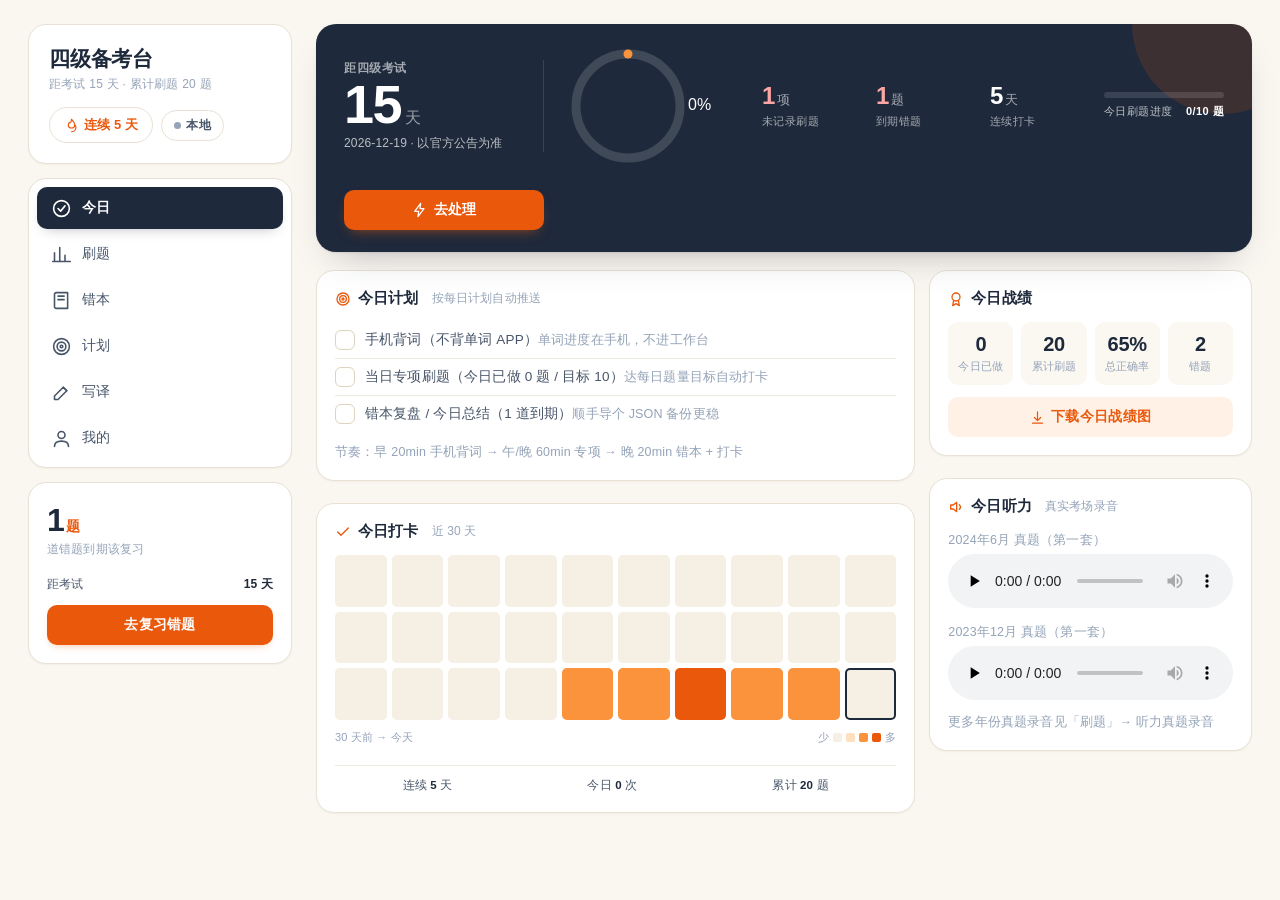
<file: index.html>
<!DOCTYPE html>
<html lang="zh-CN">
<head>
<meta charset="UTF-8">
<meta content="width=device-width, initial-scale=1.0, viewport-fit=cover" name="viewport">
<meta name="theme-color" content="#FAF6F0">
<title>四级备考台</title>
<!-- 四级备考台 · 独立部署版：单文件、零外链、离线可用；数据存本机浏览器，可用导出/导入 JSON 跨设备迁移 -->
<style>

/* ============== 设计系统 ==============
   三档卡片：primary(主卡/深阴影+左侧主色条) / default(信息卡/细边) / soft(提示卡/无边框)
   间距节奏：section 24 / card 12 / inline 6-10
   圆角：12 / 16 / 20 / 24 四档
   配色：橙色只用在 CTA、active 状态、关键强调；标题与数字走深色系 */
:root{
  --orange:#EA580C;       /* 主色：橙红（比 F97316 更克制，仅 CTA/active/重点） */
  --orange-soft:#FFF1E6;  /* 主色底：浅暖 */
  --orange-line:#FFD9B8;  /* 主色线：暖橙 */
  --ink:#1E293B;          /* 主文本：近黑 */
  --ink-2:#475569;        /* 次文本：暖深灰 */
  --muted:#94A3B8;        /* 元信息：暖灰 */
  --line:#E8E1D4;         /* 细边框：暖米灰 */
  --line-soft:#EFEAE0;    /* 极细分隔线 */
  --bg:#FAF6F0;           /* 页面背景：暖白单色 */
  --card:#FFFFFF;
  --green:#16A34A; --green-soft:#F0FDF4;
  --red:#DC2626; --red-soft:#FEF2F2;
  --amber:#D97706; --amber-soft:#FEF3C7;
  --blue:#2563EB; --blue-soft:#EFF6FF;
  --purple:#9333EA; --purple-soft:#FAF5FF;
  --shadow-sm:0 1px 2px rgba(30,41,59,.04);
  --shadow:0 1px 2px rgba(30,41,59,.04),0 8px 20px -12px rgba(30,41,59,.10);
  --shadow-lg:0 1px 2px rgba(30,41,59,.04),0 18px 36px -20px rgba(234,88,12,.20);
}
::selection{background:#FFD9B8;color:#7C2D12}
*{margin:0;padding:0;box-sizing:border-box;-webkit-tap-highlight-color:transparent}
html{font-size:16px}
body{
  font-family:-apple-system,BlinkMacSystemFont,"PingFang SC","Microsoft YaHei",sans-serif;
  background:var(--bg);
  color:var(--ink);min-height:100dvh;
  font-variant-numeric:tabular-nums;
  -webkit-font-smoothing:antialiased;text-rendering:optimizeLegibility;
  letter-spacing:.01em;
}
button{font-family:inherit;cursor:pointer;border:none;background:none}
button:focus-visible,input:focus-visible,select:focus-visible,textarea:focus-visible,[tabindex]:focus-visible{outline:2px solid rgba(234,88,12,.4);outline-offset:2px;border-radius:8px}
input,select,textarea{font-family:inherit;font-size:14px}
svg{display:inline-block;vertical-align:middle}

/* ============== 顶部 App 容器 ============== */
.app{max-width:1080px;margin:0 auto;padding:0 16px calc(96px + env(safe-area-inset-bottom))}
header{display:flex;align-items:center;justify-content:space-between;padding:18px 2px 14px}
.brand{font-size:19px;font-weight:800;letter-spacing:-.01em;color:var(--ink)}
.brand small{display:block;font-size:12px;color:var(--muted);font-weight:500;margin-top:3px;letter-spacing:.02em}
.streak{display:flex;align-items:center;gap:5px;background:#fff;border:1px solid var(--line);border-radius:999px;padding:6px 14px;font-weight:700;color:var(--orange);font-size:13px}
.streak.off{color:var(--muted)}
.streak svg{width:15px;height:15px}

/* ============== 导航 ============== */
.tabbar{
  position:fixed;left:0;right:0;bottom:0;z-index:40;
  display:flex;background:#fff;border-top:1px solid var(--line);
  padding-bottom:env(safe-area-inset-bottom);
}
.tabbar button{
  flex:1;display:flex;flex-direction:column;align-items:center;gap:3px;
  padding:9px 0 8px;color:var(--muted);font-size:11px;min-height:56px;
  position:relative;transition:color .15s ease;
}
.tabbar button svg{width:21px;height:21px;stroke-width:1.8}
.tabbar button.on{color:var(--orange);font-weight:700}
.tabbar button.on::before{content:'';position:absolute;top:0;left:50%;transform:translateX(-50%);width:24px;height:2.5px;background:var(--orange);border-radius:0 0 3px 3px}

/* ============== 卡片系统（三档） ============== */
.card{background:var(--card);border:1px solid var(--line);border-radius:18px;padding:18px;box-shadow:var(--shadow-sm);margin-bottom:8px}
.card h3,.card-primary h3{font-size:15px;font-weight:700;color:var(--ink);margin-bottom:14px;display:flex;align-items:center;gap:7px;letter-spacing:.01em}
.card h3 svg,.card-primary h3 svg{width:16px;height:16px;flex:none;color:var(--orange);stroke-width:2}
.card h3 .sub{font-size:12px;font-weight:500;color:var(--muted);margin-left:6px}

/* L1 主卡：左侧 3px 主色条 + 更大阴影，承载主要模块 */
.card-primary{
  background:#fff;border:1px solid var(--line);
  border-left:3px solid var(--orange);
  border-radius:18px;padding:18px 20px;
  box-shadow:var(--shadow);
  margin-bottom:8px;position:relative;
}
/* L2 信息卡：默认样式 */
.card{}
/* L3 提示卡：米色无边框，用于次要/提示性内容 */
.card-soft{background:#FBF7F1;border:1px dashed #ECE2D2;border-radius:14px;padding:14px 16px;margin-bottom:12px}
.card-soft h3{font-size:13px;font-weight:700;color:var(--ink-2);margin-bottom:8px}

/* ============== section 分组（解决"组合在一起没设计感"的核心） ============== */
.section{margin-bottom:24px}
.section:last-child{margin-bottom:0}
.section-head{display:flex;align-items:baseline;justify-content:space-between;margin-bottom:10px;padding:0 2px}
.section-head h4{font-size:13px;font-weight:700;color:var(--ink);letter-spacing:.02em;display:flex;align-items:center;gap:6px}
.section-head h4::before{content:'';width:3px;height:13px;background:var(--orange);border-radius:2px;display:inline-block}
.section-head .meta{font-size:12px;color:var(--muted)}

/* ============== 通用原子 ============== */
.muted{color:var(--muted);font-size:12.5px;line-height:1.6}
.muted-2{color:var(--ink-2);font-size:13px;line-height:1.6}
.row{display:flex;gap:10px;align-items:center}
.grow{flex:1}
.all-clear{padding:18px 8px;text-align:center;color:var(--green);font-weight:700;font-size:13px;display:flex;align-items:center;justify-content:center;gap:6px}
.all-clear svg{width:16px;height:16px}

/* ============== 按钮 ============== */
.btn{
  display:inline-flex;align-items:center;justify-content:center;gap:6px;
  min-height:40px;padding:0 18px;border-radius:10px;font-size:14px;font-weight:600;
  background:var(--orange);color:#fff;
  box-shadow:0 4px 10px -5px rgba(234,88,12,.45);
  transition:transform .12s ease,box-shadow .12s ease,background .12s ease;
  letter-spacing:.02em;
}
.btn.ghost{background:var(--orange-soft);color:var(--orange);box-shadow:none}
.btn.gray{background:#F1F5F9;color:var(--ink-2);box-shadow:none}
.btn.line{background:#fff;color:var(--ink);box-shadow:none;border:1px solid var(--line)}
.btn.red{background:var(--red);box-shadow:none}
.btn.green{background:var(--green);box-shadow:none}
.btn.amber{background:var(--amber);box-shadow:none}
@media(hover:hover){
  .btn:not(:disabled):hover{transform:translateY(-1px);box-shadow:0 8px 16px -8px rgba(234,88,12,.55)}
  .btn.ghost:not(:disabled):hover{background:#FFE5D0}
  .btn.gray:not(:disabled):hover{background:#E2E8F0}
  .btn.line:not(:disabled):hover{border-color:#C8B89E;background:#FBF7F1}
  .btn:not(:disabled):active{transform:translateY(0)}
}
.btn.sm{min-height:32px;padding:0 12px;font-size:12.5px;border-radius:8px}
.btn:disabled{opacity:.4;cursor:not-allowed;filter:saturate(.5)}
.btn.block{width:100%}

/* ============== 今天要处理 / 任务清单 ============== */
.todo-item{
  display:flex;align-items:center;gap:10px;padding:11px 12px;border-radius:10px;
  background:#FBF7F1;border:1px solid transparent;margin-bottom:8px;
  transition:background .12s ease;
}
.todo-item:last-child{margin-bottom:0}
.todo-item.urgent{background:#FEF2F2;border-color:#FECACA}
.todo-item .txt{flex:1;font-size:13.5px;line-height:1.5;color:var(--ink-2)}
.todo-item .txt b{font-size:14px;color:var(--ink);font-weight:700}
.todo-item.urgent .txt{color:var(--red)}
.todo-item.urgent .txt b{color:var(--red)}
.task-line{display:flex;align-items:center;gap:10px;padding:8px 0;font-size:13.5px;color:var(--ink-2)}
.task-line+.task-line{border-top:1px solid var(--line-soft)}
.task-line .box{width:20px;height:20px;border-radius:6px;border:1.5px solid #DDD3BE;display:flex;align-items:center;justify-content:center;flex:none;background:#fff}
.task-line .box svg{width:12px;height:12px}
.task-line.done .box{background:var(--green);border-color:var(--green);color:#fff}
.task-line.done span:last-child{color:var(--muted);text-decoration:line-through;text-decoration-color:#CBD5E1}

/* ============== 复习计划 ============== */
.plan-card .pp-bar{display:flex;gap:6px;margin:2px 0 14px}
.pp-seg{flex:1;min-width:0}
.pp-track{height:10px;border-radius:6px;background:#EFEAE0;overflow:hidden}
.pp-fill{height:100%;border-radius:6px;transition:width .3s ease}
.pp-cap{display:flex;align-items:center;gap:5px;margin-top:8px;font-size:12px;color:var(--muted);white-space:nowrap;overflow:hidden;text-overflow:ellipsis}
.pp-cap b{display:inline-flex;width:18px;height:18px;border-radius:50%;background:#EFEAE0;color:var(--ink-2);align-items:center;justify-content:center;font-size:11px;font-weight:700;flex:none}
.pp-cap.on{color:var(--orange);font-weight:700}
.pp-cap.on b{background:var(--orange);color:#fff}
.pp-now{font-size:13px;color:var(--ink-2);background:#FBF7F1;border-radius:10px;padding:10px 12px;margin-bottom:2px;line-height:1.6}
.pp-now b{color:var(--ink);font-weight:700}
.plan-focus{list-style:none;display:flex;flex-direction:column;gap:9px;margin-top:2px}
.plan-focus li{position:relative;padding-left:18px;font-size:13.5px;line-height:1.55;color:var(--ink-2)}
.plan-focus li::before{content:'';position:absolute;left:4px;top:8px;width:6px;height:6px;border-radius:50%;background:var(--orange)}
.auto{font-style:normal;font-size:10.5px;font-weight:700;color:var(--green);background:var(--green-soft);border-radius:5px;padding:1px 6px;margin-left:6px;vertical-align:middle}

/* ============== 写译 / 阅读 / 技巧 模块 ============== */
.tabbar{overflow-x:auto;-webkit-overflow-scrolling:touch}
.tabbar button{flex:none;min-width:62px}
.wl-prompt{display:flex;align-items:center;gap:10px;padding:11px 0;border-top:1px solid var(--line-soft)}
.wl-prompt:first-child{border-top:none}
.wl-prompt .grow{display:flex;flex-direction:column;gap:3px;min-width:0}
.wl-item{padding:12px 0;border-top:1px solid var(--line-soft)}
.wl-item:first-child{border-top:none}
.wl-item .q{font-size:13.5px;color:var(--ink);margin:4px 0;line-height:1.5}
.wl-item .a{font-size:13px;color:var(--ink-2);line-height:1.55;white-space:pre-wrap}
.skill-grid{display:grid;grid-template-columns:1fr 1fr;gap:8px}
.skill-card{background:#fff;border:1px solid var(--line);border-radius:14px;padding:14px}
.skill-card.ok{border-color:var(--green);background:var(--green-soft)}
.skill-card h3{font-size:14px;font-weight:700;color:var(--ink);margin:0}
.skill-sub{font-size:11px;font-weight:700;color:var(--muted);margin:10px 0 4px;letter-spacing:.04em}
@media(max-width:680px){.skill-grid{grid-template-columns:1fr}}

/* ============== 环形进度 ============== */
.ring-wrap{display:flex;align-items:center;gap:16px}
.ring{position:relative;width:96px;height:96px;flex:none}
.ring svg{transform:rotate(-90deg)}
.ring .num{position:absolute;inset:0;display:flex;flex-direction:column;align-items:center;justify-content:center}
.ring .num b{font-size:26px;line-height:1;color:var(--ink);font-weight:800;letter-spacing:-.02em}
.ring .num span{font-size:11px;color:var(--muted);margin-top:3px}

/* ============== 打卡日历 ============== */
.cal{display:grid;grid-template-columns:repeat(7,1fr);gap:5px}
.cal-wd{text-align:center;font-size:10px;color:var(--muted);padding-bottom:4px;font-weight:600;letter-spacing:.04em}
.cal-day{aspect-ratio:1;display:flex;align-items:center;justify-content:center;border-radius:7px;background:#F5EFE4;color:#C8B89E;font-size:12px;font-weight:600;position:relative}
.cal-day.l1{background:#FFE0BE;color:#9A3412}
.cal-day.l2{background:#FB923C;color:#fff}
.cal-day.l3{background:#EA580C;color:#fff}
.cal-day.today{box-shadow:inset 0 0 0 2px var(--ink);font-weight:800;color:var(--ink)}
.cal-day.l1.today,.cal-day.l2.today,.cal-day.l3.today{color:inherit}
.cal-day.has::after{content:'';position:absolute;bottom:2px;left:50%;transform:translateX(-50%);width:3px;height:3px;border-radius:50%;background:var(--orange)}
.cal-stats{margin-top:18px;font-size:12px;color:var(--muted);text-align:center;line-height:1.7}
.cal-mini-stats{display:flex;justify-content:space-around;font-size:11.5px;color:var(--ink-2);margin-top:20px;padding-top:10px;border-top:1px solid var(--line-soft);line-height:1.6}
.cal-mini-stats b{color:var(--ink);font-weight:700}
.cal-streak{font-size:12px;color:var(--muted);margin-bottom:36px;text-align:center;line-height:1.6}
.cal-streak b{color:var(--ink);font-weight:700;font-size:14px}
.cal-toggle{width:100%;min-height:32px;margin-top:10px;font-size:12px;color:var(--ink-2);font-weight:600;border-radius:8px}
.cal-toggle:hover{background:#F5EFE4}

/* ============== 倒计时（Hero 内的核心数据） ============== */
.cd-num{font-size:54px;font-weight:800;line-height:1;color:var(--ink);letter-spacing:-.03em;font-variant-numeric:tabular-nums}
.cd-num span{font-size:16px;font-weight:500;color:var(--muted);margin-left:4px;letter-spacing:0}
.cd-label{font-size:12px;color:var(--muted);font-weight:600;letter-spacing:.05em;text-transform:uppercase}
.cd-date{font-size:12px;color:var(--ink-2);margin-top:4px}

/* ============== 进度条 ============== */
.bar{height:6px;border-radius:99px;background:#F1EADC;overflow:hidden}
.bar i{display:block;height:100%;background:linear-gradient(90deg,#FB923C,var(--orange));border-radius:99px;transition:width .3s ease}
.bar.dark i{background:var(--ink)}

/* ============== PC 端补充 ============== */
.hero{display:none}
.pc-only{display:none}
.week{display:flex;align-items:flex-end;gap:8px;height:159px}
.wcol{flex:1;display:flex;flex-direction:column;align-items:center;justify-content:flex-end;gap:4px;height:100%}
.wnum{font-size:11px;color:var(--ink-2);min-height:14px;font-weight:600}
.wnum.empty{color:#C8B89E}
.wbar{width:100%;max-width:20px;border-radius:4px 4px 2px 2px;background:#F1EADC;min-height:4px;flex:0 0 auto}
.wbar.hot{background:linear-gradient(180deg,#FB923C,var(--orange))}
.wbar.today{box-shadow:inset 0 0 0 2px var(--ink)}
.wlab{font-size:10px;color:var(--muted);font-weight:600;letter-spacing:.04em}
.wlab.today{color:var(--ink);font-weight:700}
.cause-row{display:flex;align-items:center;gap:10px;padding:7px 0;font-size:12.5px}
.cause-row+.cause-row{border-top:1px solid var(--line-soft)}
.cause-row .nm{width:60px;flex:none;color:var(--ink-2);font-weight:500}
.cause-row .bar{flex:1;height:6px;border-radius:99px;background:#F1EADC;overflow:hidden}
.cause-row .bar i{display:block;height:100%;border-radius:99px;background:linear-gradient(90deg,#FB923C,var(--orange))}
.cause-row b{width:30px;flex:none;text-align:right;font-weight:700;color:var(--ink)}
.guide-row{display:flex;gap:10px;padding:9px 0;font-size:13px;line-height:1.6;align-items:flex-start;color:var(--ink-2)}
.guide-row+.guide-row{border-top:1px solid var(--line-soft)}
.guide-row:last-child{padding-bottom:0}
.guide-row .chip-n{flex:none;font-weight:700;color:#fff;background:var(--orange);border-radius:6px;padding:2px 8px;font-size:11px;margin-top:1px;letter-spacing:.04em;min-width:42px;text-align:center}
.guide-row .chip-n.dim{background:#94A3B8}
.lv-bar{display:flex;height:12px;border-radius:99px;overflow:hidden;background:#F1EADC;margin:6px 0 10px}
.lv-bar i{display:block;height:100%;transition:width .3s ease}
.lv-legend{display:flex;flex-wrap:wrap;gap:8px 14px;font-size:11.5px;color:var(--muted)}
.lv-legend span{display:flex;align-items:center;gap:5px}
.lv-legend i{width:9px;height:9px;border-radius:2px;flex:none}
.lv-legend b{color:var(--ink);font-weight:700}

/* ============== 横幅 ============== */
.banner{
  display:flex;gap:10px;align-items:center;background:var(--amber-soft);border:1px solid #FDE68A;
  color:#92400E;border-radius:12px;padding:11px 14px;margin-bottom:12px;font-size:12.5px;line-height:1.55;
}
.banner .grow{flex:1}
.banner .x{margin-left:6px;color:#92400E;font-size:18px;padding:4px 8px;opacity:.6;line-height:1}
.banner .x:hover{opacity:1}

/* ============== 表单 ============== */
.field{margin-bottom:10px}
.field label{display:block;font-size:12px;color:var(--muted);margin-bottom:5px;font-weight:600;letter-spacing:.02em}
.field input,.field select,.field textarea{
  width:100%;min-height:40px;border:1.5px solid var(--line);border-radius:10px;padding:9px 12px;background:#fff;color:var(--ink);
  transition:border-color .12s ease,box-shadow .12s ease;
}
.field input:focus,.field select:focus,.field textarea:focus{border-color:var(--orange);outline:none;box-shadow:0 0 0 3px rgba(234,88,12,.1)}
.field textarea{min-height:72px;resize:vertical;line-height:1.5}
.form-grid{display:grid;grid-template-columns:1fr 1fr;gap:10px}

/* ============== 记录列表 ============== */
.log-item{display:flex;align-items:center;gap:10px;padding:10px 0;font-size:13px}
.log-item+.log-item{border-top:1px solid var(--line-soft)}
.log-item .del{margin-left:auto;opacity:0;transition:opacity .15s ease}
.log-item:hover .del{opacity:1}
.tag{flex:none;font-size:11px;padding:2px 8px;border-radius:5px;font-weight:600;letter-spacing:.02em}
.tag.listening{background:#FFEDD5;color:#C2410C}
.tag.reading{background:#DBEAFE;color:#1D4ED8}
.tag.writing{background:#DCFCE7;color:#15803D}
.tag.translating{background:#F3E8FF;color:#7E22CE}
.del{color:var(--muted);padding:8px;min-width:36px;min-height:36px;font-size:16px;line-height:1}
.del:hover{color:var(--red)}

/* ============== 错本 ============== */
.err-item{border:1px solid var(--line);border-radius:12px;padding:12px 14px;margin-bottom:10px;background:#fff;transition:border-color .12s ease}
.err-item.due{border-color:#FCA5A5;background:#FFF8F8}
.err-item.due-strong{border-left:3px solid var(--red);background:#FFF8F8}
.err-item .q{font-size:13.5px;line-height:1.55;margin:8px 0 4px;color:var(--ink);font-weight:500}
.err-item .a{font-size:12.5px;color:var(--muted);line-height:1.55}
.badge{display:inline-block;font-size:10.5px;padding:2px 7px;border-radius:5px;background:#F1F5F9;color:var(--ink-2);margin-right:4px;font-weight:600;letter-spacing:.02em}
.badge.red{background:#FEE2E2;color:var(--red)}
.badge.orange{background:#FFEDD5;color:#C2410C}
.badge.gray{background:#F1F5F9;color:var(--ink-2)}
.filter-row{display:flex;gap:8px;margin-bottom:12px}
.filter-row select{flex:1;min-height:36px;border:1.5px solid var(--line);border-radius:8px;padding:6px 10px;background:#fff;font-size:12.5px}

/* ============== 生词本 ============== */
.vocab-item{display:flex;align-items:center;gap:10px;padding:10px 0}
.vocab-item+.vocab-item{border-top:1px solid var(--line-soft)}
.vocab-item .w{font-weight:700;font-size:15px;color:var(--ink);letter-spacing:.01em}
.vocab-item .ph{color:var(--muted);font-size:12.5px;margin-left:4px}
.vocab-item .d{font-size:12.5px;color:var(--ink-2);margin-top:2px;line-height:1.5}
.vocab-item .actions{margin-left:auto;display:flex;gap:4px;align-items:center}
.vocab-item .speak{color:var(--muted);padding:6px;border-radius:6px}
.vocab-item .speak:hover{color:var(--orange);background:var(--orange-soft)}

/* ============== 翻卡 overlay ============== */
.deck-mask{
  position:fixed;inset:0;z-index:60;background:var(--bg);display:none;
  flex-direction:column;min-height:100dvh;
}
.deck-mask.show{display:flex}
.deck-top{display:flex;align-items:center;justify-content:space-between;padding:14px 18px;border-bottom:1px solid var(--line);background:#fff}
.deck-top .prog{font-weight:700;color:var(--orange);font-size:13px;background:var(--orange-soft);padding:4px 12px;border-radius:99px}
.deck-close{font-size:13px;color:var(--ink-2);padding:8px 12px;min-width:44px;min-height:44px;border-radius:8px;font-weight:600}
.deck-close:hover{background:#F1EADC}
.flip-zone{flex:1;display:flex;align-items:center;justify-content:center;padding:0 24px;perspective:1200px}
.flip{width:100%;max-width:420px;height:min(56dvh,420px);position:relative;transform-style:preserve-3d;transition:transform .25s ease-out;cursor:pointer}
.flip.flipped{transform:rotateY(180deg)}
.face{
  position:absolute;inset:0;backface-visibility:hidden;-webkit-backface-visibility:hidden;
  background:#fff;border-radius:24px;box-shadow:0 1px 2px rgba(30,41,59,.04),0 20px 50px -20px rgba(30,41,59,.18);
  display:flex;flex-direction:column;align-items:center;justify-content:center;padding:32px 28px;text-align:center;
}
.face.back{transform:rotateY(180deg)}
.face .word{font-size:46px;font-weight:800;letter-spacing:-.02em;line-height:1.1;word-break:break-word;color:var(--ink)}
.face .phonetic{font-size:18px;color:var(--muted);margin-top:14px;letter-spacing:.02em}
.face .hint{position:absolute;bottom:22px;font-size:12px;color:#B7A98F;font-weight:500}
.face .pos{font-size:14px;color:var(--orange);font-weight:700;margin-bottom:10px;background:var(--orange-soft);padding:3px 10px;border-radius:6px;letter-spacing:.04em}
.face .def{font-size:24px;font-weight:700;line-height:1.4;color:var(--ink);letter-spacing:-.01em}
.face .coll{font-size:14px;color:var(--ink-2);margin-top:14px;line-height:1.5}
.face .eg{font-size:15px;margin-top:16px;line-height:1.65;color:var(--ink-2)}
.face .egcn{font-size:12.5px;color:var(--muted);margin-top:6px;line-height:1.5}
.speak-btn{margin-top:14px;width:44px;height:44px;border-radius:50%;background:var(--orange-soft);color:var(--orange);display:flex;align-items:center;justify-content:center;transition:transform .15s ease,background .15s ease}
.speak-btn:hover{background:#FFE0BE;transform:scale(1.05)}
.speak-btn svg{width:20px;height:20px}
.deck-actions{display:flex;gap:12px;padding:16px 20px calc(20px + env(safe-area-inset-bottom));background:#fff;border-top:1px solid var(--line)}
.deck-actions .btn{flex:1;height:54px;font-size:15px;border-radius:14px}

/* 清零庆祝 */
.finish-wrap{flex:1;display:flex;flex-direction:column;align-items:center;justify-content:center;padding:30px;text-align:center}
.stamp{
  border:3px solid var(--orange);color:var(--orange);padding:10px 24px;border-radius:14px;
  font-size:28px;font-weight:800;transform:rotate(-6deg);animation:stampIn .35s ease-out;letter-spacing:.05em;
  background:#fff;
}
@keyframes stampIn{0%{transform:rotate(-6deg) scale(2.2);opacity:0}100%{transform:rotate(-6deg) scale(1);opacity:1}}
.confetti{position:fixed;top:-20px;width:9px;height:15px;z-index:99;border-radius:2px;animation:fall 1.9s ease-in forwards;pointer-events:none}
@keyframes fall{to{transform:translateY(108dvh) rotate(640deg);opacity:.85}}

/* ============== 自测 ============== */
.quiz-opt{
  display:block;width:100%;text-align:left;min-height:48px;padding:12px 16px;margin-bottom:8px;
  border:1.5px solid var(--line);border-radius:12px;background:#fff;font-size:14px;color:var(--ink);
  transition:border-color .12s ease,background .12s ease;
}
.quiz-opt:hover:not(:disabled){border-color:var(--orange);background:#FFFAF5}
.quiz-opt.right{border-color:var(--green);background:var(--green-soft);color:var(--green);font-weight:700}
.quiz-opt.wrong{border-color:var(--red);background:var(--red-soft);color:var(--red)}
.quiz-opt:disabled{cursor:default}
.score-big{font-size:54px;font-weight:800;color:var(--ink);text-align:center;line-height:1.1;letter-spacing:-.03em}

/* ============== 拼写检测 ============== */
.spell-answer{min-height:50px;letter-spacing:8px;font-size:26px;font-weight:800;text-align:center;border-bottom:2px dashed #D4C8B0;margin:0 6px 14px;color:var(--ink);padding-left:8px}
.spell-answer.right{color:var(--green);border-color:var(--green)}
.spell-answer.wrong{color:var(--red);border-color:var(--red)}
.spell-tiles{display:flex;flex-wrap:wrap;gap:8px;justify-content:center;padding:0 4px}
.tile{width:40px;height:48px;border-radius:10px;background:var(--orange-soft);color:var(--orange);font-size:18px;font-weight:700;display:flex;align-items:center;justify-content:center;transition:transform .12s ease,background .12s ease}
.tile:hover:not(.used){background:#FFE0BE;transform:translateY(-1px)}
.tile.used{opacity:.22;pointer-events:none}
.spell-correct{text-align:center;color:var(--red);font-size:13px;margin-top:12px}

/* ============== 选词填空 ============== */
.bank{display:flex;flex-wrap:wrap;gap:8px;margin-bottom:14px}
.chip{min-height:36px;padding:5px 14px;border-radius:99px;background:var(--orange-soft);color:var(--orange);font-weight:600;font-size:13px;letter-spacing:.01em;transition:background .12s ease,transform .12s ease}
.chip:hover:not(.used){background:#FFE0BE}
.chip.sel{outline:2px solid var(--orange);background:#FFE0BE}
.chip.used{opacity:.22;pointer-events:none}
.cloze-item{padding:11px 0}
.cloze-item+.cloze-item{border-top:1px solid var(--line-soft)}
.cloze-sent{font-size:14px;line-height:1.9}
.cloze-cn{font-size:12.5px;color:var(--muted);margin-top:2px}
.blank{min-width:74px;min-height:34px;border:none;border-bottom:2px solid var(--orange);background:var(--orange-soft);color:var(--orange);font-weight:700;font-size:14px;border-radius:8px 8px 0 0;padding:2px 10px;margin:0 2px;letter-spacing:.01em}
.blank.right{border-bottom-color:var(--green);color:var(--green);background:var(--green-soft)}
.blank.wrong{border-bottom-color:var(--red);color:var(--red);background:var(--red-soft)}
.cloze-answer{font-size:11.5px;color:var(--green);margin-left:6px;font-weight:600}

/* ============== 图表 ============== */
.chart-box{overflow-x:auto}
.legend{display:flex;flex-wrap:wrap;gap:12px;font-size:11.5px;color:var(--ink-2);margin-top:10px}
.legend i{width:10px;height:10px;border-radius:2px;display:inline-block;margin-right:4px}

/* ============== 数据概览 ============== */
.stat-grid{display:grid;grid-template-columns:repeat(4,1fr);gap:8px;text-align:center}
.stat-grid .cell{background:#FBF7F1;border-radius:10px;padding:11px 4px}
.stat-grid b{display:block;font-size:20px;color:var(--ink);font-weight:800;letter-spacing:-.01em}
.stat-grid span{font-size:11px;color:var(--muted);margin-top:2px;letter-spacing:.02em}
.me-list .btn{margin-bottom:8px}
details.struct summary{min-height:40px;display:flex;align-items:center;font-weight:600;cursor:pointer;font-size:14px;color:var(--ink);list-style:none}
details.struct summary::-webkit-details-marker{display:none}
details.struct summary::before{content:'▸';color:var(--muted);font-size:11px;margin-right:8px;transition:transform .15s ease;display:inline-block}
details.struct[open] summary::before{transform:rotate(90deg)}
table.struct-tbl{width:100%;border-collapse:collapse;font-size:12.5px;margin-top:10px}
table.struct-tbl th,table.struct-tbl td{border:1px solid var(--line);padding:7px 9px;text-align:left}
table.struct-tbl th{background:#FBF7F1;font-weight:600;color:var(--ink)}
table.struct-tbl td{color:var(--ink-2)}

/* ============== 弹窗 ============== */
.modal-mask{position:fixed;inset:0;z-index:80;background:rgba(30,41,59,.5);display:none;align-items:center;justify-content:center;padding:20px;backdrop-filter:blur(4px)}
.modal-mask.show{display:flex}
.modal{background:#fff;border-radius:18px;padding:22px 22px 18px;width:100%;max-width:400px;max-height:86dvh;overflow:auto;box-shadow:0 20px 60px -20px rgba(30,41,59,.3)}
.modal h3{margin-bottom:12px;font-size:16px}
.modal img{width:100%;border-radius:12px;border:1px solid var(--line)}

/* ============== Toast ============== */
.toast{
  position:fixed;left:50%;bottom:110px;transform:translateX(-50%);z-index:100;
  background:var(--ink);color:#fff;padding:10px 18px;border-radius:99px;font-size:13px;
  opacity:0;pointer-events:none;transition:opacity .2s;max-width:86vw;text-align:center;
  box-shadow:0 8px 24px -8px rgba(30,41,59,.4);
}
.toast.show{opacity:.95}

.hidden{display:none!important}

/* ============== 手机微调 ============== */
@media (max-width:767px){
  .btn.sm,.cal-toggle,.banner .x,.chip,.blank{min-height:40px}
  .banner .x{min-width:40px;padding:0}
  .chip{padding:6px 14px}
}

/* ============== 平板：顶部胶囊导航 + 今日双栏 ============== */
@media (min-width:768px){
  .app{padding-bottom:48px}
  .tabbar{
    position:static;border-top:none;background:transparent;justify-content:center;gap:8px;
    padding:0 0 20px;
  }
  .tabbar button{
    flex:none;flex-direction:row;gap:8px;padding:9px 20px;border-radius:99px;min-height:42px;
    background:#fff;box-shadow:var(--shadow-sm);font-size:13px;border:1px solid var(--line);
  }
  .tabbar button.on{background:var(--ink);color:#fff;border-color:var(--ink)}
  .tabbar button.on::before{display:none}
  .tabbar button:hover:not(.on){background:#FBF7F1}
  /* ≥768：today-grid 双列对齐，两列等高，卡内 card-stretch 限制性撑高避免大空白 */
  .today-grid{display:grid;grid-template-columns:1.3fr .7fr;gap:14px;align-items:stretch}
  .today-grid .sub{display:flex;flex-direction:column;gap:14px;height:100%}
  .flip{max-width:480px}
}

/* <1024：移动端 .side 整列隐藏；hero 改紧凑横排两行（信息柱+CTA 一行，数据带一行），大字倒计时 */
@media (max-width:1023px){
  .side{display:none}
  /* mobile hero：grid 单列 + 深色背景，环绝对定位到右上角不影响行高，文字内边距避让 */
  .hero{display:grid;grid-template-columns:1fr;gap:10px;padding:14px 18px 14px 18px;border-radius:18px;margin-bottom:14px;background:#1E293B;color:#fff;box-shadow:0 1px 2px rgba(0,0,0,.08),0 18px 36px -20px rgba(30,41,59,.35);position:relative;min-height:80px}
  .hero-l{flex:none;min-width:0;padding-right:140px;padding-bottom:8px;border-right:none;display:flex;align-items:baseline;flex-wrap:wrap;gap:0}
  .hero-l .cd-label{font-size:12px;color:rgba(255,255,255,.6);font-weight:600;letter-spacing:.05em;display:inline;margin-right:4px}
  .hero-l .cd-num{font-size:54px;line-height:1;letter-spacing:-.03em;color:#fff;display:inline-block;margin:0 4px 0 0}
  .hero-l .cd-num span{font-size:14px;color:rgba(255,255,255,.6);margin-left:2px}
  .hero-l .cd-date{font-size:12px;color:rgba(255,255,255,.55);display:inline;margin-left:0}
  .hero-r{display:flex;align-items:center;gap:12px;flex-wrap:wrap;padding-right:0}
  .hero-stat{min-width:0}
  .hero-stat b{font-size:20px}
  .hero-stat b i{font-size:12px}
  .hero-stat span{font-size:11px}
  .hero-prog{display:none}
  .hero-btn,.hero-done{flex:none;font-size:14px;padding:0 16px;min-height:38px;white-space:nowrap;margin-top:6px;justify-self:start;width:auto}
  /* mobile 词库进度大环绝对定位到右上角，不影响 flex 行高 */
  .hero-ring{position:absolute;top:14px;right:14px;width:120px;height:120px;flex:none;display:flex;align-items:center;justify-content:center;margin-left:0}
  .hero-ring svg{position:absolute;inset:0}
  .hero-ring span{font-size:22px;font-weight:800;color:#fff;letter-spacing:-.02em}
  .ring-wrap{flex-direction:column;align-items:center;text-align:center;gap:10px}
  .ring{width:76px;height:76px}
  .ring svg{width:76px;height:76px}
  .ring .num b{font-size:20px}
  .cd-num{font-size:20px!important}
  .cd-num span{font-size:14px!important}
}

/* ============== 中等屏：分栏 ============== */
@media (min-width:900px){
  .quiz-grid{display:grid;grid-template-columns:1fr 1fr;gap:14px;align-items:start;
    grid-template-areas:"a b" "chart chart" "c d" "f e"}
  .quiz-grid>.card{margin-bottom:0}
  .qz-a{grid-area:a}.qz-b{grid-area:b}.qz-chart{grid-area:chart}
  .qz-c{grid-area:c}.qz-d{grid-area:d}.qz-e{grid-area:e}.qz-f{grid-area:f}
  .quiz-stage{max-width:740px;margin:4px auto 0}
  .book-grid{display:grid;grid-template-columns:.9fr 1.1fr;gap:14px;align-items:start}
  .book-grid .card{margin-bottom:0}
  .book-grid .sub{display:flex;flex-direction:column;gap:14px}
  .me-cols{display:grid;grid-template-columns:1.05fr .95fr;gap:14px;align-items:start}
  .me-cols .card{margin-bottom:0}
  .me-cols .sub{display:flex;flex-direction:column;gap:14px}
  .me-ov .stat-grid .cell{padding:14px 4px}
  .me-ov .stat-grid b{font-size:24px}
}

/* ============== 桌面：左侧边栏布局 ============== */
@media (min-width:1024px){
  .app{display:grid;grid-template-columns:264px minmax(0,1fr);gap:24px;max-width:1360px;padding:24px 28px 56px;align-items:start}
  .side{position:sticky;top:24px;display:flex;flex-direction:column;gap:14px}
  main{min-width:0}
  .today-grid{display:grid;grid-template-columns:1.3fr .7fr;gap:14px;align-items:start}
  .today-grid .sub{display:flex;flex-direction:column;gap:14px}
  header{flex-direction:column;align-items:stretch;gap:14px;padding:20px;background:#fff;border:1px solid var(--line);border-radius:18px;box-shadow:var(--shadow-sm)}
  .brand{font-size:21px}
  .streak{justify-content:center;padding:8px 14px}
  .tabbar{flex-direction:column;align-items:stretch;gap:4px;background:#fff;border:1px solid var(--line);border-radius:18px;padding:8px;box-shadow:var(--shadow-sm)}
  .tabbar button{justify-content:flex-start;gap:10px;width:100%;padding:10px 14px;min-height:42px;border-radius:10px;background:transparent;border:none;box-shadow:none;font-size:13.5px;color:var(--ink-2);font-weight:500;transition:background .12s ease,color .12s ease}
  .tabbar button:hover{background:#FBF7F1;color:var(--ink)}
  .tabbar button.on{background:var(--ink);color:#fff;box-shadow:0 6px 14px -8px rgba(30,41,59,.4);font-weight:600}
  .tabbar button.on::before{display:none}
  .tabbar button.on svg{stroke:#fff}
  .tabbar button svg{stroke-width:1.8}
  .toast{bottom:36px}
  .flip{max-width:480px;height:min(58dvh,440px)}
  .deck-top,.deck-actions{max-width:800px;width:100%;margin:0 auto}
  .deck-actions{gap:14px}
  /* PC 端补充 */
  .pc-only{display:block}
  .pc-hide{display:none}
  /* Hero：左深色信息柱 + 右数据带（彻底告别"大橙色块"） */
  .hero{display:grid;grid-template-columns:200px 1fr auto;align-items:center;gap:24px;background:#1E293B;color:#fff;border-radius:20px;padding:22px 28px;margin-bottom:18px;box-shadow:0 1px 2px rgba(0,0,0,.08),0 18px 36px -20px rgba(30,41,59,.35);position:relative;overflow:hidden}
  .hero::after{content:'';position:absolute;width:180px;height:180px;border-radius:50%;background:rgba(234,88,12,.15);right:-60px;top:-90px;pointer-events:none}
  .hero-l{padding-right:24px;border-right:1px solid rgba(255,255,255,.12);position:relative;z-index:1}
  .hero .cd-num{color:#fff}
  .hero .cd-num span{color:rgba(255,255,255,.55)}
  .hero .cd-label{color:rgba(255,255,255,.6)}
  .hero .cd-date{color:rgba(255,255,255,.7)}
  .hero-r{display:flex;align-items:center;gap:24px;flex:1;position:relative;z-index:1}
  .hero-stat{min-width:90px}
  .hero-stat b{font-size:24px;display:block;line-height:1.1;color:#fff;font-weight:800;letter-spacing:-.02em}
  .hero-stat b i{font-size:13px;font-style:normal;font-weight:500;color:rgba(255,255,255,.6);margin-left:2px}
  .hero-stat span{font-size:11px;color:rgba(255,255,255,.6);margin-top:4px;display:block;letter-spacing:.04em}
  .hero-prog{flex:1;min-width:120px}
  .hero-prog .bar{height:6px;border-radius:99px;background:rgba(255,255,255,.12);overflow:hidden}
  .hero-prog .bar i{display:block;height:100%;background:linear-gradient(90deg,#FB923C,var(--orange));border-radius:99px}
  .hero-prog .lab{display:flex;justify-content:space-between;font-size:11px;color:rgba(255,255,255,.7);margin-top:6px;letter-spacing:.04em}
  .hero-prog .lab b{color:#fff;font-weight:700}
  .hero-btn{background:var(--orange);color:#fff;flex:none;box-shadow:0 6px 14px -7px rgba(234,88,12,.7)}
  .hero-btn:hover{background:#F97316}
  .hero-done{display:flex;align-items:center;gap:8px;font-weight:600;font-size:13px;flex:none;color:rgba(255,255,255,.9);background:rgba(255,255,255,.1);padding:8px 14px;border-radius:10px}
  .hero-done svg{width:16px;height:16px;stroke:currentColor;color:#FB923C}
  /* 参考信息卡 PC 端强制展开 */
  details.struct>summary{pointer-events:none;cursor:default;min-height:0;font-size:14px;margin-bottom:10px;padding:0}
  details.struct>summary::before{display:none}
  /* 数据概览 6 格 */
  .me-ov .stat-grid{grid-template-columns:repeat(6,1fr)}
  /* 侧边栏今日待办 */
  .side-today .st-num{font-size:32px;font-weight:800;color:var(--ink);line-height:1.1;margin:2px 0 2px;letter-spacing:-.02em}
  .side-today .st-num b{color:var(--orange);font-size:14px;font-weight:600;margin-left:2px}
  .side-today .st-lab{font-size:12px;color:var(--muted);margin-bottom:12px;line-height:1.5}
  .side-today .btn{width:100%;margin-top:6px}
  .side-today .st-row{display:flex;justify-content:space-between;font-size:12px;color:var(--ink-2);padding:6px 0}
  .side-today .st-row b{color:var(--ink);font-weight:700}
  .side-today .st-row+.st-row{border-top:1px solid var(--line-soft)}
  .side-today .st-foot{margin-top:10px;padding-top:10px;border-top:1px solid var(--line-soft);font-size:11px;color:var(--muted);line-height:1.5}
}
@media (prefers-reduced-motion:reduce){
  .flip{transition:none}
  .confetti{display:none}
  .stamp{animation:none}
  .btn{transition:none}
  .bar i{transition:none}
}
/* 真题题库模块 */
.opt-list{display:flex;flex-direction:column;gap:10px;margin:14px 0}
.opt{display:block;width:100%;text-align:left;padding:14px 15px;border:1.6px solid var(--line);border-radius:12px;background:#fff;font-size:16px;line-height:1.5;color:var(--ink);cursor:pointer;transition:border-color .12s,background .12s}
.opt:hover:not(:disabled){border-color:var(--orange)}
.opt.sel{border-color:var(--orange);background:var(--orange-soft);font-weight:600}
.opt.ok{border-color:var(--green);background:#DCFCE7;color:#166534;font-weight:600}
.opt.no{border-color:var(--red);background:#FEE2E2;color:#991B1B;font-weight:600}
.opt:disabled{cursor:default}
.q-stem{font-size:16px;line-height:1.75;color:var(--ink);white-space:pre-line;margin:4px 0 2px}
.bank-fb{margin-top:14px;padding:12px 14px;border-radius:12px;font-size:14px;line-height:1.7}
.bank-fb.ok{background:#DCFCE7;color:#166534}
.bank-fb.no{background:#FEE2E2;color:#991B1B}
.bank-fb.ok .muted{color:#166534}
.bank-fb.no .muted{color:#7f1d1d}
.bank-audio{margin-bottom:12px}
/* 听力播放器 */
.bank-player{display:flex;align-items:center;gap:12px;background:var(--orange-soft);border:1px solid #FCD9B6;border-radius:14px;padding:12px;margin-bottom:14px}
.bank-player .ap-btn{flex:none;width:46px;height:46px;border-radius:50%;border:none;background:var(--orange);color:#fff;display:flex;align-items:center;justify-content:center;cursor:pointer;box-shadow:0 6px 14px -7px rgba(234,88,12,.7)}
.bank-player .ap-btn:hover{background:#F97316}
.bank-player .ap-btn svg{width:20px;height:20px;stroke:#fff}
.bank-player .ap-body{flex:1;min-width:0}
.bank-player .ap-bar{height:6px;border-radius:99px;background:#FCD9B6;overflow:hidden}
.bank-player .ap-fill{height:100%;width:0;background:var(--orange);border-radius:99px;transition:width .15s linear}
.bank-player .ap-ctrls{display:flex;align-items:center;gap:12px;margin-top:8px;flex-wrap:wrap}
.bank-player .ap-time{font-size:12px;color:var(--ink-2);font-variant-numeric:tabular-nums;flex:none}
.bank-player .ap-ctrl{display:flex;align-items:center;gap:6px;font-size:12px;color:var(--ink-2);flex:none}
.bank-player .ap-ctrl input[type=range]{width:72px;accent-color:var(--orange)}
.bank-player .ap-mini{flex:none;border:1px solid var(--line);background:#fff;border-radius:9px;padding:5px 10px;font-size:12px;color:var(--ink-2);cursor:pointer;display:flex;align-items:center;gap:4px}
.bank-player .ap-mini:hover{border-color:var(--orange);color:var(--orange)}
.bank-player .ap-mini svg{width:13px;height:13px}
.bank-player .ap-hint{font-size:11px;color:var(--muted);margin-top:6px;line-height:1.4}

/* ========== 本页补充：修正导航在移动端的可见性 + 同步状态 ========== */
@media (max-width:1023px){ .side{display:contents} .content{min-width:0} }
@media (min-width:1024px){ .content{min-width:0} }
.sync{display:flex;align-items:center;gap:5px;background:#fff;border:1px solid var(--line);border-radius:999px;padding:6px 12px;font-size:12px;font-weight:600;color:var(--ink-2);white-space:nowrap}
.sync i{width:7px;height:7px;border-radius:50%;background:var(--muted);flex:none}
.sync.ok i{background:var(--green)}
.sync.ing i{background:var(--amber);animation:pulse 1s infinite}
.sync.off i{background:var(--muted)}
@keyframes pulse{0%,100%{opacity:1}50%{opacity:.3}}
.hero-stat{cursor:pointer}
.hero-stat:hover b{color:#FB923C}
.heat{display:grid;grid-template-columns:repeat(10,1fr);gap:5px}
.heat i{aspect-ratio:1;border-radius:5px;background:#F5EFE4;display:block;position:relative}
.heat i.l1{background:#FFE0BE}
.heat i.l2{background:#FB923C}
.heat i.l3{background:#EA580C}
.heat i.today{box-shadow:inset 0 0 0 2px var(--ink)}
.heat-foot{display:flex;align-items:center;justify-content:space-between;margin-top:10px;font-size:11px;color:var(--muted)}
.heat-legend{display:flex;align-items:center;gap:4px}
.heat-legend i{width:9px;height:9px;border-radius:2px}
.sync-tbl{width:100%;border-collapse:collapse;font-size:11.5px;margin-top:10px}
.sync-tbl th,.sync-tbl td{border:1px solid var(--line);padding:5px 7px;text-align:left;white-space:nowrap;overflow:hidden;text-overflow:ellipsis;max-width:150px}
.sync-tbl th{background:#FBF7F1;font-weight:600;color:var(--ink)}
.sync-tbl td{color:var(--ink-2);font-family:ui-monospace,SFMono-Regular,Menlo,monospace;font-size:11px}
.sync-box{overflow-x:auto}
.deck-meta{text-align:center;font-size:12px;color:var(--muted);margin-top:12px}
.poster-mask{position:fixed;inset:0;z-index:80;background:rgba(30,41,59,.5);display:none;align-items:center;justify-content:center;padding:20px}
.poster-mask.show{display:flex}
.poster-box{background:#fff;border-radius:18px;padding:16px;max-width:340px;width:100%;text-align:center}
.poster-box img{width:100%;border-radius:12px;border:1px solid var(--line)}
.struct-note{font-size:11.5px;color:var(--muted);margin-top:8px;line-height:1.6}
.empty{text-align:center;padding:22px 10px;color:var(--muted);font-size:13px;line-height:1.7}
</style>
</head>
<body>
<div class="app">
  <div class="side">
    <header>
      <div class="brand">四级备考台<small id="brandSub">艾宾浩斯背词 · 刷题 · 错本</small></div>
      <div class="row" style="gap:8px">
        <div class="streak off" id="streakPill"></div>
        <div class="sync off" id="syncPill"><i></i><span>本地</span></div>
        <div class="sync off" id="wsyncPill" style="display:none"><i></i><span>云同步</span></div>
      </div>
    </header>
    <nav class="tabbar" id="tabbar" aria-label="主导航"></nav>
    <div class="card pc-only side-today" id="sideToday"></div>
  </div>
  <div class="content">
    <div class="hero" id="hero"></div>
    <main id="main"></main>
  </div>
</div>

<!-- 背词专注页 -->
<div class="deck-mask" id="deckMask" role="dialog" aria-modal="true" aria-label="背词专注页"></div>

<!-- 弹窗 -->
<div class="modal-mask" id="modalMask" role="dialog" aria-modal="true" aria-label="操作对话框"><div class="modal" id="modalBody" tabindex="-1"></div></div>

<!-- 战绩海报 -->
<div class="poster-mask" id="posterMask" role="dialog" aria-modal="true" aria-label="今日战绩"><div class="poster-box" id="posterBody"></div></div>

<div class="toast" id="toast" role="status" aria-live="polite"></div>

<!-- 云端同步通道：字段与资料库数据表「四级备考数据」一一对应 -->
<form id="syncForm" class="hidden" aria-hidden="true">
  <input type="hidden" name="bizKey" value="">
  <input type="hidden" name="bizType" value="">
  <input type="hidden" name="word" value="">
  <input type="hidden" name="status" value="">
  <input type="hidden" name="interval" value="0">
  <input type="hidden" name="nextReview" value="">
  <input type="hidden" name="payload" value="">
  <input type="hidden" name="updatedAt" value="">
</form>

<!-- 云端字段映射骨架：与数据表「四级备考数据」字段一一对应，运行时由同步明细表填充 -->
<div id="syncSkeleton" class="hidden" aria-hidden="true">
  <table class="sync-tbl"><tbody><tr>
    <td data-field="业务键" data-sp-bindable="database" data-sp-database-id="kdp8z3YCs0mN9JBaJEI0UH"></td>
    <td data-field="类型" data-sp-bindable="database" data-sp-database-id="kdp8z3YCs0mN9JBaJEI0UH"></td>
    <td data-field="单词" data-sp-bindable="database" data-sp-database-id="kdp8z3YCs0mN9JBaJEI0UH"></td>
    <td data-field="状态" data-sp-bindable="database" data-sp-database-id="kdp8z3YCs0mN9JBaJEI0UH"></td>
    <td data-field="复习间隔" data-sp-bindable="database" data-sp-database-id="kdp8z3YCs0mN9JBaJEI0UH"></td>
    <td data-field="下次复习" data-sp-bindable="database" data-sp-database-id="kdp8z3YCs0mN9JBaJEI0UH"></td>
    <td data-field="数据" data-sp-bindable="database" data-sp-database-id="kdp8z3YCs0mN9JBaJEI0UH"></td>
    <td data-field="更新时间" data-sp-bindable="database" data-sp-database-id="kdp8z3YCs0mN9JBaJEI0UH"></td>
  </tr></tbody></table>
</div>

<script>
'use strict';
/* ==================================================================
   四级备考台 —— 单文件 / 零外链 / 断网可用
   数据：全部保存在本机浏览器 localStorage，不上传服务器；换设备用导出/导入 JSON 迁移
   ================================================================== */

/* ---------------- 内置词库：四级高频 48 词 ---------------- */
const WORDS=[{id:1,w:"abandon",ph:"/əˈbændən/",pos:"v.",def:"放弃，抛弃",coll:"abandon the plan 放弃计划",eg:"The project was so expensive that they had to ___ it.",egCn:"项目太贵，他们不得不放弃。"},
{id:2,w:"ability",ph:"/əˈbɪləti/",pos:"n.",def:"能力，才能",coll:"the ability to do sth. 做某事的能力",eg:"She has the ___ to solve problems quickly.",egCn:"她有快速解决问题的能力。"},
{id:3,w:"academic",ph:"/ˌækəˈdemɪk/",pos:"adj.",def:"学术的；学业的",coll:"academic performance 学业表现",eg:"His ___ performance improved a lot this term.",egCn:"这学期他的学业表现进步很大。"},
{id:4,w:"achieve",ph:"/əˈtʃiːv/",pos:"v.",def:"实现，达成",coll:"achieve a goal 实现目标",eg:"You can ___ your goals if you work hard.",egCn:"努力就能实现目标。"},
{id:5,w:"adapt",ph:"/əˈdæpt/",pos:"v.",def:"适应；改编",coll:"adapt to the environment 适应环境",eg:"It took him months to ___ to the new school.",egCn:"他花了几个月适应新学校。"},
{id:6,w:"affect",ph:"/əˈfekt/",pos:"v.",def:"影响",coll:"affect the result 影响结果",eg:"The weather can ___ our mood.",egCn:"天气会影响我们的心情。"},
{id:7,w:"available",ph:"/əˈveɪləbl/",pos:"adj.",def:"可获得的；有空的",coll:"be available to 可供…使用",eg:"The book is ___ in the school library.",egCn:"这本书在学校图书馆可以借到。"},
{id:8,w:"benefit",ph:"/ˈbenɪfɪt/",pos:"n./v.",def:"益处；受益",coll:"benefit from 从…中受益",eg:"Regular exercise can ___ your health.",egCn:"规律锻炼有益健康。"},
{id:9,w:"challenge",ph:"/ˈtʃælɪndʒ/",pos:"n./v.",def:"挑战；向…挑战",coll:"face a challenge 面对挑战",eg:"Climbing the mountain was a real ___ for us.",egCn:"爬山对我们来说是真正的挑战。"},
{id:10,w:"community",ph:"/kəˈmjuːnəti/",pos:"n.",def:"社区；群体",coll:"local community 当地社区",eg:"They work together to help the local ___.",egCn:"他们一起帮助当地社区。"},
{id:11,w:"consequence",ph:"/ˈkɒnsɪkwəns/",pos:"n.",def:"结果，后果",coll:"as a consequence 因此",eg:"He must face the ___ of his mistake.",egCn:"他必须面对错误的后果。"},
{id:12,w:"contribute",ph:"/kənˈtrɪbjuːt/",pos:"v.",def:"贡献；促成",coll:"contribute to 有助于；促成",eg:"Everyone can ___ to protecting the environment.",egCn:"每个人都能为环保做贡献。"},
{id:13,w:"decade",ph:"/ˈdekeɪd/",pos:"n.",def:"十年",coll:"over the past decade 过去十年间",eg:"Great changes took place in the past ___.",egCn:"过去十年发生了巨大变化。"},
{id:14,w:"demand",ph:"/dɪˈmɑːnd/",pos:"n./v.",def:"需求；要求",coll:"meet the demand 满足需求",eg:"Workers ___ better pay and shorter hours.",egCn:"工人们要求更高工资和更短工时。"},
{id:15,w:"despite",ph:"/dɪˈspaɪt/",pos:"prep.",def:"尽管",coll:"despite the difficulties 尽管困难重重",eg:"___ the rain, they kept playing football.",egCn:"尽管下雨，他们继续踢球。"},
{id:16,w:"economic",ph:"/ˌiːkəˈnɒmɪk/",pos:"adj.",def:"经济的",coll:"economic growth 经济增长",eg:"The country saw fast ___ growth.",egCn:"这个国家经济增长很快。"},
{id:17,w:"efficient",ph:"/ɪˈfɪʃnt/",pos:"adj.",def:"高效的",coll:"an efficient way 高效的方法",eg:"This is the most ___ way to learn words.",egCn:"这是最高效的背词方法。"},
{id:18,w:"emphasize",ph:"/ˈemfəsaɪz/",pos:"v.",def:"强调",coll:"emphasize the importance 强调重要性",eg:"Teachers always ___ the importance of reading.",egCn:"老师总是强调阅读的重要性。"},
{id:19,w:"environment",ph:"/ɪnˈvaɪrənmənt/",pos:"n.",def:"环境",coll:"protect the environment 保护环境",eg:"We should protect the ___ for our children.",egCn:"为了下一代我们应该保护环境。"},
{id:20,w:"essential",ph:"/ɪˈsenʃl/",pos:"adj.",def:"必不可少的",coll:"be essential to 对…必不可少",eg:"Water is ___ to all living things.",egCn:"水对一切生物都必不可少。"},
{id:21,w:"estimate",ph:"/ˈestɪmeɪt/",pos:"v.",def:"估计，估算",coll:"it is estimated that 据估计",eg:"Scientists ___ that the sea level will rise.",egCn:"科学家估计海平面会上升。"},
{id:22,w:"evidence",ph:"/ˈevɪdəns/",pos:"n.",def:"证据",coll:"there is evidence that 有证据表明",eg:"There is no ___ that he was there.",egCn:"没有证据表明他在场。"},
{id:23,w:"expand",ph:"/ɪkˈspænd/",pos:"v.",def:"扩大，扩展",coll:"expand the market 扩大市场",eg:"They plan to ___ the museum next year.",egCn:"他们计划明年扩建博物馆。"},
{id:24,w:"factor",ph:"/ˈfæktə(r)/",pos:"n.",def:"因素",coll:"a key factor 关键因素",eg:"Price is an important ___ when we shop.",egCn:"价格是购物时的重要因素。"},
{id:25,w:"focus",ph:"/ˈfəʊkəs/",pos:"v./n.",def:"集中；焦点",coll:"focus on 专注于",eg:"Please ___ on your study, not your phone.",egCn:"请专注学习，别玩手机。"},
{id:26,w:"frequent",ph:"/ˈfriːkwənt/",pos:"adj.",def:"频繁的",coll:"frequent visits 频繁的访问",eg:"Buses are ___ in the city center.",egCn:"市中心公交车很频繁。"},
{id:27,w:"global",ph:"/ˈɡləʊbl/",pos:"adj.",def:"全球的",coll:"global warming 全球变暖",eg:"Climate change is a ___ problem.",egCn:"气候变化是全球性问题。"},
{id:28,w:"impact",ph:"/ˈɪmpækt/",pos:"n.",def:"影响；冲击",coll:"have an impact on 对…有影响",eg:"The speech had a deep ___ on me.",egCn:"那场演讲对我影响很深。"},
{id:29,w:"improve",ph:"/ɪmˈpruːv/",pos:"v.",def:"改善，提高",coll:"improve efficiency 提高效率",eg:"Reading every day can ___ your English.",egCn:"每天阅读能提高英语。"},
{id:30,w:"individual",ph:"/ˌɪndɪˈvɪdʒuəl/",pos:"adj./n.",def:"个人的；个体",coll:"individual differences 个体差异",eg:"Every ___ has the right to speak.",egCn:"每个人都有发言权。"},
{id:31,w:"influence",ph:"/ˈɪnfluəns/",pos:"n./v.",def:"影响",coll:"under the influence of 在…影响下",eg:"Parents ___ their children a lot.",egCn:"父母对孩子影响很大。"},
{id:32,w:"involve",ph:"/ɪnˈvɒlv/",pos:"v.",def:"涉及；包含",coll:"be involved in 参与；涉及",eg:"The game ___s both luck and skill.",egCn:"这个游戏既靠运气也靠技巧。"},
{id:33,w:"issue",ph:"/ˈɪʃuː/",pos:"n.",def:"问题；议题",coll:"social issues 社会问题",eg:"We discussed the ___ at the meeting.",egCn:"我们在会上讨论了这个问题。"},
{id:34,w:"maintain",ph:"/meɪnˈteɪn/",pos:"v.",def:"维持；维护",coll:"maintain a balance 保持平衡",eg:"Exercise helps ___ a healthy weight.",egCn:"运动有助于维持健康体重。"},
{id:35,w:"major",ph:"/ˈmeɪdʒə(r)/",pos:"adj.",def:"主要的",coll:"a major problem 主要问题",eg:"Air pollution is a ___ problem in big cities.",egCn:"空气污染是大城市的主要问题。"},
{id:36,w:"method",ph:"/ˈmeθəd/",pos:"n.",def:"方法",coll:"a method of doing sth. 做某事的方法",eg:"This ___ of teaching is popular.",egCn:"这种教学方法很受欢迎。"},
{id:37,w:"obtain",ph:"/əbˈteɪn/",pos:"v.",def:"获得",coll:"obtain information 获取信息",eg:"You can ___ more information online.",egCn:"你可以在网上获得更多信息。"},
{id:38,w:"occur",ph:"/əˈkɜː(r)/",pos:"v.",def:"发生；出现",coll:"occur to sb. 被某人想到",eg:"Accidents often ___ at this corner.",egCn:"事故常发生在这个拐角。"},
{id:39,w:"opportunity",ph:"/ˌɒpəˈtjuːnəti/",pos:"n.",def:"机会",coll:"seize the opportunity 抓住机会",eg:"The job fair offers a good ___ for students.",egCn:"招聘会为学生提供好机会。"},
{id:40,w:"participate",ph:"/pɑːˈtɪsɪpeɪt/",pos:"v.",def:"参加，参与",coll:"participate in 参加",eg:"All students can ___ in the activity.",egCn:"所有学生都能参加这个活动。"},
{id:41,w:"policy",ph:"/ˈpɒləsi/",pos:"n.",def:"政策，方针",coll:"government policy 政府政策",eg:"The new ___ helps small businesses.",egCn:"新政策帮助小微企业。"},
{id:42,w:"potential",ph:"/pəˈtenʃl/",pos:"adj./n.",def:"潜在的；潜力",coll:"potential risks 潜在风险",eg:"She has the ___ to be a great singer.",egCn:"她有成为优秀歌手的潜力。"},
{id:43,w:"predict",ph:"/prɪˈdɪkt/",pos:"v.",def:"预测",coll:"predict the future 预测未来",eg:"It is hard to ___ the weather here.",egCn:"这里的天气很难预测。"},
{id:44,w:"pressure",ph:"/ˈpreʃə(r)/",pos:"n.",def:"压力",coll:"under pressure 在压力下",eg:"He works well under ___.",egCn:"他在压力下工作得很好。"},
{id:45,w:"reduce",ph:"/rɪˈdjuːs/",pos:"v.",def:"减少",coll:"reduce costs 降低成本",eg:"We should ___ waste at home.",egCn:"我们应该减少家里的浪费。"},
{id:46,w:"reflect",ph:"/rɪˈflekt/",pos:"v.",def:"反映；思考",coll:"reflect on 反思",eg:"Take a moment to ___ on what you did.",egCn:"花点时间反思自己做过的事。"},
{id:47,w:"require",ph:"/rɪˈkwaɪə(r)/",pos:"v.",def:"需要；要求",coll:"require further study 需要进一步研究",eg:"This job ___s good English.",egCn:"这份工作需要良好的英语。"},
{id:48,w:"resource",ph:"/rɪˈsɔːs/",pos:"n.",def:"资源",coll:"natural resources 自然资源",eg:"Water is a precious ___.",egCn:"水是宝贵的资源。"}];
var WMAP={};WORDS.forEach(function(w){WMAP[w.id]=w;});

/* ---------------- 常量 ---------------- */
var KEY='wb_cet4_v1';
var DATABASE_ID='kdp8z3YCs0mN9JBaJEI0UH';
var INTERVALS=[1,2,4,7,15,30];
var ERR_INTERVALS=[1,3,7,15,30];
var TYPES=['听力','阅读','写作','翻译'];
var REASONS=['词汇不认识','语法不熟','理解偏差','粗心失误','时间不够','其他','题库答错'];
var TAGCLS={'听力':'listening','阅读':'reading','写作':'writing','翻译':'translating'};
var TABS=[{id:'today',name:'今日',ic:'today'},{id:'quiz',name:'刷题',ic:'chart'},{id:'book',name:'错本',ic:'book'},{id:'plan',name:'计划',ic:'target'},{id:'write',name:'写译',ic:'edit'},{id:'me',name:'我的',ic:'user'}];
var ICONS={
  today:'<circle cx="12" cy="12" r="9"/><path d="M8 12l3 3 5-6"/>',
  chart:'<path d="M4 20V10M10 20V4M16 20v-7M22 20H2"/>',
  book:'<path d="M4 5a2 2 0 0 1 2-2h13v18H6a2 2 0 0 1-2-2z"/><path d="M8 7h7M8 11h7"/>',
  user:'<circle cx="12" cy="8" r="4"/><path d="M4 21c0-4 3.6-6 8-6s8 2 8 6"/>',
  bank:'<path d="M3 10l9-6 9 6M5 10v9h14v-9M9 19v-5h6v5"/>',
  flame:'<path d="M12 2s5 5 5 9a5 5 0 0 1-10 0c0-1.5.7-2.8 1.5-3.8C9.5 9 12 7 12 2z"/><path d="M12 22a7 7 0 0 0 7-7c0-1.2-.3-2.3-.8-3.3"/>',
  clock:'<circle cx="12" cy="12" r="9"/><path d="M12 7v5l3 2"/>',
  check:'<path d="M4 12l5 5L20 6"/>',
  x:'<path d="M6 6l12 12M18 6L6 18"/>',
  trash:'<path d="M4 7h16M9 7V4h6v3M6 7l1 14h10l1-14"/>',
  down:'<path d="M12 3v13M7 12l5 5 5-5M4 21h16"/>',
  up:'<path d="M12 21V8M7 12l5-5 5 5M4 3h16"/>',
  refresh:'<path d="M20 12a8 8 0 1 1-2.3-5.6M20 4v5h-5"/>',
  alert:'<path d="M12 3l9.5 17H2.5z"/><path d="M12 9v5M12 17.5v.01"/>',
  vol:'<path d="M4 9v6h4l5 4V5L8 9z"/><path d="M17 8.5a5 5 0 0 1 0 7"/>',
  play:'<path d="M7 5l12 7-12 7z"/>',
  pause:'<path d="M8 5h3v14H8zM13 5h3v14h-3z"/>',
  replay:'<path d="M3 12a9 9 0 1 0 3-6.7M3 4v4h4"/>',
  plus:'<path d="M12 5v14M5 12h14"/>',
  target:'<circle cx="12" cy="12" r="9"/><circle cx="12" cy="12" r="5"/><circle cx="12" cy="12" r="1.5"/>',
  award:'<circle cx="12" cy="9" r="6"/><path d="M8.5 14L7 22l5-3 5 3-1.5-8"/>',
  zap:'<path d="M13 2L4 14h6l-1 8 9-12h-6z"/>',
  star:'<path d="M12 3l2.9 6 6.6.9-4.8 4.6 1.2 6.5L12 18l-5.9 3 1.2-6.5L2.5 9.9 9.1 9z"/>',
  edit:'<path d="M4 20h4l10-10-4-4L4 16z"/><path d="M14 6l4 4"/>',
  cloud:'<path d="M7 18a4 4 0 0 1 .4-8 5.5 5.5 0 0 1 10.4 1.5A3.5 3.5 0 0 1 18 18z"/>',
  translate:'<path d="M4 8h13l-3-3M20 16H7l3 3"/><path d="M9 4v12M15 20V8"/>'
};

/* ---------------- 工具 ---------------- */
function $(s){return document.querySelector(s);}
function esc(s){return String(s==null?'':s).replace(/[&<>"']/g,function(c){return {'&':'&amp;','<':'&lt;','>':'&gt;','"':'&quot;',"'":'&#39;'}[c];});}
function pad2(n){return (n<10?'0':'')+n;}
function fmt(d){return d.getFullYear()+'-'+pad2(d.getMonth()+1)+'-'+pad2(d.getDate());}
function todayStr(){return fmt(new Date());}
function addDays(s,n){var d=new Date(s+'T00:00:00');d.setDate(d.getDate()+n);return fmt(d);}
function diffDays(a,b){return Math.round((new Date(b+'T00:00:00')-new Date(a+'T00:00:00'))/86400000);}
function uid(){return Date.now().toString(36)+Math.random().toString(36).slice(2,7);}
function clamp(v,a,b){return v<a?a:(v>b?b:v);}
function icon(n,sz){
  var p=ICONS[n]||'';var s=sz||18;
  return '<svg width="'+s+'" height="'+s+'" viewBox="0 0 24 24" fill="none" stroke="currentColor" stroke-width="1.9" stroke-linecap="round" stroke-linejoin="round" aria-hidden="true">'+p+'</svg>';
}
var TOAST_T=null;
function toast(msg){
  var el=$('#toast');if(!el)return;
  el.textContent=msg;el.classList.add('show');
  clearTimeout(TOAST_T);TOAST_T=setTimeout(function(){el.classList.remove('show');},2200);
}
function _ttsVoices(){try{return window.speechSynthesis?window.speechSynthesis.getVoices()||[]:[];}catch(e){return [];}}
function _ttsPickVoice(lang){
  var vs=_ttsVoices();if(!vs.length)return null;
  lang=(lang||'en-US').toLowerCase();
  var a=vs.filter(function(v){return (v.lang||'').toLowerCase().indexOf(lang)===0;});
  if(a.length)return a[0];
  a=vs.filter(function(v){return (v.lang||'').toLowerCase().indexOf('en')===0;});
  return a.length?a[0]:vs[0];
}
function speak(text,lang){
  try{
    if(!('speechSynthesis' in window)||!window.SpeechSynthesisUtterance){toast('当前浏览器无语音朗读功能');return;}
    var s=window.speechSynthesis;
    s.cancel();
    var u=new SpeechSynthesisUtterance(text);u.lang=lang||'en-US';u.rate=.9;
    var v=_ttsPickVoice(u.lang);if(v)u.voice=v;
    if(!v&&/^en/i.test(u.lang))toast('未找到英文语音，请检查系统语音包');
    setTimeout(function(){try{if(s.resume)s.resume();s.speak(u);}catch(e){toast('朗读失败');}},90);
  }catch(e){}
}
function canSpeak(){return ('speechSynthesis' in window)&&!!window.SpeechSynthesisUtterance;}
/* 听力播放（基于浏览器 TTS，点击即放，无语速/音量控件）。
   注：本站为单文件离线页，不托管录音文件，故用浏览器 TTS 朗读原文模拟听力；
   若系统未装英文语音包则无声，可改看原文跟读。 */
var PS={playing:false,key:null};
function stopSpeak(){try{window.speechSynthesis.cancel();}catch(e){}PS.playing=false;PS.key=null;renderPlayBtn();}
function playScript(text,key){
  try{
    if(!('speechSynthesis' in window)||!window.SpeechSynthesisUtterance||!text){toast('当前浏览器无语音朗读功能');return;}
    var s=window.speechSynthesis;
    if(PS.playing&&PS.key===key){s.cancel();PS.playing=false;PS.key=null;renderPlayBtn();return;}
    s.cancel();
    var u=new SpeechSynthesisUtterance(text);u.lang='en-US';u.rate=0.95;u.volume=1;
    var v=_ttsPickVoice('en-US');if(v)u.voice=v;
    if(!v)toast('未找到英文语音，请检查系统语音包（或看原文跟读）');
    u.onend=function(){PS.playing=false;PS.key=null;renderPlayBtn();};
    u.onerror=function(){PS.playing=false;PS.key=null;renderPlayBtn();};
    PS.playing=true;PS.key=key;renderPlayBtn();
    setTimeout(function(){try{if(s.resume)s.resume();s.speak(u);}catch(e){toast('播放失败');}},120);
  }catch(e){}
}
function renderPlayBtn(){
  var b=document.getElementById('apBtn');
  if(b)b.innerHTML=(PS.playing?icon('pause',16):icon('play',16))+' '+(PS.playing?'暂停':'播放听力');
}
/* 预热语音列表：部分浏览器首次 speak 前需先触发加载，否则首点击静默 */
if('speechSynthesis' in window){try{window.speechSynthesis.getVoices();window.speechSynthesis.onvoiceschanged=function(){_ttsVoices();};}catch(e){}}

/* ---------------- 示例数据 ---------------- */
function defaultExamDate(){
  var y=new Date().getFullYear();
  var first=new Date(y,11,1).getDay();
  var firstSat=1+((6-first+7)%7);
  return y+'-12-'+pad2(firstSat+14);
}
function sampleState(){
  var t=todayStr();
  var s={
    version:1,
    settings:{dailyNew:10,examDate:defaultExamDate(),level:'CET4',bank:{attempts:0,correct:0,byType:{},done:{}}},
    wordProgress:{},
    dailyQueue:null,
    vocab:[],
    practice:[],
    errors:[],
    checkins:[],
    dayStats:{},
    planChecks:{},
    writing:[],
    reading:[],
    dictation:[],
    listenPractice:{},
    readPractice:{},
    skillDone:{},
    sync:{},
    meta:{sample:{practice:[],errors:[],vocab:[],words:[]},backupDismiss:0,syncT:0}  };
  /* 示例：3 条刷题记录 */
  [[-5,'阅读',10,7],[-3,'听力',8,5],[-1,'翻译',2,1]].forEach(function(r){
    var id=uid();s.practice.push({id:id,date:addDays(t,r[0]),type:r[1],total:r[2],correct:r[3],note:'示例'});
    s.meta.sample.practice.push(id);
  });
  /* 示例：2 条错题，其中 1 条已逾期 */
  [[-9,'阅读','词汇不认识','The report ___ that prices will rise.','看到 imply/suggest/infer 要抓"暗示"义，注意主语是 report 时用 indicates。',3],
   [-2,'听力','理解偏差','对话中女士最终决定做什么？','听转折词 but/however 后的内容，答案通常在转折之后。',0]].forEach(function(r){
    var id=uid();
    var st=clamp(r[5],0,ERR_INTERVALS.length-1);
    s.errors.push({id:id,date:addDays(t,r[0]),type:r[1],reason:r[2],question:r[3],idea:r[4],stage:st,next:addDays(addDays(t,r[0]),ERR_INTERVALS[st]),note:'示例'});
    s.meta.sample.errors.push(id);
  });
  /* 示例：2 个生词 */
  [11,3].forEach(function(wid){
    s.vocab.push({wordId:wid,addedAt:addDays(t,-1),note:'示例'});
    s.meta.sample.vocab.push(wid);
  });
  /* 示例：8 个词的学习进度（含 3 个今日到期复习） */
  [[1,3,-1],[2,2,0],[3,1,0],[4,4,2],[5,2,1],[6,1,-2],[7,5,6],[8,3,3]].forEach(function(r){
    var lv=r[1],next=addDays(t,r[2]);
    s.wordProgress[r[0]]={lv:lv,next:next,dealt:true,wrongToday:0,wrongDate:'',note:'示例'};
    s.meta.sample.words.push(r[0]);
  });
  /* 示例：近 6 天复习量与打卡 */
  [[-5,14],[-4,9],[-3,16],[-2,11],[-1,13]].forEach(function(r){
    var d=addDays(t,r[0]);s.dayStats[d]=r[1];s.checkins.push(d);
  });
  return s;
}

/* ---------------- 状态读写 ---------------- */
function normalizeState(s){
  var d=sampleState();
  var base={version:1,settings:{},wordProgress:{},dailyQueue:null,vocab:[],practice:[],errors:[],checkins:[],dayStats:{},planChecks:{},writing:[],reading:[],dictation:[],listenPractice:{},readPractice:{},skillDone:{},sync:{},meta:{sample:{practice:[],errors:[],vocab:[],words:[]},backupDismiss:0,syncT:0}};
  if(!s||typeof s!=='object')return d;
  var out=base;
  out.settings.dailyNew=clamp(parseInt((s.settings||{}).dailyNew,10)||10,1,50);
  out.settings.examDate=(s.settings&&s.settings.examDate)?String(s.settings.examDate):defaultExamDate();
  out.settings.bank=(s.settings&&s.settings.bank)?s.settings.bank:{attempts:0,correct:0,byType:{},done:{}};
  out.settings.level=(s.settings&&s.settings.level)||'CET4';
  if(s.wordProgress&&typeof s.wordProgress==='object'){
    Object.keys(s.wordProgress).forEach(function(k){
      var p=s.wordProgress[k];if(!p)return;
      out.wordProgress[k]={
        lv:clamp(parseInt(p.lv,10)||0,0,6),
        next:p.next?String(p.next).slice(0,10):todayStr(),
        dealt:!!p.dealt,
        wrongToday:parseInt(p.wrongToday,10)||0,
        wrongDate:p.wrongDate?String(p.wrongDate).slice(0,10):'',
        note:p.note||''
      };
    });
  }
  if(s.dailyQueue&&s.dailyQueue.date)out.dailyQueue={date:String(s.dailyQueue.date).slice(0,10),ids:Array.isArray(s.dailyQueue.ids)?s.dailyQueue.ids:[],done:Array.isArray(s.dailyQueue.done)?s.dailyQueue.done:[],newCount:parseInt(s.dailyQueue.newCount,10)||0};
  if(Array.isArray(s.vocab))out.vocab=s.vocab.filter(function(v){return v&&WMAP[v.wordId];}).map(function(v){return {wordId:v.wordId,addedAt:v.addedAt||todayStr(),note:v.note||''};});
  if(Array.isArray(s.practice))out.practice=s.practice.filter(function(p){return p&&p.date;}).map(function(p){return {id:p.id||uid(),date:String(p.date).slice(0,10),type:TYPES.indexOf(p.type)>=0?p.type:'阅读',total:parseInt(p.total,10)||0,correct:parseInt(p.correct,10)||0,note:p.note||''};});
  if(Array.isArray(s.errors))out.errors=s.errors.filter(function(e){return e&&e.id;}).map(function(e){
    var st=clamp(parseInt(e.stage,10)||0,0,ERR_INTERVALS.length-1);
    return {id:e.id,date:String(e.date||todayStr()).slice(0,10),type:TYPES.indexOf(e.type)>=0?e.type:'阅读',reason:REASONS.indexOf(e.reason)>=0?e.reason:'其他',question:e.question||'',idea:e.idea||'',stage:st,next:e.next?String(e.next).slice(0,10):addDays(String(e.date||todayStr()).slice(0,10),1),note:e.note||''};
  });
  if(Array.isArray(s.checkins))out.checkins=s.checkins.map(function(x){return String(x).slice(0,10);});
  if(s.dayStats&&typeof s.dayStats==='object')Object.keys(s.dayStats).forEach(function(k){out.dayStats[String(k).slice(0,10)]=parseInt(s.dayStats[k],10)||0;});
  if(s.planChecks&&typeof s.planChecks==='object'){out.planChecks={};Object.keys(s.planChecks).forEach(function(k){out.planChecks[String(k).slice(0,10)]=s.planChecks[k]||{};});}
  if(Array.isArray(s.writing))out.writing=s.writing.filter(function(x){return x&&x.id;}).map(function(x){return {id:x.id||uid(),date:String(x.date||todayStr()).slice(0,10),type:x.type==='翻译'?'翻译':'写作',topic:x.topic||'',text:x.text||'',graded:!!x.graded};});
  if(Array.isArray(s.reading))out.reading=s.reading.filter(function(x){return x&&x.id;}).map(function(x){return {id:x.id||uid(),date:String(x.date||todayStr()).slice(0,10),sentence:x.sentence||'',analysis:x.analysis||''};});
  if(Array.isArray(s.dictation))out.dictation=s.dictation.filter(function(x){return x&&x.id;}).map(function(x){return {id:x.id||uid(),date:String(x.date||todayStr()).slice(0,10),text:x.text||''};});
  if(s.listenPractice&&typeof s.listenPractice==='object'){out.listenPractice={};Object.keys(s.listenPractice).forEach(function(k){var r=s.listenPractice[k];if(r)out.listenPractice[k]={picked:r.picked==null?null:parseInt(r.picked,10),correct:!!r.correct,_t:r._t||0};});}
  if(s.readPractice&&typeof s.readPractice==='object'){out.readPractice={};Object.keys(s.readPractice).forEach(function(k){var r=s.readPractice[k];if(Array.isArray(r))out.readPractice[k]=r.map(function(v){return v==null?null:parseInt(v,10);});});}
  if(s.skillDone&&typeof s.skillDone==='object'){out.skillDone={};Object.keys(s.skillDone).forEach(function(k){out.skillDone[k]=!!s.skillDone[k];});}
  if(s.sync&&typeof s.sync==='object')out.sync=s.sync;
  if(s.meta&&s.meta.sample){
    ['practice','errors','vocab','words'].forEach(function(k){if(Array.isArray(s.meta.sample[k]))out.meta.sample[k]=s.meta.sample[k];});
  }
  if(s.meta)out.meta.backupDismiss=parseInt(s.meta.backupDismiss,10)||0;
  if(s.meta&&s.meta.settingsT)out.meta.settingsT=parseInt(s.meta.settingsT,10)||0;
  if(s.meta&&typeof s.meta.syncT==='number')out.meta.syncT=s.meta.syncT;
  return out;
}
function loadState(){
  var raw=null;
  try{raw=localStorage.getItem(KEY);}catch(e){}
  if(!raw){var s=sampleState();try{localStorage.setItem(KEY,JSON.stringify(s));}catch(e){}return s;}
  try{return normalizeState(JSON.parse(raw));}
  catch(e){
    try{localStorage.setItem(KEY+'_broken',raw);localStorage.removeItem(KEY);}catch(e2){}
    var n=sampleState();
    setTimeout(function(){toast('数据异常已重置，可在「我的」导入备份恢复');},600);
    return n;
  }
}
var state=loadState();
function save(bump){
  if(bump!==false)wsyncTouch();
  try{localStorage.setItem(KEY,JSON.stringify(state));}
  catch(e){toast('存储空间不足，请先在「我的」导出备份');}
  if(bump!==false)wsyncPushSoon();
}

/* ================================================================
   云端同步层（资料库数据表）—— 单向：本地 save → 标记脏键 → 推送
   ================================================================ */
var db=null,ONLINE=false,LOCAL_ONLY=false;
var SCHEMA_OPTS={},SYNC_IDX={},DIRTY={},SYNCING=false,SYNC_MODE='init',SYNC_ERR='';
var REMOTE_ROWS=[];
try{if(window.__SMART_PAGE__&&window.__SMART_PAGE__.database){db=window.__SMART_PAGE__.database;ONLINE=true;}}catch(e){}

function dbInit(){
  if(!ONLINE){SYNC_MODE='off';renderSyncPill();return;}
  db.getSchema({databaseId:DATABASE_ID}).then(function(schema){
    (schema.properties||[]).forEach(function(f){
      if((f.type==='select'||f.type==='multi_select')&&f.config&&f.config.options)SCHEMA_OPTS[f.name]=f.config.options;
    });
    SYNC_IDX=state.sync||{};
    pullRemote(function(ok){
      SYNC_MODE=ok?'ok':'off';
      renderSyncPill();refreshAll();
      if(ok)syncFlush();
    });
  }).catch(function(){SYNC_MODE='off';renderSyncPill();});
}
function pullRemote(cb){
  if(!ONLINE||LOCAL_ONLY){if(cb)cb(false);return;}
  var all=[],cursor=null;
  function nextPage(){
    db.query({databaseId:DATABASE_ID,pageSize:100,startCursor:cursor}).then(function(r){
      all=all.concat(r.results||[]);
      if(r.hasMore&&r.nextCursor){cursor=r.nextCursor;nextPage();}
      else{REMOTE_ROWS=all;mergeRemote(all);if(cb)cb(true);}
    }).catch(function(){if(cb)cb(false);});
  }
  nextPage();
}
function optId(field,text){
  var list=SCHEMA_OPTS[field]||[];
  for(var i=0;i<list.length;i++)if(list[i].text===text)return list[i].id;
  return text;
}
function rowVal(v){return v==null?'':String(v);}
function parsePayload(s){try{return JSON.parse(s);}catch(e){return null;}}
/* 远端 → 本地：以 payload 内时间戳为准，远端新则覆盖 */
function mergeRemote(rows){
  if(!rows||!rows.length)return;
  var changed=false;
  rows.forEach(function(r){
    var key=rowVal(r['业务键']);if(!key)return;
    var recId=r._id||r.id;if(recId)SYNC_IDX[key]=recId;
    var p=parsePayload(rowVal(r['数据']));if(!p||!p._t)return;
    var local=localStamp(key);
    if(local&&local>=p._t)return;
    applyRemote(key,rowVal(r['类型']),p);
    changed=true;
  });
  if(changed){save();state.sync=SYNC_IDX;}
}
function localStamp(key){
  var o=localObject(key);
  return o&&o._t?o._t:0;
}
function localObject(key){
  var i=key.indexOf(':'),k=i<0?key:key.slice(0,i),v=i<0?'':key.slice(i+1);
  if(k==='settings'){var s=JSON.parse(JSON.stringify(state.settings));s._t=state.meta.settingsT||0;return s;}
  if(k==='word')return state.wordProgress[v]||null;
  if(k==='practice'){for(var a=0;a<state.practice.length;a++)if(state.practice[a].id===v)return state.practice[a];return null;}
  if(k==='error'){for(var b=0;b<state.errors.length;b++)if(state.errors[b].id===v)return state.errors[b];return null;}
  if(k==='vocab'){
    for(var c=0;c<state.vocab.length;c++)if(String(state.vocab[c].wordId)===v)return state.vocab[c];
    return null;
  }
  if(k==='day'){var dd=state.dayStats[v]||0;return {count:dd,checkin:state.checkins.indexOf(v)>=0,_t:new Date(v+'T00:00:00').getTime()};}
  return null;
}
function applyRemote(key,type,obj){
  var i=key.indexOf(':'),k=i<0?key:key.slice(0,i),v=i<0?'':key.slice(i+1);
  if(k==='settings'){state.settings.dailyNew=clamp(parseInt(obj.dailyNew,10)||10,1,50);state.settings.examDate=obj.examDate||state.settings.examDate;if(obj.bank)state.settings.bank=obj.bank;state.meta.settingsT=obj._t;}
  else if(k==='word'){state.wordProgress[v]={lv:clamp(obj.lv||0,0,6),next:obj.next||todayStr(),dealt:!!obj.dealt,wrongToday:obj.wrongToday||0,wrongDate:obj.wrongDate||'',_t:obj._t};}
  else if(k==='practice'){
    var found=false;
    for(var a=0;a<state.practice.length;a++)if(state.practice[a].id===v){state.practice[a]={id:v,date:obj.date,type:obj.type,total:obj.total,correct:obj.correct,_t:obj._t};found=true;}
    if(!found)state.practice.push({id:v,date:obj.date,type:obj.type,total:obj.total,correct:obj.correct,_t:obj._t});
  }
  else if(k==='error'){
    var f2=false;
    for(var b=0;b<state.errors.length;b++)if(state.errors[b].id===v){state.errors[b]={id:v,date:obj.date,type:obj.type,reason:obj.reason,question:obj.question,idea:obj.idea,stage:obj.stage||0,next:obj.next,_t:obj._t};f2=true;}
    if(!f2)state.errors.push({id:v,date:obj.date,type:obj.type,reason:obj.reason,question:obj.question,idea:obj.idea,stage:obj.stage||0,next:obj.next,_t:obj._t});
  }
  else if(k==='vocab'){
    var f3=false;
    for(var c=0;c<state.vocab.length;c++)if(String(state.vocab[c].wordId)===v){state.vocab[c]={wordId:parseInt(v,10),addedAt:obj.addedAt,_t:obj._t};f3=true;}
    if(!f3)state.vocab.push({wordId:parseInt(v,10),addedAt:obj.addedAt,_t:obj._t});
  }
  if(k==='day'){
    /* 日结数据多设备取最大值，打卡状态取并集 */
    var c=state.dayStats[v]||0;
    state.dayStats[v]=Math.max(c,parseInt(obj.count,10)||0);
    if(obj.checkin&&state.checkins.indexOf(v)<0)state.checkins.push(v);
  }
}
/* 本地 → 远端 */
function syncMark(key){DIRTY[key]=1;syncFlushSoon();}
function syncDrop(key){
  var rid=SYNC_IDX[key];
  delete DIRTY[key];
  if(rid&&ONLINE&&!LOCAL_ONLY){db.deleteRecord({databaseId:DATABASE_ID,recordId:rid}).catch(function(){});}
  delete SYNC_IDX[key];state.sync=SYNC_IDX;save();
}
var FLUSH_T=null;
function syncFlushSoon(){clearTimeout(FLUSH_T);FLUSH_T=setTimeout(syncFlush,400);}
function buildProps(key){
  var i=key.indexOf(':'),k=i<0?key:key.slice(0,i),v=i<0?'':key.slice(i+1);
  var o=localObject(key)||{};
  var props={'业务键':{text:key}};
  var payload=JSON.parse(JSON.stringify(o));
  payload._t=payload._t||Date.now();
  if(!payload._t)payload._t=Date.now();
  props['数据']={text:JSON.stringify(payload)};
  props['更新时间']={date:todayStr()};
  if(k==='settings'){props['类型']={select:optId('类型','设置')};}
  else if(k==='word'){
    props['类型']={select:optId('类型','背词进度')};
    var w=WMAP[parseInt(v,10)];
    props['单词']={text:w?w.w:''};
    props['状态']={select:optId('状态',o.lv>=6?'已掌握':(o.lv>=1?'学习中':'新词'))};
    props['复习间隔']={number:o.lv>=1?INTERVALS[clamp(o.lv-1,0,5)]:0};
    props['下次复习']={date:o.next||todayStr()};
  }
  else if(k==='practice'){props['类型']={select:optId('类型','刷题记录')};props['单词']={text:o.type||''};}
  else if(k==='error'){props['类型']={select:optId('类型','错题')};props['单词']={text:(o.type||'')+' · '+(o.reason||'')};}
  else if(k==='vocab'){props['类型']={select:optId('类型','生词')};var w2=WMAP[parseInt(v,10)];props['单词']={text:w2?w2.w:''};}
  else if(k==='day'){props['类型']={select:optId('类型','背词进度')};props['单词']={text:'日结 '+v};}
  return props;
}
function syncFlush(){
  if(!ONLINE||LOCAL_ONLY||SYNCING)return;
  var keys=Object.keys(DIRTY);
  if(!keys.length){SYNC_MODE='ok';renderSyncPill();return;}
  SYNCING=true;SYNC_MODE='ing';renderSyncPill();
  var k=keys[0];
  var props=buildProps(k);
  var rid=SYNC_IDX[k];
  var p=rid?db.updateRecord({databaseId:DATABASE_ID,recordId:rid,properties:props})
           :db.addRecord({databaseId:DATABASE_ID,properties:props});
  p.then(function(res){
    if(!rid&&res&&res.id)SYNC_IDX[k]=res.id;
    state.sync=SYNC_IDX;save();
    delete DIRTY[k];
    SYNCING=false;
    if(Object.keys(DIRTY).length){syncFlush();}
    else{SYNC_MODE='ok';renderSyncPill();renderSyncTable();}
  }).catch(function(e){
    delete DIRTY[k];SYNCING=false;SYNC_MODE='err';SYNC_ERR=String((e&&e.message)||'');
    renderSyncPill();
    if(SYNC_ERR.indexOf('404')>=0||SYNC_ERR.indexOf('not found')>=0){delete SYNC_IDX[k];state.sync=SYNC_IDX;save();DIRTY[k]=1;}
  });
}
function renderSyncPill(){
  var el=$('#syncPill');if(!el)return;
  var cls='off',txt='本地';
  if(SYNC_MODE==='ok'){cls='ok';txt='已同步';}
  else if(SYNC_MODE==='ing'){cls='ing';txt='同步中';}
  else if(SYNC_MODE==='err'){cls='off';txt='同步失败';}
  else if(SYNC_MODE==='init'){cls='ing';txt='连接中';}
  el.className='sync '+cls;
  el.innerHTML='<i></i><span>'+txt+'</span>';
}

/* ================================================================
   网页云同步层（Cloudflare Workers + KV）—— 不依赖资料库，独立站也可用
   口令 → SHA-256 派生 KV key + AES-GCM 密钥；进度整体加密存云端；
   登录即拉取（远端更新则覆盖本地），之后每次本地改动防抖推云端；
   每 45s 轮询一次，近实时跨设备同步。整体写入级 LWW（按时间戳）。
   ================================================================ */
var WSYNC={on:false,key:null,aes:null,hex:'',state:'off',last:0,pushing:false,timer:null,poll:null};
function wsB64FromBytes(bytes){
  var bin='',chunk=0x8000;
  for(var i=0;i<bytes.length;i+=chunk)bin+=String.fromCharCode.apply(null,bytes.subarray(i,i+chunk));
  return btoa(bin);
}
function wsBytesFromB64(b64){
  var bin=atob(b64),out=new Uint8Array(bin.length);
  for(var i=0;i<bin.length;i++)out[i]=bin.charCodeAt(i);
  return out;
}
function wsHexToBytes(hex){
  var out=new Uint8Array(hex.length/2);
  for(var i=0;i<out.length;i++)out[i]=parseInt(hex.substr(i*2,2),16);
  return out;
}
function wsDerive(pass){
  return crypto.subtle.digest('SHA-256',new TextEncoder().encode(pass)).then(function(buf){
    WSYNC.hex=[].map.call(new Uint8Array(buf),function(b){return ('0'+b.toString(16)).slice(-2);}).join('');
    return crypto.subtle.importKey('raw',buf,{name:'AES-GCM'},false,['encrypt','decrypt']);
  }).then(function(k){WSYNC.aes=k;});
}
function wsEncrypt(obj){
  var iv=crypto.getRandomValues(new Uint8Array(12));
  return crypto.subtle.encrypt({name:'AES-GCM',iv:iv},WSYNC.aes,new TextEncoder().encode(JSON.stringify(obj))).then(function(ct){
    return {iv:wsB64FromBytes(iv),data:wsB64FromBytes(new Uint8Array(ct))};
  });
}
function wsDecrypt(bundle){
  var iv=wsBytesFromB64(bundle.iv),ct=wsBytesFromB64(bundle.data);
  return crypto.subtle.decrypt({name:'AES-GCM',iv:iv},WSYNC.aes,ct).then(function(pt){return JSON.parse(new TextDecoder().decode(pt));});
}
function wsApi(){return location.origin+'/api/sync';}
function wsyncTouch(){
  if(!WSYNC||!WSYNC.on)return;
  var n=Date.now();
  if(n>(state.meta.syncT||0))state.meta.syncT=n;
}
function wsyncPushSoon(){
  if(!WSYNC||!WSYNC.on||WSYNC.pushing)return;
  if(WSYNC.timer)clearTimeout(WSYNC.timer);
  WSYNC.timer=setTimeout(wsyncPush,800);
}
function wsyncPush(){
  if(!WSYNC||!WSYNC.on||WSYNC.pushing)return;
  WSYNC.pushing=true;WSYNC.state='ing';wsRenderSync();
  wsEncrypt({__t:state.meta.syncT||0,state:state}).then(function(bundle){
    return fetch(wsApi(),{method:'PUT',headers:{'content-type':'application/json'},body:JSON.stringify({k:WSYNC.hex,iv:bundle.iv,data:bundle.data,t:state.meta.syncT||0})});
  }).then(function(r){return r.json();}).then(function(j){
    WSYNC.pushing=false;WSYNC.state=(j&&j.ok)?'ok':'err';WSYNC.last=Date.now();wsRenderSync();
    if(WSYNC.state==='err')toast('云端同步失败，稍后自动重试');
  }).catch(function(){
    WSYNC.pushing=false;WSYNC.state='err';wsRenderSync();
  });
}
function wsyncPull(cb){
  if(!WSYNC||!WSYNC.on){if(cb)cb(false);return;}
  fetch(wsApi()+'?k='+encodeURIComponent(WSYNC.hex)).then(function(r){
    if(r.status===404){if(cb)cb(false);return null;}
    if(!r.ok){if(cb)cb(false);return null;}
    return r.json();
  }).then(function(j){
    if(!j)return;
    wsDecrypt(j).then(function(payload){
      var remoteT=j.t||0;
      if(remoteT>(state.meta.syncT||0)){
        var ns=payload.state;
        if(ns&&typeof ns==='object'){
          Object.keys(state).forEach(function(k){delete state[k];});
          Object.assign(state,ns);
          state.meta=state.meta||{};state.meta.syncT=remoteT;
          save(false);
          refreshAll();
          if(cb)cb(true);
        } else {if(cb)cb(false);}
      } else {if(cb)cb(false);}
    }).catch(function(){if(cb)cb(false);});
  }).catch(function(){if(cb)cb(false);});
}
function wsyncLogin(pass,remember){
  if(!pass){toast('请输入同步口令');return;}
  if(!crypto||!crypto.subtle){toast('当前浏览器不支持加密同步');return;}
  WSYNC.state='ing';wsRenderSync();
  wsDerive(pass).then(function(){
    try{sessionStorage.setItem('wsync_k',WSYNC.hex);}catch(e){}
    if(remember){try{localStorage.setItem('wsync_k',WSYNC.hex);}catch(e){}}
    else{try{localStorage.removeItem('wsync_k');}catch(e){}}   /* 取消记住则清持久 key */
    WSYNC.on=true;
    wsyncPull(function(adopted){
      wsyncPush();
      WSYNC.state='ok';WSYNC.last=Date.now();
      wsRenderSync();renderWebSync();
      wsStartPoll();
      toast(adopted?'已从云端恢复进度':'已登录，进度已备份到云端');
    });
  }).catch(function(){WSYNC.state='err';wsRenderSync();toast('派生密钥失败');});
}
function wsyncLogout(){
  WSYNC.on=false;WSYNC.key=null;WSYNC.aes=null;WSYNC.hex='';WSYNC.state='off';
  try{sessionStorage.removeItem('wsync_k');}catch(e){}
  try{localStorage.removeItem('wsync_k');}catch(e){}   /* 同时清持久口令 */
  wsStopPoll();renderWebSync();toast('已退出网页云同步');
}
function wsyncAuto(){
  if(ONLINE)return; /* 资料库页用自己的同步 */
  var hex=null;
  try{hex=localStorage.getItem('wsync_k');}catch(e){}      /* 记住口令：本机持久 */
  if(!hex){try{hex=sessionStorage.getItem('wsync_k');}catch(e){}} /* 回退会话级 */
  if(!hex){renderWebSync();return;}
  WSYNC.hex=hex;WSYNC.on=true;WSYNC.state='ing';wsRenderSync();
  crypto.subtle.importKey('raw',wsHexToBytes(hex),{name:'AES-GCM'},false,['encrypt','decrypt']).then(function(k){
    WSYNC.aes=k;
    wsyncPull(function(adopted){WSYNC.state='ok';WSYNC.last=Date.now();wsRenderSync();renderWebSync();wsStartPoll();});
  }).catch(function(){WSYNC.on=false;WSYNC.state='off';wsRenderSync();renderWebSync();});
}
function wsStartPoll(){wsStopPoll();WSYNC.poll=setInterval(function(){wsyncPull(function(){});},45000);}
function wsStopPoll(){if(WSYNC.poll){clearInterval(WSYNC.poll);WSYNC.poll=null;}}
function wsRenderSync(){
  var el=document.getElementById('wsyncState');
  if(el)el.textContent=WSYNC.state==='ok'?'已同步':(WSYNC.state==='ing'?'同步中':(WSYNC.state==='err'?'同步失败':'未登录'));
  var p=document.getElementById('wsyncPill');
  if(p){
    if(WSYNC.on){
      p.style.display='';
      p.className='sync '+(WSYNC.state==='ok'?'ok':(WSYNC.state==='ing'?'ing':'off'));
      p.querySelector('span').textContent=(WSYNC.state==='ok'?'云同步':(WSYNC.state==='ing'?'同步中':'同步失败'));
    } else p.style.display='none';
  }
}
function renderWebSync(){
  var area=document.getElementById('wsyncArea');if(!area)return;
  if(!WSYNC.on){
    area.innerHTML='<div class="field"><input type="password" id="wsyncPass" placeholder="设置或输入同步口令" autocomplete="new-password"></div>'+
      '<label class="muted" style="display:flex;align-items:center;gap:6px;margin:10px 0;font-size:13px;cursor:pointer"><input type="checkbox" id="wsyncRemember" checked style="width:16px;height:16px"> 记住口令（本机自动登录，重启免输入）</label>'+
      '<button class="btn block" onclick="wsyncLogin(document.getElementById(\'wsyncPass\').value, document.getElementById(\'wsyncRemember\').checked)">'+icon('cloud',15)+'登录并同步</button>'+
      '<div class="muted" style="margin-top:8px">口令即账号；换设备用同一口令即可恢复进度。服务端只存 AES 加密密文，忘记无法找回。</div>';
  } else {
    var last=WSYNC.last?new Date(WSYNC.last).toLocaleString():'—';
    area.innerHTML='<div class="muted" style="margin-bottom:10px">已登录，进度加密同步中。上次：'+esc(last)+'</div>'+
      '<div class="me-list">'+
      '<button class="btn line block" onclick="wsyncPush()">'+icon('refresh',15)+'立即同步</button>'+
      '<button class="btn ghost block" onclick="wsyncLogout()">退出登录</button>'+
      '</div>';
  }
}

/* ================================================================
   计算层（只读 state，不改 DOM）
   ================================================================ */
function ensureQueue(t){
  var q=state.dailyQueue;
  if(q&&q.date===t)return q;
  var review=[],carry=[];
  for(var i=0;i<WORDS.length;i++){
    var w=WORDS[i],p=state.wordProgress[w.id];
    if(!p)continue;
    if(p.lv>=1){if(p.next<=t)review.push(w.id);}
    else if(p.dealt&&p.next<=t)carry.push(w.id);
  }
  var need=state.settings.dailyNew-carry.length;
  var fresh=[];
  if(need>0){
    for(var j=0;j<WORDS.length&&fresh.length<need;j++){
      var wj=WORDS[j];
      if(!state.wordProgress[wj.id]){
        state.wordProgress[wj.id]={lv:0,next:t,dealt:true,wrongToday:0,wrongDate:'',_t:Date.now()};
        fresh.push(wj.id);
      }
    }
  }
  var ids=review.concat(carry,fresh);
  state.dailyQueue={date:t,ids:ids,done:[],newCount:carry.length+fresh.length};
  for(var m=0;m<ids.length;m++)syncMark('word:'+ids[m]);
  save();
  return state.dailyQueue;
}
function queueLeft(t){
  var q=ensureQueue(t),left=[];
  for(var i=0;i<q.ids.length;i++)if(q.done.indexOf(q.ids[i])<0)left.push(q.ids[i]);
  return left;
}
function queueTotal(t){return ensureQueue(t).ids.length;}
function dueErrors(t){
  return state.errors.filter(function(e){return e.next<=t;})
    .sort(function(a,b){return a.next<b.next?-1:(a.next>b.next?1:0);});
}
function missPractice(t){
  var has={};
  state.practice.forEach(function(p){has[p.date]=1;});
  return has[t]?0:1;
}
function calcStreak(){
  var t=todayStr(),n=0,cur=t;
  var set={};state.checkins.forEach(function(d){set[d]=1;});
  if(!set[t])cur=addDays(t,-1);
  while(set[cur]){n++;cur=addDays(cur,-1);}
  return n;
}
function heatDays(){
  var t=todayStr(),out=[],start=addDays(t,-29);
  for(var i=0;i<30;i++){
    var d=addDays(start,i);
    out.push({date:d,count:state.dayStats[d]||0,isToday:d===t});
  }
  return out;
}
function heatLevel(c){return c<=0?0:(c<8?1:(c<16?2:3));}
function practiceSeries(){
  var t=todayStr(),out=[];
  for(var i=13;i>=0;i--){
    var d=addDays(t,-i),tot=0,cor=0;
    state.practice.forEach(function(p){if(p.date===d){tot+=p.total;cor+=p.correct;}});
    out.push({date:d,total:tot,correct:cor,rate:tot?Math.round(cor*100/tot):null});
  }
  return out;
}
function typeStat(){
  return TYPES.map(function(ty){
    var tot=0,cor=0;
    state.practice.forEach(function(p){if(p.type===ty){tot+=p.total;cor+=p.correct;}});
    return {type:ty,total:tot,correct:cor,rate:tot?Math.round(cor*100/tot):0};
  });
}
function overview(){
  var learned=Object.keys(state.wordProgress).length;
  var mastered=0;
  Object.keys(state.wordProgress).forEach(function(k){if(state.wordProgress[k].lv>=6)mastered++;});
  var pt=0,pc=0;
  state.practice.forEach(function(p){pt+=p.total;pc+=p.correct;});
  return {
    learned:learned,mastered:mastered,total:WORDS.length,
    streak:calcStreak(),
    pTotal:pt,pRate:pt?Math.round(pc*100/pt):0,
    errCount:state.errors.length,
    vocabCount:state.vocab.length,
    records:state.practice.length+state.errors.length+state.vocab.length+learned
  };
}
function countdown(){
  var t=todayStr();
  return Math.max(0,diffDays(t,state.settings.examDate));
}

/* ================================================================
   渲染层（只写 DOM；渲染函数之间互不调用）
   ================================================================ */
var curTab='today';
function refreshAll(){
  renderTabbar();
  renderHeader();
  renderHero();
  renderMain();
  renderSideToday();
}
function renderMain(){
  var m=$('#main');if(!m)return;
  if(curTab==='today')m.innerHTML=viewToday();
  else if(curTab==='quiz')m.innerHTML=viewQuiz();
  else if(curTab==='book')m.innerHTML=viewBook();
  else if(curTab==='plan')m.innerHTML=viewPlan();
  else if(curTab==='write')m.innerHTML=viewWrite();
  else m.innerHTML=viewMe();
  if(curTab==='me'){ if(ONLINE)renderSyncTable(); else renderWebSync(); }
}
function renderTabbar(){
  var el=$('#tabbar');if(!el)return;
  el.innerHTML=TABS.map(function(tb){
    return '<button class="'+(curTab===tb.id?'on':'')+'" aria-current="'+(curTab===tb.id?'page':'false')+'" onclick="switchTab(\''+tb.id+'\')">'+icon(tb.ic,21)+'<span>'+tb.name+'</span></button>';
  }).join('');
}
function renderHeader(){
  var s=calcStreak();
  var pill=$('#streakPill');
  if(pill){
    pill.className='streak'+(s>0?'':' off');
    pill.innerHTML=icon('flame',15)+'<span>连续 '+s+' 天</span>';
  }
  var sub=$('#brandSub');
  if(sub)sub.textContent='距考试 '+countdown()+' 天 · 累计刷题 '+overview().pTotal+' 题';
  wsRenderSync();
}
function ringSVG(done,total){
  var pct=total?done/total:0;
  var R=42,C=2*Math.PI*R;
  return '<div class="ring"><svg width="96" height="96" viewBox="0 0 96 96">'+
    '<circle cx="48" cy="48" r="'+R+'" fill="none" stroke="#F1EADC" stroke-width="9"/>'+
    '<circle cx="48" cy="48" r="'+R+'" fill="none" stroke="#EA580C" stroke-width="9" stroke-linecap="round" stroke-dasharray="'+(C*pct).toFixed(1)+' '+C.toFixed(1)+'"/>'+
    '</svg><div class="num"><b>'+done+'</b><span>/ '+total+' 词</span></div></div>';
}
function renderHero(){
  var el=$('#hero');if(!el)return;
  var t=todayStr();
  var pi=planItemsFor(t);
  var doneQ=pi.doneQ, goal=pi.goal, drillOk=pi.drillOk;
  var de=dueErrors(t).length,mp=missPractice(t);
  var ov=overview();
  var ringPct=goal?Math.min(100,Math.round(doneQ/goal*100)):0;
  var hasTodo=(mp>0||de>0||!drillOk);
  el.innerHTML=
    '<div class="hero-l">'+
      '<div class="cd-label">距四级考试</div>'+
      '<div class="cd-num">'+countdown()+'<span>天</span></div>'+
      '<div class="cd-date">'+esc(state.settings.examDate)+' · 以官方公告为准</div>'+
    '</div>'+
    '<div class="hero-ring"><svg viewBox="0 0 120 120" width="120" height="120">'+
      '<circle cx="60" cy="60" r="52" fill="none" stroke="rgba(255,255,255,.15)" stroke-width="9"/>'+
      '<circle cx="60" cy="60" r="52" fill="none" stroke="#FB923C" stroke-width="9" stroke-linecap="round" stroke-dasharray="'+(2*Math.PI*52*ringPct/100).toFixed(1)+' 400" transform="rotate(-90 60 60)"/>'+
      '</svg><span>'+ringPct+'%</span></div>'+
    '<div class="hero-r">'+
      '<div class="hero-stat" onclick="switchTab(\'quiz\')"><b style="'+(mp>0?'color:#FCA5A5':'')+'">'+mp+'<i>项</i></b><span>未记录刷题</span></div>'+
      '<div class="hero-stat" onclick="switchTab(\'book\')"><b style="'+(de>0?'color:#FCA5A5':'')+'">'+de+'<i>题</i></b><span>到期错题</span></div>'+
      '<div class="hero-stat" onclick="switchTab(\'plan\')"><b>'+ov.streak+'<i>天</i></b><span>连续打卡</span></div>'+
      '<div class="hero-prog"><div class="bar"><i style="width:'+ringPct+'%"></i></div>'+
      '<div class="lab"><span>今日刷题进度</span><b>'+doneQ+'/'+goal+' 题</b></div></div>'+
    '</div>'+
    (hasTodo
      ? '<button class="btn hero-btn" onclick="'+(de>0?'switchTab(\'book\')':(mp>0?'switchTab(\'quiz\')':'switchTab(\'today\')'))+'">'+icon('zap',16)+'去处理</button>'
      : '<div class="hero-done">'+icon('check',16)+'<span>今日计划已完成</span></div>');
}
function renderSideToday(){
  var el=$('#sideToday');if(!el)return;
  var t=todayStr(),de=dueErrors(t),ov=overview();
  var pi=planItemsFor(t);
  var body='';
  if(de.length>0){
    body='<div class="st-num">'+de.length+'<b>题</b></div>'+
      '<div class="st-lab">道错题到期该复习</div>'+
      '<div class="st-row"><span>距考试</span><b>'+countdown()+' 天</b></div>'+
      '<button class="btn block" onclick="switchTab(\'book\')">去复习错题</button>';
  }else if(!pi.drillOk){
    body='<div class="st-num">'+pi.doneQ+'<b>题</b></div>'+
      '<div class="st-lab">今日已做 / 目标 '+pi.goal+' 题</div>'+
      '<div class="st-row"><span>距考试</span><b>'+countdown()+' 天</b></div>'+
      '<button class="btn block" onclick="switchTab(\'quiz\')">去刷题</button>';
  }else{
    body='<div class="st-num">0<b>待办</b></div>'+
      '<div class="st-lab">今日计划已完成，保持节奏</div>'+
      '<div class="st-row"><span>连续打卡</span><b>'+ov.streak+' 天</b></div>'+
      '<div class="st-row"><span>累计刷题</span><b>'+ov.pTotal+' 题</b></div>'+
      '<div class="st-row"><span>距考试</span><b>'+countdown()+' 天</b></div>'+
      '<div class="st-foot">可在「我的」调整每日刷题目标与考试日期</div>';
  }
  el.innerHTML=body;
}

/* ---------------- 视图：今日 ---------------- */
function viewToday(){
  var t=todayStr(),ov=overview();
  var pi=planItemsFor(t);
  var heat=heatDays();
  var heatHTML=heat.map(function(d){
    var lv=heatLevel(d.count);
    return '<i class="'+(lv?'l'+lv:'')+(d.isToday?' today':'')+'" title="'+d.date+' · '+d.count+' 次"></i>';
  }).join('');
  var taskHTML=pi.items.map(function(x){
    return '<div class="task-line'+(x.ck?' done':'')+(x.click?'" onclick="'+x.click+'"':'"')+'>'+
      '<span class="box">'+(x.ck?icon('check',12):'')+'</span>'+
      '<span class="grow"><span>'+esc(x.text)+(x.auto?' <i class="auto">自动</i>':'')+'</span>'+
      '<span class="muted">'+esc(x.note)+'</span></span></div>';
  }).join('');
  var audioHTML=LISTEN_AUDIO.slice(0,2).map(function(a){
    return '<div style="margin-top:10px"><div class="muted" style="margin-bottom:4px">'+esc(a.label)+'</div><audio controls preload="none" src="'+a.src+'" style="width:100%"></audio></div>';
  }).join('');
  return ''+
  '<div class="today-grid">'+
    '<div class="sub">'+
      '<div class="card">'+
        '<h3>'+icon('target',16)+'今日计划<span class="sub">按每日计划自动推送</span></h3>'+
        taskHTML+
        '<div class="muted" style="margin-top:10px">节奏：早 20min 手机背词 → 午/晚 60min 专项 → 晚 20min 错本 + 打卡</div>'+
      '</div>'+
      '<div class="card">'+
        '<h3>'+icon('check',16)+'今日打卡<span class="sub">近 30 天</span></h3>'+
        '<div class="heat">'+heatHTML+'</div>'+
        '<div class="heat-foot"><span>30 天前 → 今天</span>'+
          '<span class="heat-legend">少<i style="background:#F5EFE4"></i><i style="background:#FFE0BE"></i><i style="background:#FB923C"></i><i style="background:#EA580C"></i>多</span></div>'+
        '<div class="cal-mini-stats"><div>连续 <b>'+ov.streak+'</b> 天</div><div>今日 <b>'+(state.dayStats[t]||0)+'</b> 次</div><div>累计 <b>'+ov.pTotal+'</b> 题</div></div>'+
      '</div>'+
    '</div>'+
    '<div class="sub">'+
      '<div class="card">'+
        '<h3>'+icon('award',16)+'今日战绩</h3>'+
        '<div class="stat-grid">'+
          '<div class="cell"><b>'+pi.doneQ+'</b><span>今日已做</span></div>'+
          '<div class="cell"><b>'+ov.pTotal+'</b><span>累计刷题</span></div>'+
          '<div class="cell"><b>'+ov.pRate+'%</b><span>总正确率</span></div>'+
          '<div class="cell"><b>'+ov.errCount+'</b><span>错题</span></div>'+
        '</div>'+
        '<button class="btn ghost block" style="margin-top:12px" onclick="makePoster()">'+icon('down',15)+'下载今日战绩图</button>'+
      '</div>'+
      '<div class="card">'+
        '<h3>'+icon('vol',16)+'今日听力<span class="sub">真实考场录音</span></h3>'+
        audioHTML+
        (LISTEN_AUDIO.length>2?'<div class="muted" style="margin-top:8px">更多年份真题录音见「刷题」→ 听力真题录音</div>':'')+
      '</div>'+
    '</div>'+
  '</div>';
}

/* ---------------- 视图：刷题 ---------------- */
function lineChart(series){
  var W=560,H=170,PL=28,PR=8,PT=12,PB=24;
  var iw=W-PL-PR,ih=H-PT-PB;
  var pts=series.map(function(s,i){
    var x=PL+(series.length>1?i*iw/(series.length-1):0);
    var y=PT+ih-(s.rate==null?0:s.rate)*ih/100;
    return {x:x,y:y,s:s};
  });
  var grid='';
  [0,25,50,75,100].forEach(function(v){
    var y=PT+ih-v*ih/100;
    grid+='<line x1="'+PL+'" y1="'+y.toFixed(1)+'" x2="'+(W-PR)+'" y2="'+y.toFixed(1)+'" stroke="#EFEAE0" stroke-width="1"/>'+
          '<text x="4" y="'+(y+4).toFixed(1)+'" font-size="9" fill="#94A3B8">'+v+'</text>';
  });
  var valid=pts.filter(function(p){return p.s.rate!=null;});
  var d=valid.map(function(p,i){return (i?'L':'M')+p.x.toFixed(1)+' '+p.y.toFixed(1);}).join(' ');
  var dots=valid.map(function(p){return '<circle cx="'+p.x.toFixed(1)+'" cy="'+p.y.toFixed(1)+'" r="3" fill="#fff" stroke="#EA580C" stroke-width="2"><title>'+p.s.date+' · '+p.s.rate+'%</title></circle>';}).join('');
  var labels=pts.map(function(p,i){
    if(i%3!==0&&i!==pts.length-1)return '';
    return '<text x="'+p.x.toFixed(1)+'" y="'+(H-6)+'" font-size="9" fill="#94A3B8" text-anchor="middle">'+p.s.date.slice(5)+'</text>';
  }).join('');
  var area=valid.length?('<path d="'+d+' L'+valid[valid.length-1].x.toFixed(1)+' '+(PT+ih)+' L'+valid[0].x.toFixed(1)+' '+(PT+ih)+' Z" fill="rgba(234,88,12,.08)"/>'):'';
  var emptyTip=valid.length?'':'<text x="'+(W/2)+'" y="'+(PT+ih/2)+'" font-size="12" fill="#94A3B8" text-anchor="middle">近 14 天还没有记录</text>';
  return '<svg viewBox="0 0 '+W+' '+H+'" width="100%" height="'+H+'" style="min-width:520px" role="img" aria-label="近 14 天正确率折线图">'+grid+area+
    (valid.length?'<path d="'+d+'" fill="none" stroke="#EA580C" stroke-width="2.2" stroke-linejoin="round" stroke-linecap="round"/>':'')+
    dots+labels+emptyTip+'</svg>';
}
function viewQuiz(){
  var t=todayStr();
  var series=practiceSeries();
  var ts=typeStat();
  var logs=state.practice.slice().sort(function(a,b){return a.date<b.date?1:(a.date>b.date?-1:0);}).slice(0,20);
  var logHTML=logs.length?logs.map(function(p){
    var rate=p.total?Math.round(p.correct*100/p.total):0;
    return '<div class="log-item">'+
      '<span class="tag '+TAGCLS[p.type]+'">'+esc(p.type)+'</span>'+
      '<span style="color:var(--muted);font-size:12px">'+esc(p.date)+'</span>'+
      '<span class="grow" style="text-align:right"><b>'+p.correct+'</b>/'+p.total+' · <b style="color:'+(rate>=60?'var(--green)':'var(--red)')+'">'+rate+'%</b></span>'+
      '<button class="del" onclick="delPractice(\''+p.id+'\')" aria-label="删除记录">'+icon('trash',15)+'</button>'+
    '</div>';
  }).join(''):'<div class="empty">还没有刷题记录<br>在下方仪表盘记一笔试试</div>';
  var todayLogs=state.practice.filter(function(p){return p.date===t;});
  var todayTip=todayLogs.length
    ? '<div class="all-clear">'+icon('check',16)+'今天已记录 '+todayLogs.length+' 条</div>'
    : '<div class="card-soft" style="border-color:#FCA5A5;background:#FFF8F8"><h3 style="color:var(--red)">今天还没记录刷题</h3><div class="muted">每天记一笔，折线图才画得出来。</div></div>';
  return ''+
  /* ===== 真题直练（点开即做）===== */
  renderReadPractice()+
  renderListenAudio()+
  renderListenPractice()+
  /* ===== 刷题记录仪表盘 ===== */
  '<div class="section">'+
    '<div class="section-head"><h4>记录刷题</h4><span class="meta">自动算正确率</span></div>'+
    '<div class="card">'+
      '<div class="form-grid">'+
        '<div class="field"><label for="qDate">日期</label><input type="date" id="qDate" value="'+t+'"></div>'+
        '<div class="field"><label for="qType">模块</label><select id="qType">'+TYPES.map(function(x){return '<option value="'+x+'">'+x+'</option>';}).join('')+'</select></div>'+
        '<div class="field"><label for="qTotal">做题数</label><input type="number" id="qTotal" inputmode="numeric" min="1" placeholder="10"></div>'+
        '<div class="field"><label for="qCorrect">正确数</label><input type="number" id="qCorrect" inputmode="numeric" min="0" placeholder="7"></div>'+
      '</div>'+
      '<button class="btn block" style="margin-top:4px" onclick="addPractice()">'+icon('plus',15)+'记一笔</button>'+
      todayTip+
    '</div>'+
  '</div>'+
  '<div class="section">'+
    '<div class="section-head"><h4>近 14 天正确率</h4><span class="meta">按天汇总</span></div>'+
    '<div class="card"><div class="chart-box">'+lineChart(series)+'</div>'+
      '<div class="legend"><span><i style="background:#EA580C"></i>正确率（%）</span><span class="muted">未记录的日期不连线</span></div>'+
    '</div>'+
  '</div>'+
  '<div class="section">'+
    '<div class="section-head"><h4>分模块统计</h4></div>'+
    '<div class="card">'+ts.map(function(x){
      return '<div class="cause-row"><span class="nm">'+x.type+'</span><span class="bar"><i style="width:'+x.rate+'%"></i></span><b>'+(x.total?x.rate+'%':'—')+'</b></div>';
    }).join('')+'</div>'+
  '</div>'+
  '<div class="section">'+
    '<div class="section-head"><h4>四级题型结构</h4><span class="meta">以官方大纲为准</span></div>'+
    '<div class="card">'+
      '<details class="struct" open>'+
        '<summary>考试结构与分值分布</summary>'+
        '<table class="struct-tbl"><thead><tr><th>部分</th><th>内容</th><th>比例</th><th>时间</th></tr></thead><tbody>'+
        '<tr><td>写作</td><td>短文写作 1 篇</td><td>15%</td><td>30 分钟</td></tr>'+
        '<tr><td>听力</td><td>新闻 · 长对话 · 短文</td><td>35%</td><td>25 分钟</td></tr>'+
        '<tr><td>阅读</td><td>选词填空 · 长篇匹配 · 仔细阅读</td><td>35%</td><td>40 分钟</td></tr>'+
        '<tr><td>翻译</td><td>段落汉译英 1 篇</td><td>15%</td><td>30 分钟</td></tr>'+
        '</tbody></table>'+
        '<div class="struct-note">说明：以上为常见整理版，具体题型、题量与分值以教育部考试中心当次《大学英语四级考试大纲》及官方公告为准。</div>'+
      '</details>'+
    '</div>'+
  '</div>'+
  '<div class="section">'+
    '<div class="section-head"><h4>历史记录</h4><span class="meta">最近 20 条</span></div>'+
    '<div class="card">'+logHTML+'</div>'+
  '</div>'+
  /* ===== 精读笔记 + 听写工具 ===== */
  viewRead()+
  viewListen();
}/* ---------------- 视图：错本 ---------------- */
var bookFilter={type:'',reason:''};
function viewBook(){
  var t=todayStr();
  var due=dueErrors(t);
  var dueIds={};due.forEach(function(e){dueIds[e.id]=1;});
  var list=state.errors.filter(function(e){
    if(bookFilter.type&&e.type!==bookFilter.type)return false;
    if(bookFilter.reason&&e.reason!==bookFilter.reason)return false;
    return true;
  }).sort(function(a,b){
    var ad=dueIds[a.id]?0:1,bd=dueIds[b.id]?0:1;
    if(ad!==bd)return ad-bd;
    return a.next<b.next?-1:(a.next>b.next?1:0);
  });
  var errHTML=list.length?list.map(function(e){
    var isDue=e.next<=t;
    var overdue=diffDays(e.next,t);
    return '<div class="err-item'+(isDue?' due due-strong':'')+'">'+
      '<div class="row" style="gap:6px;flex-wrap:wrap">'+
        '<span class="tag '+TAGCLS[e.type]+'">'+esc(e.type)+'</span>'+
        '<span class="badge '+(isDue?'red':'gray')+'">'+esc(e.reason)+'</span>'+
        '<span class="badge '+(isDue?'red':'orange')+'">'+ERR_INTERVALS[clamp(e.stage,0,4)]+' 天后复习</span>'+
        (isDue?'<span class="badge red">'+(overdue>0?('逾期 '+overdue+' 天'):'今天到期')+'</span>':'<span class="badge gray">'+esc(e.next)+'</span>')+
        '<button class="del" style="margin-left:auto" onclick="delError(\''+e.id+'\')" aria-label="删除错题">'+icon('trash',15)+'</button>'+
      '</div>'+
      '<div class="q">'+esc(e.question||'（未填写题目）')+'</div>'+
      '<div class="a"><b style="color:var(--ink-2)">正确思路：</b>'+esc(e.idea||'（未填写）')+'</div>'+
      '<div class="row" style="margin-top:10px;gap:8px">'+
        '<button class="btn sm '+(isDue?'':'gray')+'" onclick="reviewError(\''+e.id+'\')">'+icon('check',14)+(isDue?'标记已复习':'提前复习')+'</button>'+
        '<span class="muted">第 '+(e.stage+1)+'/'+ERR_INTERVALS.length+' 轮</span>'+
      '</div>'+
    '</div>';
  }).join(''):'<div class="empty">没有符合条件的错题<br>刷完题把错的记下来，按 1 / 3 / 7 / 15 / 30 天推进</div>';
  var vocabHTML=state.vocab.length?state.vocab.slice().sort(function(a,b){return a.addedAt<b.addedAt?1:-1;}).map(function(v){
    var w=WMAP[v.wordId];if(!w)return '';
    return '<div class="vocab-item">'+
      '<div class="grow"><span class="w">'+esc(w.w)+'</span><span class="ph">'+esc(w.ph)+'</span>'+
      '<div class="d">'+esc(w.pos)+' '+esc(w.def)+' · '+esc(w.coll)+'</div></div>'+
      '<div class="actions">'+
        (canSpeak()?'<button class="speak" onclick="speak(\''+esc(w.w)+'\')" aria-label="朗读">'+icon('vol',17)+'</button>':'')+
        '<button class="del" onclick="removeVocab('+v.wordId+')" aria-label="移出生词本">'+icon('x',15)+'</button>'+
      '</div></div>';
  }).join(''):'<div class="empty">生词本是空的<br>背词时选「不认识」会自动收编到这里</div>';
  return ''+
  '<div class="section">'+
    '<div class="section-head"><h4>错题</h4><span class="meta">到期置顶标红 · 共 '+state.errors.length+' 题</span></div>'+
    (due.length?'<div class="card-soft" style="border-color:#FCA5A5;background:#FFF8F8"><h3 style="color:var(--red)">'+due.length+' 道错题到期，先清掉它们</h3>'+
      '<div class="muted">按 1 / 3 / 7 / 15 / 30 天推进，复习一次进入下一轮。</div></div>':'')+
    '<div class="card">'+
      '<div class="filter-row">'+
        '<select id="fType" onchange="setFilter(\'type\',this.value)"><option value="">全部题型</option>'+TYPES.map(function(x){return '<option value="'+x+'"'+(bookFilter.type===x?' selected':'')+'>'+x+'</option>';}).join('')+'</select>'+
        '<select id="fReason" onchange="setFilter(\'reason\',this.value)"><option value="">全部错因</option>'+REASONS.map(function(x){return '<option value="'+x+'"'+(bookFilter.reason===x?' selected':'')+'>'+x+'</option>';}).join('')+'</select>'+
      '</div>'+
      errHTML+
      '<div style="margin-top:14px;padding-top:14px;border-top:1px solid var(--line-soft)">'+
        '<div class="form-grid">'+
          '<div class="field"><label for="eType">题型</label><select id="eType">'+TYPES.map(function(x){return '<option value="'+x+'">'+x+'</option>';}).join('')+'</select></div>'+
          '<div class="field"><label for="eCause">错因</label><select id="eCause">'+REASONS.map(function(x){return '<option value="'+x+'">'+x+'</option>';}).join('')+'</select></div>'+
        '</div>'+
        '<div class="field"><label for="eQues">题目 / 原文片段</label><input type="text" id="eQues" placeholder="例如：The report ___ that prices will rise."></div>'+
        '<div class="field"><label for="eAnswer">正确思路</label><textarea id="eAnswer" placeholder="这道题为什么选它？下次怎么避开坑？"></textarea></div>'+
        '<button class="btn block" onclick="addError()">'+icon('plus',15)+'记一道错题</button>'+
      '</div>'+
    '</div>'+
  '</div>'+
  '';
}

/* ---------------- 视图：我的 ---------------- */
function viewMe(){
  var ov=overview();
  var needBackup=ov.records>=20&&state.meta.backupDismiss<Math.floor(ov.records/20);
  var sampleCount=state.meta.sample.practice.length+state.meta.sample.errors.length+state.meta.sample.vocab.length+state.meta.sample.words.length;
  return ''+
  (needBackup?'<div class="banner">'+icon('alert',16)+'<span class="grow">数据已累计 '+ov.records+' 条，建议导出一份 JSON 备份。</span><button class="x" onclick="dismissBackup()" aria-label="关闭">×</button></div>':'')+
  '<div class="section">'+
    '<div class="section-head"><h4>数据概览</h4></div>'+
    '<div class="card me-ov"><div class="stat-grid">'+
      '<div class="cell"><b>'+ov.streak+'</b><span>连续天数</span></div>'+
      '<div class="cell"><b>'+ov.pTotal+'</b><span>累计刷题</span></div>'+
      '<div class="cell"><b>'+ov.pRate+'%</b><span>总正确率</span></div>'+
      '<div class="cell"><b>'+ov.errCount+'</b><span>错题</span></div>'+
    '</div></div>'+
  '</div>'+
  '<div class="me-cols">'+
    '<div class="sub">'+
      '<div class="card">'+
        '<h3>'+icon('edit',16)+'备考设置</h3>'+
        '<div class="field"><label for="sGoal">每日刷题目标（题）</label><input type="number" id="sGoal" inputmode="numeric" min="1" max="200" value="'+(state.settings.dailyGoal||state.settings.dailyNew||5)+'"></div>'+
        '<div class="field"><label for="sExam">考试日期</label><input type="date" id="sExam" value="'+esc(state.settings.examDate)+'"></div>'+
        '<button class="btn block" onclick="saveSettings()">保存设置</button>'+
        '<div class="muted" style="margin-top:8px">默认取当年 12 月第三个周六，准确时间以教育部考试中心官方公告为准。</div>'+
      '</div>'+
      '<div class="card">'+
        '<h3>'+icon('down',16)+'备份与恢复</h3>'+
        '<div class="me-list">'+
          '<button class="btn line block" onclick="exportJSON()">'+icon('down',15)+'导出 JSON 备份</button>'+
          '<button class="btn line block" onclick="document.getElementById(\'importFile\').click()">'+icon('up',15)+'导入 JSON 恢复</button>'+
          '<input type="file" id="importFile" accept="application/json,.json" class="hidden" onchange="importJSON(this)">'+
          '<button class="btn line block" onclick="exportCSV()">'+icon('down',15)+'导出刷题 CSV</button>'+
        '</div>'+
        '<div class="muted" style="margin-top:8px">数据只存在这台设备的浏览器里，不上传服务器。换设备：旧设备导出 JSON，再到新设备导入即可完整迁移。导入会整体替换当前数据，建议先导出一份。</div>'+
      '</div>'+
    '</div>'+
    '<div class="sub">'+
    (ONLINE?
      '<div class="card">'+
        '<h3>'+icon('refresh',16)+'云端同步<span class="sub" id="syncState">—</span></h3>'+
        '<div class="muted" style="margin-bottom:10px">数据保存在资料库数据表「四级备考数据」中，换设备打开同一页面自动拉取；断网时先写本地，恢复后自动补传。</div>'+
        '<button class="btn ghost block" onclick="manualSync()">'+icon('refresh',15)+'立即同步</button>'+
        '<div class="sync-box" style="margin-top:12px" id="syncBox"></div>'+
      '</div>'
    :
      '<div class="card">'+
        '<h3>'+icon('cloud',16)+'网页云同步<span class="sub" id="wsyncState">—</span></h3>'+
        '<div class="muted" style="margin-bottom:10px">用口令把进度加密存到云端（Cloudflare Workers+KV），换手机/电脑登录同一口令即自动同步。服务端只存 AES 加密密文。</div>'+
        '<div id="wsyncArea"></div>'+
      '</div>'
    )+
      '<div class="card">'+
        '<h3>'+icon('alert',16)+'数据维护</h3>'+
        '<div class="me-list">'+
          (sampleCount?'<button class="btn gray block" onclick="clearSample()">只清除示例数据（'+sampleCount+' 项）</button>':'')+
          '<button class="btn red block" onclick="askClearAll()">'+icon('trash',15)+'清空全部数据</button>'+
        '</div>'+
        '<div class="muted" style="margin-top:8px">清空需要手动输入「清空」二字确认，操作不可撤销。</div>'+
      '</div>'+
      '<div class="card">'+
        '<h3>'+icon('star',16)+'关于</h3>'+
        '<div class="muted" style="line-height:1.8">'+
          '· 单文件页面，资源全内联，断网可用；无外部接口依赖。<br>'+
          '· 题型结构、分值与考试时间以官方大纲和公告为准。<br>'+
          '· 听力真题音频为真实考场录音，自托管、点开即播。'+
        '</div>'+
      '</div>'+
    '</div>'+
  '</div>';
}
function renderSyncTable(){
  var box=$('#syncBox');if(!box)return;
  var st=$('#syncState');
  if(st)st.textContent=(SYNC_MODE==='ok'?'已同步':(SYNC_MODE==='ing'?'同步中':(SYNC_MODE==='err'?'同步失败':'离线模式')))+' · '+Object.keys(SYNC_IDX).length+' 条';
  var rows=REMOTE_ROWS.slice(-8).reverse();
  if(!rows.length){box.innerHTML='<div class="muted">还没有云端记录，操作一次后会自动上传。</div>';return;}
  box.innerHTML='<table class="sync-tbl"><thead><tr><th>业务键</th><th>类型</th><th>单词</th><th>状态</th><th>复习间隔</th><th>下次复习</th><th>数据</th><th>更新时间</th></tr></thead><tbody>'+
    rows.map(function(r){
      var pl=parsePayload(rowVal(r['数据']));
      var d=pl?JSON.stringify(pl):'';
      if(d.length>60)d=d.slice(0,60)+'…';
      return '<tr>'+
        '<td data-field="业务键" data-sp-bindable="database" data-sp-database-id="kdp8z3YCs0mN9JBaJEI0UH">'+esc(rowVal(r['业务键']))+'</td>'+
        '<td data-field="类型" data-sp-bindable="database" data-sp-database-id="kdp8z3YCs0mN9JBaJEI0UH">'+esc(rowVal(r['类型']))+'</td>'+
        '<td data-field="单词" data-sp-bindable="database" data-sp-database-id="kdp8z3YCs0mN9JBaJEI0UH">'+esc(rowVal(r['单词']))+'</td>'+
        '<td data-field="状态" data-sp-bindable="database" data-sp-database-id="kdp8z3YCs0mN9JBaJEI0UH">'+esc(rowVal(r['状态']))+'</td>'+
        '<td data-field="复习间隔" data-sp-bindable="database" data-sp-database-id="kdp8z3YCs0mN9JBaJEI0UH">'+esc(rowVal(r['复习间隔']))+'</td>'+
        '<td data-field="下次复习" data-sp-bindable="database" data-sp-database-id="kdp8z3YCs0mN9JBaJEI0UH">'+esc(rowVal(r['下次复习']).slice(0,10))+'</td>'+
        '<td data-field="数据" data-sp-bindable="database" data-sp-database-id="kdp8z3YCs0mN9JBaJEI0UH">'+esc(d)+'</td>'+
        '<td data-field="更新时间" data-sp-bindable="database" data-sp-database-id="kdp8z3YCs0mN9JBaJEI0UH">'+esc(rowVal(r['更新时间']).slice(0,10))+'</td>'+
      '</tr>';
    }).join('')+'</tbody></table>';
}

/* 背词专注页已移除：用户要求站内不背单词（单词进度在手机端不背单词 APP） */

function celebrate(){
  var colors=['#EA580C','#FB923C','#16A34A','#2563EB','#9333EA','#D97706'];
  for(var i=0;i<26;i++){
    (function(i){
      var el=document.createElement('i');
      el.className='confetti';
      el.style.left=(Math.random()*100)+'%';
      el.style.background=colors[i%colors.length];
      el.style.animationDelay=(Math.random()*.5)+'s';
      document.body.appendChild(el);
      setTimeout(function(){if(el.parentNode)el.parentNode.removeChild(el);},2600);
    })(i);
  }
}

/* ================================================================
   事件处理（改数据 → save → refreshAll）
   ================================================================ */
/* ---------------- 视图：复习计划 ---------------- */
var PLAN={
  start:'2026-09-07',
  phases:[
    {key:'base',name:'基础夯实',start:'2026-09-07',end:'2026-10-04',
     sub:'打地基：词汇 + 语感 + 长难句',
     focus:['手机背词过第一轮（不背单词 APP，不进工作台）','长难句拆解，顺手丢进生词本','听力泛听磨耳朵，先练耳朵不追求全懂','阅读每周 2 篇精读，查的词记生词本']},
    {key:'spec',name:'专项突破',start:'2026-10-05',end:'2026-11-08',
     sub:'按题型拿稳定正确率',
     focus:['听力(W5–6)：短/长对话、篇章抓关键词 + 预判，错题录音精听','阅读(W6–7)：定位与同义替换','写译(W7–8)：三段式模板焊死，每周 1 写 1 译丢我批改','词汇(W9)：高频词二轮 + 真题生词回炉']},
    {key:'mock',name:'套题模考',start:'2026-11-09',end:'2026-12-06',
     sub:'全真节奏 + 错题闭环',
     focus:['每周六上午 9:00–11:20 严格计时整套真题','其余天精析，每道错题进错本标错因','哪块正确率掉，下周专项补','看正确率趋势，工作台指路']},
    {key:'sprint',name:'冲刺固化',start:'2026-12-07',end:'2026-12-19',
     sub:'定型不翻车',
     focus:['作文模板背到脱口，翻译高频词组过一遍','隔天一套轻量保温（整套或只做弱项）','错题本最后一轮扫，确认“已掌握”真掌握','考前 3 天不碰新题，看笔记 + 生词本 + 模板，调作息']}
  ]
};
function planPhaseIndex(t){
  var ph=PLAN.phases,cur=0;
  for(var i=0;i<ph.length;i++){if(t>=ph[i].start)cur=i;}
  return Math.min(cur,ph.length-1);
}
function planItemsFor(t){
  var goal=state.settings.dailyGoal||state.settings.dailyNew||5;
  var doneQ=(state.practice||[]).filter(function(p){return p.date===t;}).reduce(function(a,p){return a+(parseInt(p.total,10)||0);},0);
  var drillOk=doneQ>=goal;
  var de=dueErrors(t).length;
  var pc=(state.planChecks&&state.planChecks[t])||{};
  var items=[
    {key:'vocab',text:'手机背词（不背单词 APP）',auto:false,ck:!!pc.vocab,note:'单词进度在手机，不进工作台',click:"togglePlan('vocab')"},
    {key:'drill',text:'当日专项刷题（今日已做 '+doneQ+' 题 / 目标 '+goal+'）',auto:drillOk,ck:drillOk,note:drillOk?'已达标，自动勾':'达每日题量目标自动打卡',click:"switchTab('quiz')"},
    {key:'review',text:'错本复盘 / 今日总结'+(de?'（'+de+' 道到期）':'') ,auto:false,ck:!!pc.review,note:'顺手导个 JSON 备份更稳',click:"togglePlan('review')"}
  ];
  return {goal:goal,doneQ:doneQ,drillOk:drillOk,items:items};
}
function viewPlan(){
  var t=todayStr();
  var exam=state.settings.examDate;
  var ph=PLAN.phases,cur=planPhaseIndex(t);
  var totalDays=diffDays(PLAN.start,exam)+1;
  var wk=Math.max(1,Math.min(15,Math.floor(diffDays(PLAN.start,t)/7)+1));
  var segs='';
  for(var i=0;i<ph.length;i++){
    var p=ph[i];
    var fill = i<cur?1 : (i>cur?0 : Math.min(1,Math.max(0,diffDays(p.start,t)/(diffDays(p.start,p.end)+1))));
    var col = i<cur?'#16A34A' : (i===cur?'#EA580C':'#EFEAE0');
    segs+='<div class="pp-seg"><div class="pp-track"><div class="pp-fill" style="width:'+(fill*100).toFixed(0)+'%;background:'+col+'"></div></div>'+
          '<div class="pp-cap'+(i===cur?' on':'')+'"><b>'+(i+1)+'</b>'+esc(p.name)+'</div></div>';
  }
  var fo=ph[cur].focus.map(function(x){return '<li>'+esc(x)+'</li>';}).join('');
  var pi=planItemsFor(t);
  var goal=pi.goal,doneQ=pi.doneQ;
  var tasks=pi.items.map(function(x){
    return '<div class="task-line'+(x.ck?' done':'')+(x.click?'" onclick="'+x.click+'"':'"')+'>'+
      '<span class="box">'+(x.ck?icon('check',12):'')+'</span>'+
      '<span class="grow"><span>'+esc(x.text)+(x.auto?' <i class="auto">自动</i>':'')+'</span>'+
      '<span class="muted">'+esc(x.note)+'</span></span></div>';
  }).join('');
  return ''+
  '<div class="card plan-card">'+
    '<h3>'+icon('target',16)+'复习总计划<span class="sub">距考试 '+countdown()+' 天 · 共约 '+totalDays+' 天</span></h3>'+
    '<div class="pp-bar">'+segs+'</div>'+
    '<div class="pp-now">当前阶段 <b>'+esc(ph[cur].name)+'</b> · 第 <b>'+wk+'</b> 周 / 共 15 周 · '+esc(ph[cur].sub)+'</div>'+
  '</div>'+
  '<div class="card">'+
    '<h3>'+icon('book',16)+'本周焦点<span class="sub">'+esc(ph[cur].name)+' · W'+wk+'</span></h3>'+
    '<ul class="plan-focus">'+fo+'</ul>'+
  '</div>'+
  '<div class="card">'+
    '<h3>'+icon('check',16)+'今日任务<span class="sub">点一下勾选，按日期自动存</span></h3>'+
    tasks+
    '<div class="muted" style="margin-top:8px">节奏：早 20min 手机背词 → 午/晚 60min 专项 → 晚 20min 错本 + 打卡 → 周末模考</div>'+
  '</div>';
}
function togglePlan(key){
  var t=todayStr();
  state.planChecks=state.planChecks||{};
  state.planChecks[t]=state.planChecks[t]||{};
  state.planChecks[t][key]=!state.planChecks[t][key];
  save();
  refreshAll();
}
/* ---------------- 视图：写译 ---------------- */
/* 写作真题题库：全部为历年四级作文真题 Directions（原文），严禁自编；model 为配套参考范文 */
var WRITE_PROMPTS=[
  {id:'w201712',exam:'2017年12月（卷一）',title:'How to best handle the relationship between parents and children',
   dir:'Directions: For this part, you are allowed 30 minutes to write a short essay on how to best handle the relationship between parents and children. You should write at least 120 words but no more than 180 words.',
   model:"Nowadays the relationship between parents and children has become a common concern. In my view, the key to handling it well lies in mutual understanding and communication. To begin with, children should spend more time talking with their parents, sharing their thoughts instead of hiding them. Parents, on the other hand, ought to respect their children's privacy and offer advice rather than orders. Moreover, both sides need to be tolerant: parents should trust their children, while children should appreciate their parents' devotion. Only through frequent and sincere communication can a warm and harmonious family relationship be built. After all, family is the harbor where we always belong.'"},
  {id:'w201706',exam:'2017年6月（卷一）',title:'A Second-hand Bicycle for Sale',
   dir:'Directions: For this part, you are allowed 30 minutes to write an advertisement on your campus website to sell a bicycle you used at college. Your advertisement may include its brand, specifications/features, condition and price, and your contact information. You should write at least 120 words but no more than 180 words.',
   model:"I am a senior student who is about to graduate and want to sell my beloved bicycle at a low price. It is a blue Phoenix mountain bike bought only last year, still in excellent condition. The bike is foldable, with 7 speeds and strong frames, which makes it safe and convenient for campus travel. Though second-hand, it looks almost as good as new because I have taken good care of it. Considering its quality, I am selling it for just 200 yuan, a real bargain. If you are interested, please call me at 12345678 or email me at liming@163.com. Do not miss this chance!'"},
  {id:'w201312',exam:'2013年12月（卷一）',title:'My View on the “Campus Star” Contest',
   dir:'Directions: For this part, you are allowed 30 minutes to write a short essay entitled My View on the “Campus Star” Contest. You should write 120 words following the outline given below: 1. 校园里也涌现出了各种选“星”比赛 2. 这种现象带来的问题 3. 你的看法',
   model:"In recent years, various 'Campus Star' contests have sprung up in many schools. While these activities make campus life more colorful, they also bring problems. Some students become so eager to become a star that they neglect their studies, pouring time and energy into rehearsals. Worse still, vanity may grow among participants. In my opinion, such contests are acceptable only if kept in balance. They should serve as a stage to show talent, not an excuse to abandon academic work. Students must remember that study remains their primary task, and extracurricular activities ought to help, not hinder, their growth.'"},
  {id:'w200501',exam:'2005年1月（A卷）',title:'A Campaign Speech',
   dir:'Directions: For this part, you are allowed 30 minutes to write a Campaign Speech. You should write at least 120 words and base your composition on the outline given in Chinese below: 1. 你认为自己具备了什么条件（能力、性格、爱好等）可以胜任学生会主席的工作 2. 如果当选，你将为本校同学做些什么',
   model:"Good morning, everyone. I am Li Hua from the Chemistry Department, running for president of the Student Union. I believe I am qualified because I am outgoing, responsible, and good at communication and organization. As class monitor for three years, I have learned to serve others wholeheartedly. If elected, I will organize more practical activities, such as lectures and sports events, to enrich your campus life. I will also build a better bridge between students and the school. I sincerely hope you will trust me with your vote. Together we can make our school a warmer place. Thank you!'"},
  {id:'w200406',exam:'2004年6月（A卷）',title:'A Brief Introduction to a Tourist Attraction',
   dir:'Directions: For this part, you are allowed 30 minutes to write a composition entitled A Brief Introduction to a Tourist Attraction. You should write at least 120 words according to the following guidelines: Your role: a tour guide; Your audience: a group of foreign tourists; Your introduction should include: some welcoming words, the schedule for the day, a description of the place the tourists will be visiting (e.g. a scenic spot or a historical site, etc.). You should make the introduction interesting and the arrangements for the day clear to everybody.',
   model:"Good morning, ladies and gentlemen, and welcome to Beijing. I am your tour guide from China Travel Service, and it is my great honor to spend the whole day with you. Today's schedule is as follows: we will first visit the Great Wall, then the Ming Tombs, and in the afternoon the Summer Palace. The Great Wall, dating back to the 7th century B.C., is the grandest fortification in ancient China and one of the world's wonders. From its top you can enjoy magnificent mountains and forests. I wish you all a pleasant and memorable trip!'"},
  {id:'w200312',exam:'2003年12月',title:'A Letter in Reply to a Friend',
   dir:'Directions: For this part, you are allowed 30 minutes to write a letter in reply to a friend’s inquiry about applying for admission to your college or university. You should write at least 120 words according to the outline given below in Chinese: 1. 建议报考的专业及理由 2. 报考该专业的基本条件 3. 应当如何备考',
   model:"Dear Tom,\nI am glad to hear that you plan to apply for admission to my university. As for the major, I suggest English, because it is the most widely used language and opens doors to many careers. To be admitted, you need a solid foundation in reading, listening and speaking, plus an intense interest in learning. As preparation, first review the required vocabulary, then spend time on reading and writing every day. Only by consistent effort can you hope to enroll here. I look forward to studying with you soon.\nYours,\nLi Ming"}
];
function viewWrite(){
  var tp=WRITE_PROMPTS.map(function(p){
    return '<div class="wl-prompt"><div class="grow"><div class="row" style="gap:7px;align-items:center;flex-wrap:wrap"><span class="badge orange">'+esc(p.exam)+'</span><b>'+esc(p.title)+'</b></div>'+
      '<div class="muted" style="border-left:3px solid var(--line-soft);padding-left:8px;margin-top:4px;white-space:pre-wrap">'+esc(p.dir)+'</div>'+
      (p.model?'<div id="model-'+p.id+'" style="display:none;margin-top:8px;padding:10px 12px;background:#FBF7F1;border-radius:10px;font-size:13px;color:var(--ink-2);line-height:1.7;white-space:pre-wrap">'+esc(p.model)+'</div>':'')+
      '</div>'+
      '<div style="display:flex;flex-direction:column;gap:6px">'+
        (p.model?'<button class="btn sm line" onclick="toggleModel(\''+p.id+'\')">看范文</button>':'')+
        '<button class="btn sm line" onclick="fillWrite(\''+esc(p.exam+' · '+p.title)+'\')">去写</button>'+
      '</div></div>';
  }).join('');
  var list=(state.writing||[]).slice().sort(function(a,b){return a.date<b.date?1:-1;}).slice(0,30);
  var html=list.length?list.map(function(w){
    var tx=(w.text||'').replace(/\n/g,' ');
    return '<div class="wl-item">'+
      '<div class="row" style="gap:6px;flex-wrap:wrap"><span class="badge '+(w.type==='翻译'?'blue':'orange')+'">'+esc(w.type)+'</span>'+
      '<span class="muted">'+esc(w.date)+'</span>'+
      '<button class="del" style="margin-left:auto" onclick="delWriting(\''+w.id+'\')">'+icon('trash',15)+'</button></div>'+
      (w.topic?'<div class="q">'+esc(w.topic)+'</div>':'')+
      '<div class="a">'+esc(tx.slice(0,160))+(tx.length>160?'…':'')+'</div>'+
      '<div class="row" style="margin-top:8px;gap:8px"><button class="btn sm '+(w.graded?'green':'gray')+'" onclick="toggleGraded(\''+w.id+'\')">'+icon('check',14)+(w.graded?'已批改':'标已批改')+'</button>'+
      (canSpeak()&&tx?'<button class="speak" onclick="speak(\''+esc(tx.slice(0,400))+'\',\'en-US\')">'+icon('vol',16)+'</button>':'')+'</div>'+
    '</div>';
  }).join(''):'<div class="empty">还没有写译记录<br>选一个题目，写完粘贴进来，标「已批改」跟踪进度</div>';
  return ''+
  '<div class="card">'+
    '<h3>'+icon('edit',16)+'三段式模板<span class="sub">写作 30min / 翻译 30min</span></h3>'+
    '<div class="muted" style="line-height:1.7">① 首段：引入话题 + 亮明立场（≈35 词）<br>② 中段：两面论证，先优后劣，各给 1 例（≈80 词）<br>③ 尾段：总结 + 建议/展望（≈35 词）<br>目标 150 词左右，不超 180；别用缩写、注意时态、必须有从句、要有明确观点。</div>'+
  '</div>'+
  '<div class="card">'+
    '<h3>'+icon('target',16)+'写作真题题库<span class="sub">历年四级作文 Directions（原文）</span></h3>'+tp+
    '<div class="muted" style="margin-top:8px">选一题点「去写」填到下方，写完粘进内容框、保存并标「已批改」，丢我逐句批改（重点扣：缩写 / 时态 / 缺从句 / 无观点）。</div>'+
  '</div>'+
  renderTransPractice()+
  '<div class="card">'+
    '<h3>'+icon('plus',16)+'记一篇写译</h3>'+
    '<div class="form-grid"><div class="field"><label for="wType">类型</label><select id="wType"><option>写作</option><option>翻译</option></select></div>'+
    '<div class="field"><label for="wTopic">题目 / 话题</label><input type="text" id="wTopic" placeholder="例如：2017年12月 亲子关系"></div></div>'+
    '<div class="field"><label for="wText">内容（英文作文或中文待译段落）</label><textarea id="wText" placeholder="把写好的内容粘这里"></textarea></div>'+
    '<button class="btn block" onclick="addWriting()">'+icon('plus',15)+'保存</button>'+
  '</div>'+
  '<div class="card">'+
    '<h3>'+icon('book',16)+'我的写译<span class="sub">'+((state.writing||[]).length)+' 篇</span></h3>'+html+
  '</div>';
}
function fillWrite(topic){var el=$('#wTopic');if(el){el.value=topic;el.scrollIntoView({block:'center'});}var ta=$('#wText');if(ta)ta.focus();}
function toggleModel(id){var el=document.getElementById('model-'+id);if(el)el.style.display=el.style.display==='none'?'block':'none';}
/* 翻译真题题库：历年四级段落汉译英真题原文 + 参考译文（严禁自编） */
var TRANS_PRACTICE=[
  {id:'t201606',exam:'2016年6月',title:'功夫（Kung Fu）',
   src:'功夫(Kung Fu)是中国武术(martial arts)的俗称。中国武术的起源可以追溯到自卫的需要、狩猎活动以及古代中国的军事训练。它是中国传统体育运动的一种。年轻人和老年人都练。它已逐渐演变成了中国文化的独特元素。作为中国的国宝，功夫有上百种不同的风格，是世界上练得最多的武术形式。有些风格模仿了动物的动作，还有一些则受到了中国哲学思想、神话和传说的启发。',
   ref:'Kung Fu is commonly known as the Chinese martial arts, the origin of which can be traced back to the need of self-defense, hunting activities and military training in ancient China. It is one kind of Chinese traditional sports. The young and the old often practice it. It has gradually evolved into the unique elements of Chinese culture. As a national treasure of China, there are hundreds of different styles for Kung Fu, which is most common forms of martial arts. Some of styles imitate the movement of the animals, and some are inspired by Chinese philosophy, myths and legends.'},
  {id:'t201712',exam:'2017年6月',title:'黄河（the Yellow River）',
   src:'黄河是亚洲第三、世界第六长的河流。“黄”这个字描述的是其河水浑浊的颜色。黄河发源于青海，流经九个省份，最后注入渤海。黄河是中国赖以生存的几条河流之一。黄河流域(river basin)是中国古代文明的诞生地，也是中国早期历史上最繁荣的地区。然而，由于极具破坏力的洪水频发，黄河曾造成多次灾害。在过去几十年里，政府采取了各种措施防止灾害发生。',
   ref:'The Yellow River ranks the third longest in Asia and the sixth longest in the world. The word “yellow” describes the muddy water of the river. The Yellow River, one of several rivers for China to live on, originates from Qinghai, flows through nine provinces, and finally pours into the Bohai Sea. The river basin is not only the birthplace of ancient Chinese civilization, but also the most prosperous region in the early history of China. However, due to the frequent devastating floods, it has caused many disasters. In the past few decades, the government has taken various measures to prevent disasters.'},
  {id:'t201512',exam:'2015年12月',title:'丽江古镇（Lijiang）',
   src:'云南省的丽江古镇是中国著名的旅游目的地之一。那里的生活节奏比大多数中国的城市都要缓慢。丽江到处都是美丽的自然风光，众多的少数民族同胞提供了各式各样、丰富多彩的文化让游客体验。历史上，丽江还以“爱之城”而闻名。当地人中流传着许多关于因爱而生、为爱而死的故事。如今，在中外游客眼中，这个古镇被视为爱情和浪漫的天堂(paradise)。',
   ref:'Lijiang, an ancient town in Yunnan Province, is one of the most famous tourist attractions in China. The life tempo there is slower than that of most Chinese cities. There is beautiful natural scenery everywhere in Lijiang, and many minorities provide tourists with diverse and colorful cultural experience. It has also been renowned as the “City of Love” in history. Numerous legends about people who were born and died for love have been handed down among the local folk. Nowadays, this ancient town is regarded as the paradise of love and romance in the eyes of both Chinese and foreign visitors.'},
  {id:'t201606b',exam:'2016年6月',title:'乌镇（Wuzhen）',
   src:'乌镇是浙江的一座古老水镇，坐落在京杭大运河畔。这是一处迷人的地方，有许多古桥、中式旅店和餐馆。在过去的一千年里，乌镇的水系和生活方式并未经历多少变化，是一座展现古文明的博物馆。乌镇所有房屋都用石木建造。数百年来，当地人沿着河边建起了住宅和集市。无数宽敞美丽的庭院藏身于屋舍之间，游客们每到一处都会有惊喜的发现。',
   ref:'Wuzhen is an ancient water town in Zhejiang province, which is located in the Grand Canal of Beijing and Hangzhou. This is a charming place, having many ancient bridges, Chinese style hotels and restaurants. Over the past one thousand years, the water system and lifestyle of Wuzhen has not experienced many changes, which is a museum showing ancient civilizations. All the houses in Wuzhen are built of stone and wood. For hundreds of years, the local people built homes and fairs along the river. Countless beautiful and spacious courtyards lie among the houses, thus the tourists would have a pleasant surprise when coming to here.'}
];
function renderTransPractice(){
  var items=TRANS_PRACTICE.map(function(it){
    return '<div style="padding:12px 0;border-top:1px solid #eee">'+
      '<div class="row" style="gap:7px;align-items:center;flex-wrap:wrap"><span class="badge blue">'+esc(it.exam)+'</span><b>'+esc(it.title)+'</b></div>'+
      '<div class="muted" style="margin-top:6px;line-height:1.7;white-space:pre-wrap">'+esc(it.src)+'</div>'+
      '<div id="tref-'+it.id+'" style="display:none;margin-top:8px;padding:10px 12px;background:#FBF7F1;border-radius:10px;font-size:13px;color:var(--ink-2);line-height:1.7;white-space:pre-wrap">'+esc(it.ref)+'</div>'+
      '<div class="row" style="gap:8px;margin-top:8px">'+
        '<button class="btn sm line" onclick="toggleTrans(\''+it.id+'\')">看参考译文</button>'+
        (canSpeak()?'<button class="speak" onclick="speak(\''+esc(it.src)+'\',\'zh-CN\')" aria-label="朗读原文">'+icon('vol',16)+'</button>':'')+
      '</div>'+
    '</div>';
  }).join('');
  return '<div class="card">'+
    '<h3>'+icon('translate',16)+'翻译真题题库<span class="sub">历年四级段落汉译英（原文）</span></h3>'+
    '<div class="muted" style="margin-bottom:6px">以下为真实四级翻译真题中文段落：先自己译，再点「看参考译文」对照；可点喇叭朗读原文跟练。</div>'+
    items+
  '</div>';
}
function toggleTrans(id){var el=document.getElementById('tref-'+id);if(el)el.style.display=el.style.display==='none'?'block':'none';}
function addWriting(){
  var type=$('#wType')?$('#wType').value:'写作';
  var topic=$('#wTopic')?($('#wTopic').value||'').trim():'';
  var text=$('#wText')?($('#wText').value||'').trim():'';
  if(!text){toast('先粘贴内容再保存');return;}
  state.writing=state.writing||[];
  state.writing.push({id:uid(),date:todayStr(),type:type,topic:topic,text:text,graded:false});
  save();refreshAll();toast('已保存');
}
function delWriting(id){state.writing=(state.writing||[]).filter(function(x){return x.id!==id;});save();refreshAll();}
function toggleGraded(id){var w=(state.writing||[]).find(function(x){return x.id===id;});if(w){w.graded=!w.graded;save();refreshAll();}}

/* ---------------- 视图：阅读精读 ---------------- */
/* ---------------- 阅读理解真题训练（2024年6月第二套 · 2023年12月第三套，真实真题） ---------------- */
var READ_PRACTICE=[
  {id:'rp1',title:'Passage One（2024年6月 第二套）',passage:"People often wonder why some entrepreneurs have greater success than others. Is it habits, connections, luck, work ethic or any other behavior? I believe the key to success is willpower. Willpower is the ability to control yourself. It is a strong determination that allows you to do something difficult. It is a behavior we are born with more than one we learn; however, it is possible to not only learn it, but also strengthen it with constant exercise. Willpower is just like a muscle; to keep it strong you need to constantly exercise it. People with a great amount of willpower have the discipline to develop positive, successful habits. Even with an incredible amount of talent, without the discipline and motivation to create positive habits, it can be difficult to achieve success. Willpower and habits go hand in hand. It is critical to create good habits and take the actions necessary to stick to those habits day in and day out for greater success. Almost half of our daily actions are part of our habits and not decisions, so once the correct habits are in place, you will automatically perform those tasks on a day-to-day basis. The best way to create and stick to a habit is to have strong motivation. It is easier to change your habits to lose weight if you have a health issue and you want to be around longer for your kids, or if your business is something you are passionate about. Having a valuable outcome associated with a habit will help you stick to that habit permanently. The art of self-control is one that most successful individuals have mastered. Self-control enables you to avoid behaviors that don't contribute to your success and adopt those that do. Because there is a delayed satisfaction associated with self-control, it can be easy to get off track. However, if you work on sticking to those small positive habits one day at a time, it becomes easier to stay strong and achieve that delayed reward. Once a reward is achieved, it is much easier to continue sticking to your habits.",
    qs:[
      {q:'What does the author say we need to do to strengthen our willpower?',opts:['Keep it under control.','Apply it continuously.','Learn from entrepreneurs.','Aim at success determinedly.'],ans:1,exp:'第二段指出意志力像肌肉，要保持强大需不断锻炼——持续运用才能增强。'},
      {q:'How are almost half of our daily actions performed according to the passage?',opts:['Out of habit.','With determination.','Like muscle building.','By self-discipline.'],ans:0,exp:'第三段提到日常行为中几乎一半源于习惯——出于习惯。'},
      {q:'What will help people stick to doing something constructive automatically?',opts:['Practising it on a day-to-day basis.','Associating it with improving health.','Possessing a reasonable amount of talent.','Foreseeing the desired outcome it will yield.'],ans:3,exp:'第四段末说把习惯与有益结果关联能帮人长期坚持——预想理想结果。'},
      {q:'How does the art of self-control help us succeed?',opts:['By allowing us to remain clear-headed permanently.','By enabling us to alter our behaviors constantly.','By enabling us to take positive actions.','By allowing us to avoid taking risks.'],ans:2,exp:'第五段说自制力让人避免无益行为、采取有益行为——采取积极行动。'},
      {q:'Why can it be difficult for us to maintain self-control?',opts:['Most of us are not in the habit of exercising self-control.','We may not get immediate rewards from self-control.','Self-control tends to be associated with pains.','Self-control only brings about small benefits.'],ans:1,exp:'第六段指出自制力的满足感是延迟的，故易偏离轨道——无法立刻获得回报。'}
    ]},
  {id:'rp2',title:'Passage Two（2024年6月 第二套）',passage:"Today, most scientific research is funded by government grants, companies doing research and development, and non-profit foundations. As a society, we reap the rewards from this science, but we also help pay for it. You indirectly support science through taxes you pay, products and services you purchase, and donations you make. Funding for science has changed with the times. Historically, science has been largely supported through private patronage, church sponsorship, or simply paying for the research yourself. Today, researchers are likely to be funded by a mix of grants from various government agencies, institutions, and foundations. Other research is funded by private companies. Such corporate sponsorship is widespread in some fields. Almost 75% of U.S. clinical trials in medicine are paid for by private companies. And, of course, some researchers today still fund small-scale studies out of their own pockets. Most of us can't afford to do nuclear research as a private hobby, but birdwatchers, rock collectors, and others can do real research on a limited budget. In a perfect world, money wouldn't matter — all scientific studies would be completely objective. But in the real world, funding may introduce biases. Drug research sponsored by the pharmaceutical industry is more likely to end up favoring the drug under consideration than studies sponsored by government grants or charitable organizations. Similarly, nutrition research sponsored by the food industry is more likely to end up favoring the food under consideration than independently funded research. So what should we make of all this? Should we ignore any research funded by companies or special interest groups? Certainly not. These groups provide invaluable funding for scientific research. Furthermore, science has many safeguards in place to catch instances of bias that affect research outcomes. Ultimately, misleading results will be corrected as science proceeds; however, this process takes time. Meanwhile, it pays to examine studies funded by industry or special interest groups with extra care. Are the results consistent with other independently funded studies? What do other scientists have to say about this research? A little examination can go a long way towards identifying bias associated with the funding source.",
    qs:[
      {q:'What does the passage mainly discuss regarding scientific research?',opts:['Its foundation.','Its rewards.','Its prospect.','Its funding.'],ans:3,exp:'首段点明主题“多数科研由政府拨款、企业、基金会资助”，全文围绕科研资金展开。'},
      {q:'What do we learn from the passage about researchers like birdwatchers and rock collectors?',opts:['They have little access to government funding.','They can do research with limited resources.','They can do amateur work in their own fields.','They have no means for large-scale research.'],ans:1,exp:'第二段末说他们可在有限预算下进行真正研究——有限资源。'},
      {q:'What would scientific studies look like in a perfect world according to the author?',opts:['They would be totally unbiased.','They would be independently funded.','They would be responsibly conducted.','They would be strictly supervised.'],ans:0,exp:'第三段说完美世界里金钱不是问题，所有研究完全客观——完全无偏。'},
      {q:'What does the author say about companies and special interest groups?',opts:['They try hard to pull down the safeguards for research.','They make extra efforts to research their own products.','They provide valuable resources for scientific research.','They reap the most benefits from scientific research.'],ans:2,exp:'末段指出这些团体为科研提供了极为宝贵的资金——宝贵资源。'},
      {q:'What does the author think of research funded by industry or special interest groups?',opts:['Its recommendations should be examined for feasibility.','Its misleading results should be corrected in time.','Its validity should be checked with additional care.','Its hidden biases should be identified independently.'],ans:2,exp:'末段强调要特别谨慎地审查行业或特殊利益团体资助的研究——额外审慎核对。'}
    ]},
  {id:'rp3',title:'Passage Three（2023年12月 第三套）',passage:"People in business often make decisions based on their own personal feelings or instincts. It is quite horrifying to see people being guided by some unknown force. But how wise is it, really, to let your instincts drive your decisions? In the decision-making process, relying on instincts only makes sense when you have a vast experience to support you. Simply feeling that something is right or should be done is highly subjective and can drown you. On the other hand, there is a more rational approach to making decisions. Data and analysis have long been associated with informed decisions. These reduce the likelihood of errors and increase the chances of success. Big, systematic data is mostly the foundation of most of our decisions, personal and business alike. But with its extreme usability comes a complication: what do you do if you strongly feel something should not be done, even if the data insists that it should? This seemingly easy question is what drives the need to understand the relationship between instincts and data in the decision-making process. Without making things complicated, the solution to this dilemma is using data and instincts in conjunction to arrive at the best possible decisions. Instinctive decisions are always backed by previous experiences or information, which acknowledges that instinctive decisions have worked in the past. Decisions are not about making the choice and braving the consequences because you want to blindly trust your instincts. They are about combining your inner wisdom with the knowledge of systematic data to make the best decisions. Sometimes, rational analysis and data are impractical to be employed in certain situations. Absence of definitive criteria, and time and resource constraints, and novel situations are instances which limit the practicality of data. The only feasible option is to rely on what your instincts tell you. In these situations, instincts can help you make effective and quick decisions. Combining instinctive and rational analysis produces well-rounded decisions. It reduces the chances of making mistakes, and has increasingly become a favorite approach to decision-making among leaders of today.",
    qs:[
      {q:'What does the author say businesspeople often do?',opts:['Strive to make sense of some unknown forces.','Avoid being driven by their own feelings.','Draw on a vast wealth of past experience.','Rely on instincts in decision-making.'],ans:3,exp:'首段说做生意的人通常基于个人感受或直觉做决策——依赖直觉。'},
      {q:'What should we take into account in order to make informed decisions?',opts:['The likelihood of errors.','Systematic data and analysis.','The complexity of circumstances.','Personal feelings and business strategies.'],ans:1,exp:'第三段指出数据与分析长期与知情决策相关——系统数据与分析。'},
      {q:'What should people do in a decision-making process if instincts disagree with data?',opts:['Resolve the dilemma with previous experience.','Figure out which of the two is more reliable.','Combine the two together.','Prioritize instincts over data.'],ans:2,exp:'第四段给出解法：将数据与直觉结合使用以做出最佳决策。'},
      {q:'What should we do when facing various factors that limit the practicality of data?',opts:['Make a rational and systematic analysis.','Explore the most feasible options.','Resort to our inner wisdom.','Apply definitive criteria.'],ans:2,exp:'第六段说缺乏标准、时空资源受限时，唯一可行是相信直觉，即求诸内在智慧。'},
      {q:'What does it take for decisions to become the best according to the author?',opts:['Applying instincts and data in conjunction.','Assessing all factors when making a choice.','Recalling what has actually worked in the past.','Refraining from trusting instincts arbitrarily.'],ans:0,exp:'末段强调将直觉与理性分析结合，可做出全面最佳决策——两者并用。'}
    ]},
  {id:'rp4',title:'Passage（2025年12月 · 新东方在线）',
   passage:"Taste is such a subjective matter that we don't usually conduct preference tests for food. The most you can say about anyone's preference, is that it's one person's opinion. But because the two big cola companies Coca-Cola and Pepsi Cola are marketed aggressively, we've wondered how big a role taste preference actually plays in brand loyalty. We set up a taste test that challenged people who identified themselves as either Coca-Cola or Pepsi fans: Find your brand in a blind tasting.\n\nWe invited staff volunteers who had a strong liking for either Coca-Cola Classic (传统型) or Pepsi, Diet (低糖的) Coke, or Diet Pepsi — these were people who thought they'd have no trouble telling their brand from the other brand. We eventually located 19 regular cola drinkers and 27 diet cola drinkers.\n\nThen we fed them four unidentified samples of cola one at a time, regular colas for the one group, diet versions for the other. We asked them to tell us whether each sample was Coke or Pepsi; then we analyzed the records statistically to compare the participants' choices with what mere guess-work would have accomplished.\n\nGetting all four samples right was a tough test, but not too tough, we thought, for people who believed they could recognize their brand. In the end, only 7 out of 19 regular cola drinkers correctly identified their brand of choice in all four trials. The diet-cola drinkers did a little worse — only 7 of 27 identified all four samples correctly.\n\nWhile both groups did better than chance would predict, nearly half the participants in each group made the wrong choice two or more times. Two people got all four samples wrong. Overall, half the participants did about as well on the last round of tasting as on the first, so fatigue, or taste burnout, was not a factor. Our preference test results suggest that only a few Pepsi participants and Coke fans may really be able to tell their favorite brand by taste and price.",
   qs:[
    {q:'According to the passage the preference test was conducted in order to _____.',opts:['find out the role taste preference plays in a person\'s drinking','reveal which cola is more to the liking of the drinkers','show that a person\'s opinion about taste is mere guess-work','compare the ability of the participants in choosing their drinks'],ans:0,exp:'第一段第3句指出，因两大可乐公司营销攻势猛烈，我们想知道「味道偏好」在品牌忠诚度上起多大作用——即探究味道偏好在饮用选择中的角色。'},
    {q:'The statistics recorded in the preference tests show _____.',opts:['Coca-Cola and Pepsi are people\'s two most favorite drinks','there is not much difference in taste between Coca-Cola and Pepsi','few people had trouble telling Coca-Cola from Pepsi','people\'s tastes differ from one another'],ans:1,exp:'第四段指出可口可乐与百事在味道上并无多大差异，实验统计数据支持这一点。'},
    {q:'It is implied in the first paragraph that _____.',opts:['the purpose of taste tests is to promote the sale of colas','the improvement of quality is the chief concern of the two cola companies','the competition between the two colas is very strong','blind tasting is necessary for identifying fans'],ans:2,exp:'第一段"marketed so aggressively"暗示两大可乐公司之间竞争极为激烈。'},
    {q:'The word "burnout"(Line4,Para.5) here refers to the state of _____.',opts:['being seriously burnt in the skin','being unable to burn for lack of fuel','being badly damaged by fire','being unable to function because of excessive use'],ans:3,exp:'"taste burnout"与 fatigue 并列，指因过度品尝导致味觉失灵、无法正常工作。'},
    {q:'The author\'s purpose in writing this passage is to _____.',opts:['show that taste preference is highly subjective','argue that taste testing is an important marketing strategy','emphasize that taste and price are closely related to each other','recommend that blind tasting be introduced in the quality control of colas'],ans:0,exp:'全文核心是多数人其实分辨不出自己偏好的品牌，说明味道偏好高度主观。'}
   ]},
  {id:'rp5',title:'Passage（2026年6月 · 新东方在线）',
   passage:"Some pessimistic experts feel that the automobile is bound to fall into disuse. They see a day in the not-too-distant future when all autos will be abandoned and allowed to rust. Other authorities, however, think the auto is here to stay. They hold that the car will remain a leading means of urban travel in the foreseeable future.\n\nThe motorcar will undoubtedly change significantly over the next 30 years. It should become smaller, safer, and more economical, and should not be powered by the gasoline engine. The car of the future should be far more pollution-free than present types.\n\nRegardless of its power source, the auto in the future will still be the main problem in urban traffic congestion (拥挤). One proposed solution to this problem is the automated highway system.\n\nWhen the auto enters the highway system, a retractable (可伸缩的) arm will drop from the auto and make contact with a rail, which is similar to those powering subway trains electrically. Once attached to the rail, the car will become electrically powered from the system, and control of the vehicle will pass to a central computer. The computer will then monitor all of the car's movements.\n\nThe driver will use a telephone to dial instructions about his destination into the system. The computer will calculate the best route, and reserve space for the car all the way to the correct exit from the highway. The driver will then be free to relax and wait for the buzzer (蜂鸣器) that will warn him of his coming exit. It is estimated that an automated highway will be able to handle 10,000 vehicles per hour, compared with the 1,500 to 2,000 vehicles that can be carried by a present-day highway.",
   qs:[
    {q:'One significant improvement in the future car will probably be ________.',opts:['its power source','its driving system','its monitoring system','its seating capacity'],ans:0,exp:'第2段指出未来汽车最重要改进在于其能量来源（不再用汽油发动机），故选A。'},
    {q:'What is the author\'s main concern?',opts:['How to render automobiles pollution-free.','How to make smaller and safer automobiles.','How to solve the problem of traffic jams.','How to develop an automated subway system.'],ans:2,exp:'第3段首句说未来汽车仍是城市交通拥挤的主要问题，也是作者最关心的，故选C。'},
    {q:'What provides autos with electric power in an automated highway system?',opts:['A rail.','An engine.','A retractable arm.','A computer controller.'],ans:0,exp:'第4段指出汽车接入高速公路系统后通过 rail（铁轨）获得电能，故选A。'},
    {q:'In an automated highway system, all the driver needs to do is ________.',opts:['keep in the right lane','wait to arrive at his destination','keep in constant touch with the computer center','inform the system of his destination by phone'],ans:3,exp:'末段首句说司机通过电话把目的地告知系统，故选D。'},
    {q:'What is the author\'s attitude toward the future of autos?',opts:['Enthusiastic.','Pessimistic.','Optimistic.','Cautious.'],ans:2,exp:'第2段与末段（尤其末句）显示作者对汽车前景持乐观态度，故选C。'}
   ]}
];var READ_MAP={};READ_PRACTICE.forEach(function(x){READ_MAP[x.id]=x;});
function answerReadQ(id,qi,oi){
  if(!state.readPractice)state.readPractice={};
  var p=READ_MAP[id];if(!p)return;
  if(!state.readPractice[id])state.readPractice[id]=[];
  if(state.readPractice[id][qi]!=null)return;
  state.readPractice[id][qi]=oi;
  save();refreshAll();
}
function renderReadPractice(){
  var total=0,done=0,correct=0;
  READ_PRACTICE.forEach(function(p){p.qs.forEach(function(q,qi){
    total++;var r=state.readPractice&&state.readPractice[p.id]&&state.readPractice[p.id][qi];
    if(r!=null){done++;if(r===q.ans)correct++;}
  });});
  var acc=done?Math.round(correct/done*100):0;
  var cards=READ_PRACTICE.map(function(p){
    var qs=p.qs.map(function(q,qi){
      var r=state.readPractice&&state.readPractice[p.id]&&state.readPractice[p.id][qi];
      var answered=r!=null;
      var opts=q.opts.map(function(o,i){
        var st='';
        if(answered){
          if(i===q.ans)st=' style="border-color:var(--green);background:#EAF7EE;color:#1c7a3e;font-weight:600"';
          else if(i===r)st=' style="border-color:#d9534f;background:#fdecec;color:#b02a2a"';
          else st=' style="opacity:.5"';
        }
        return '<button class="btn line block"'+st+(answered?' disabled':'')+' onclick="answerReadQ(\''+p.id+'\','+qi+','+i+')">'+esc(o)+'</button>';
      }).join('');
      var fb='';
      if(answered){
        fb=(r===q.ans?'<div class="muted" style="color:#1c7a3e;margin-top:6px">回答正确</div>':'<div class="muted" style="color:#b02a2a;margin-top:6px">回答错误，正确答案：'+esc(q.opts[q.ans])+'</div>')
          +'<div class="muted" style="margin-top:6px">解析：'+esc(q.exp)+'</div>';
      }
      return '<div style="padding:10px 0;border-top:1px solid #eee">'+
        '<div style="font-weight:600;margin-bottom:8px">'+esc(q.q)+'</div>'+
        '<div style="display:flex;flex-direction:column;gap:8px">'+opts+'</div>'+fb+
      '</div>';
    }).join('');
    return '<div style="margin-bottom:18px">'+
      '<div style="font-weight:600;margin-bottom:6px">'+esc(p.title)+'</div>'+
      '<div style="max-height:200px;overflow:auto;padding:10px 12px;background:#FBF7F1;border-radius:10px;font-size:13px;color:var(--ink-2);line-height:1.7;white-space:pre-wrap;margin-bottom:10px">'+esc(p.passage)+'</div>'+
      qs+
    '</div>';
  }).join('');
  return '<div class="card">'+
    '<h3>'+icon('book',16)+'阅读理解真题训练<span class="sub">'+done+' / '+total+' 已做 · 正确率 '+acc+'%</span></h3>'+
    '<div class="muted" style="margin-bottom:10px">选自 2023–2026 年四级阅读（2024年6月第二套 · 2023年12月第三套 · 2025年12月新东方在线 · 2026年6月新东方在线）。先读文章，再逐题作答，即时判分并看解析。</div>'+
    cards+
  '</div>';
}

function viewRead(){
  var list=(state.reading||[]).slice().sort(function(a,b){return a.date<b.date?1:-1;}).slice(0,30);
  var html=list.length?list.map(function(r){
    return '<div class="wl-item">'+
      '<div class="row" style="gap:6px;flex-wrap:wrap"><span class="muted">'+esc(r.date)+'</span>'+
      '<button class="del" style="margin-left:auto" onclick="delReading(\''+r.id+'\')">'+icon('trash',15)+'</button></div>'+
      '<div class="q">'+esc(r.sentence||'')+'</div>'+
      (r.analysis?'<div class="a"><b style="color:var(--ink-2)">拆解：</b>'+esc(r.analysis)+'</div>':'')+
    '</div>';
  }).join(''):'<div class="empty">还没有精读笔记<br>遇到长难句，拆主干/从句/修饰记下来</div>';
  return ''+
  '<div class="card">'+
    '<h3>'+icon('replay',16)+'长难句拆解<span class="sub">W1 基础期每天 1 句</span></h3>'+
    '<div class="muted" style="line-height:1.7">① 找主干：砍掉 although / because / when / if 引导的从句，剩下的就是核心。<br>② 标从句：让步 / 原因 / 时间 / 条件分别是什么。<br>③ 看修饰：介词短语、分词、which 定语从句挂在谁身上。</div>'+
  '</div>'+
  '<div class="card">'+
    '<h3>'+icon('plus',16)+'记一句精读</h3>'+
    '<div class="field"><label for="rSent">原句</label><input type="text" id="rSent" placeholder="粘贴长难句"></div>'+
    '<div class="field"><label for="rAna">拆解 / 笔记</label><textarea id="rAna" placeholder="主干是什么？哪个从句？修饰谁？"></textarea></div>'+
    '<button class="btn block" onclick="addReading()">'+icon('plus',15)+'保存</button>'+
  '</div>'+
  '<div class="card">'+
    '<h3>'+icon('book',16)+'我的精读<span class="sub">'+((state.reading||[]).length)+' 句</span></h3>'+html+
  '</div>'
}
function addReading(){
  var s=$('#rSent')?($('#rSent').value||'').trim():'';
  var a=$('#rAna')?($('#rAna').value||'').trim():'';
  if(!s&&!a){toast('填点内容再保存');return;}
  state.reading=state.reading||[];
  state.reading.push({id:uid(),date:todayStr(),sentence:s,analysis:a});
  save();refreshAll();toast('已保存');
}
function delReading(id){state.reading=(state.reading||[]).filter(function(x){return x.id!==id;});save();refreshAll();}

/* ---------------- 听力真题训练（与自托管录音同源：2024-06 / 2023-12 第一套，真实考场题） ---------------- */
var LISTEN_SETS=[
  {id:'s202406',name:'2024年6月 真题（第一套）',audio:'audio/cet4-2024-06-s1.mp3?v=1',qs:[
    {n:1,sec:'Section A · News 1',opts:['Due to a fire alarm in their apartments.','Because of the smoke and heat damage.','Due to the water used to extinguish the flames.','Because of the collapse of the three-story building.'],ans:1},
    {n:2,sec:'Section A · News 1',opts:['Investigating the cause of the incident.','Helping search for the suspect of the crime.','Rescuing the businessmen trapped in the building.','Checking town records for the property developer.'],ans:0},
    {n:3,sec:'Section A · News 2',opts:["It plays a less important role in one's health than nutrient intake.","It impacts people's health to a lesser degree than sun exposure.","It is associated with people's mental health conditions.","It is linked with older adults' symptoms of depression."],ans:2},
    {n:4,sec:'Section A · News 2',opts:['It was indefinite.','It was systematic.','It was straightforward.','It was insignificant.'],ans:3},
    {n:5,sec:'Section A · News 3',opts:['It has helped solve several murder cases.','It has become a star police dog in Beijing.','It has surpassed its mother in performance.','It has done better than naturally born dogs.'],ans:3},
    {n:6,sec:'Section A · News 3',opts:['To speed up investigation into criminal cases.','To test the feasibility of cloning technology.','To cut down training expenses.','To reduce their training time.'],ans:3},
    {n:7,sec:'Section A · News 3',opts:['Cloning is too complicated a process.','The technology is yet to be accepted.','Cloning is ethically controversial.','The technology is too expensive.'],ans:3},
    {n:8,sec:'Section B · Conversation 1',opts:['He read it somewhere online.','He heard about it from a coworker.','He read an article reviewing it.','He watched a TV series based on it.'],ans:1},
    {n:9,sec:'Section B · Conversation 1',opts:['His publications.','His first book.','His address.','His name.'],ans:3},
    {n:10,sec:'Section B · Conversation 1',opts:['Collect a lot more data.','Relax a bit less often.','Clarify many new concepts.','Read more reference books.'],ans:0},
    {n:11,sec:'Section B · Conversation 1',opts:["Find out the show's most interesting episodes.",'Watch the series together with the woman.','Get an e-copy of the book to read.','Check to see when the show starts.'],ans:2},
    {n:12,sec:'Section B · Conversation 2',opts:['To check the prices of his farm produce.','To ask the way to the Newcastle City Hall.','To inquire about the vegetarian food festival.',"To seek the man's help with her work on the farm."],ans:2},
    {n:13,sec:'Section B · Conversation 2',opts:['Bakers.','Vendors.','Vegetarians.','Organisers.'],ans:1},
    {n:14,sec:'Section B · Conversation 2',opts:['The issuing of certificates to vendors.','The completion of the baking task.','The festival they are organising.','The deadline for application.'],ans:3},
    {n:15,sec:'Section B · Conversation 2',opts:['The closing date of submission.','The website of his company.','The details of the ceremony.',"The organiser's address."],ans:0},
    {n:16,sec:'Section C · Passage 1',opts:['Most scenic sites have been closed.','Access to official campsites is limited.','Health experts advise going outdoors.','People have more time during the summer.'],ans:1},
    {n:17,sec:'Section C · Passage 1',opts:['It is strongly opposed by nearby residents.','It leads to much waste of public money.','It has caused environmental concerns.','It has created conflicts among campers.'],ans:2},
    {n:18,sec:'Section C · Passage 1',opts:['Look for open land in Scotland.','Leave no trace of their camping.','Avoid getting close to wilderness.','Ask for permission from authorities.'],ans:1},
    {n:19,sec:'Section C · Passage 2',opts:['They outcompete mythical creatures.','They usually mind their own business.','They truly exist in the Amazon region.','They resemble alarmingly large snakes.'],ans:2},
    {n:20,sec:'Section C · Passage 2',opts:["Scar tissue from dolphins' fighting.",'Skin infection from water pollution.','Unhealed wounds from snake bites.','Swimming along in seasonal floods.'],ans:0},
    {n:21,sec:'Section C · Passage 2',opts:['It has been shrinking at an astonishing pace.','It has been placed under international protection.','It has been appealing to both freshwater and sea dolphins.','It has been abandoned as a battleground for male dolphins.'],ans:1},
    {n:22,sec:'Section C · Passage 3',opts:['About 58% of young adults call parental support the new normal.','Most adult children enjoy increasing sources of financial support.','A full 70% of the young adults cannot afford to buy a car by themselves.','Most early adults cannot sustain their lifestyles without parental support.'],ans:3},
    {n:23,sec:'Section C · Passage 3',opts:['It renders them dependent.','It causes them to lose dignity.','It makes them mentally immature.','It hinders them from getting ahead.'],ans:0},
    {n:24,sec:'Section C · Passage 3',opts:["It challenges one's willpower.",'It results from education.','It calls for due assistance.','It defines adulthood.'],ans:3},
    {n:25,sec:'Section C · Passage 3',opts:['Current lifestyles.','Poor budgeting.','College loans.','Emergency expenses.'],ans:2}
  ]},
  {id:'s202312',name:'2023年12月 真题（第一套）',audio:'audio/cet4-2023-12-s1.mp3?v=1',qs:[
    {n:1,sec:'Section A · News 1',opts:['He noticed the driver was too young to drive.','He found there was no one sitting at the wheel.','He thought something must be wrong with the driver.','He saw the driver changing lanes much too frequently.'],ans:2},
    {n:2,sec:'Section A · News 1',opts:['Buy a sports car.','Drive across town.','Leave California.','Visit his sister.'],ans:0},
    {n:3,sec:'Section A · News 2',opts:['How they change the way we shop.','How they alter human skeletons.','How they cause increased headaches.','How they affect our communication.'],ans:1},
    {n:4,sec:'Section A · News 2',opts:['It loosens.','It brightens.','It hardens.','It softens.'],ans:2},
    {n:5,sec:'Section A · News 3',opts:['Create Internet pages for him.','Ask a local pet shop to adopt him.','Name an orange tree after him.','Hold a birthday party for him.'],ans:3},
    {n:6,sec:'Section A · News 3',opts:['He is a bold and aggressive pet.','He pays regular visits to village shops.',"He once bit a doctor's receptionist.","He likes to sit on the hairdresser'chair."],ans:1},
    {n:7,sec:'Section A · News 3',opts:['He is fond of luxury cat food.',"He likes to stay in villagers'houses.",'He knows everybody in the village.','He often seeks food around her pub.'],ans:0},
    {n:8,sec:'Section B · Conversation 1',opts:['Who to order the food.','Whether to have sandwiches.','When to go for their meal.','Where to have their lunch.'],ans:3},
    {n:9,sec:'Section B · Conversation 1',opts:['In the shopping center nearby.','In the expensive Italian style diner.','At the Sandwich Place on Camden Street.','At the American restaurant they frequent.'],ans:2},
    {n:10,sec:'Section B · Conversation 1',opts:['There is to be a conference call.','She has to meet with her boss then.','There will be crowds of people waiting for her.','She will have a photo taken with Brigette Clark.'],ans:0},
    {n:11,sec:'Section B · Conversation 1',opts:["She doesn't deem homemade soup tasty.","She doesn't think his wife cooks well.",'She feels Jeremy would rather dine out.','She has found the soup smells terrible.'],ans:1},
    {n:12,sec:'Section B · Conversation 2',opts:['A landlady.','A waitress.','A receptionist.','A saleswoman.'],ans:2},
    {n:13,sec:'Section B · Conversation 2',opts:['He was involved in a terrible car accident last April.','He has much difficulty getting up and down stairs.','He is expected to undergo a knee operation.','He prefers to stay next door to the children.'],ans:1},
    {n:14,sec:'Section B · Conversation 2',opts:['To please his parents-in-law.','To find the best trip for his kids.','To satisfy his curiosity.','To compare prices.'],ans:3},
    {n:15,sec:'Section B · Conversation 2',opts:['Visit a local art gallery.','Go on a boat trip.','Take some photos of the islands.','Try her hand-made clothing.'],ans:1},
    {n:16,sec:'Section C · Passage 1',opts:['They are more intelligent than many of us.','They have already become our new friends.','They have begun to affect our social behavior.','They play increasingly more important roles.'],ans:3},
    {n:17,sec:'Section C · Passage 1',opts:['Whether it might have any effect on the way we negotiate.','Whether it might actually outperform human negotiators.','Whether it can facilitate business transactions.','Whether it can speed up legal procedures.'],ans:0},
    {n:18,sec:'Section C · Passage 1',opts:['Choose to be tough.','Sympathize with their opponent.','Use deceptive strategies.','Appear to be pleasant.'],ans:2},
    {n:19,sec:'Section C · Passage 2',opts:['They were perceived differently by some academics.','They still existed six months after the course ended.','They varied greatly among the course participants.','They were only measurable within seven weeks.'],ans:1},
    {n:20,sec:'Section C · Passage 2',opts:['They can be easily seen among participants in a healthy weight range.',"They should be attributed to participants'change in diet behaviors.",'They are linked to cooking confidence and cooking satisfaction.','They actually result from eating more fruits and vegetables.'],ans:3},
    {n:21,sec:'Section C · Passage 2',opts:['Gender.','Confidence.','Health.','Practice.'],ans:0},
    {n:22,sec:'Section C · Passage 3',opts:['It keeps others away.','It causes discomfort.','It remains visible.','It varies in size.'],ans:3},
    {n:23,sec:'Section C · Passage 3',opts:['It makes us feel uncomfortable.','It renders the acquaintance a stranger.','It brings the acquaintance closer to us.','It causes the bubble around us to vanish.'],ans:0},
    {n:24,sec:'Section C · Passage 3',opts:['In personal space.','In social space.','Within a distance of 18 inches.','Over 2 feet away from one another.'],ans:0},
    {n:25,sec:'Section C · Passage 3',opts:['When we begin to feel fear.','When we develop a sense of space.','When we are 3 or 4 years old.','When we enter our teens.'],ans:3}
  ]},
  {"id": "s202506", "name": "2025年6月 真题（第一套）", "audio": "audio/cet4-2025-06-s1.mp3?v=1", "qs": [{"sec": "Section A · News 1", "opts": ["By slapping some butter on it.", "By enhancing its nourishment.", "By growing it in South Dakota.", "By cooking it in vegetable oil."], "ans": 0}, {"sec": "Section A · News 1", "opts": ["To introduce their corn to tourists.", "To attend an honorary ceremony.", "To share experience with other corn growers.", "To exhibit their corn at the state's Corn Palace."], "ans": 1}, {"sec": "Section A · News 2", "opts": ["Stole mail several times.", "Forged postal keys illegally.", "Attacked postmen on multiple occasions.", "Broke a number of postal collection boxes."], "ans": 0}, {"sec": "Section A · News 2", "opts": ["A sentence for life.", "Loss of all their possessions.", "Twenty-three years' hard labor.", "Up to fifteen years in prison."], "ans": 3}, {"sec": "Section A · News 3", "opts": ["It escapes regulation and misleads consumers.", "It ignores economically feasible recycling options.", "It creates waste and severely impacts the environment.", "It produces clothes affordable only to a tiny minority."], "ans": 2}, {"sec": "Section A · News 3", "opts": ["To cut consumers' expenses in buying quality clothes.", "To enable the whole fast-fashion industry to be sustainable.", "To incentivize manufacturers to be more consumer-friendly.", "To urge manufacturers and consumers to reduce waste."], "ans": 3}, {"sec": "Section A · News 3", "opts": ["Recognizing the impact on consumers.", "Identifying the source of the problem.", "Abandoning the current business model.", "Establishing powerful regulatory bodies."], "ans": 1}, {"sec": "Section B · Conversation 1", "opts": ["The city's rush-hour traffic is intolerable.", "She cannot avoid rush-hour traffic.", "The local government is inefficient.", "The city is too big to move around easily."], "ans": 0}, {"sec": "Section B · Conversation 1", "opts": ["Upgrading subway carriages.", "Increasing the number of bus routes.", "Air conditioning the city's subway.", "Learning from other big cities."], "ans": 2}, {"sec": "Section B · Conversation 1", "opts": ["He suffers from rush-hour crowding too.", "He is fortunate to live very near to work.", "He takes a half-hour bus ride to work.", "He is going to move closer to his office."], "ans": 2}, {"sec": "Section B · Conversation 1", "opts": ["Recommend to her a good house near his office.", "Send her his housing agent's telephone number.", "Tell her exactly what kind of property to look for.", "Make sure the agent finds something good for her."], "ans": 1}, {"sec": "Section B · Conversation 2", "opts": ["He was remembered for the scar on his cheek.", "He received a heart operation a few days ago.", "He used to wear a sad face in school.", "He had some plastic surgery done."], "ans": 3}, {"sec": "Section B · Conversation 2", "opts": ["The man's deep sympathy for Johnny.", "The man's use of the expression 'fixed'.", "The man's covering up of what happened.", "The man's good memory of his childhood."], "ans": 1}, {"sec": "Section B · Conversation 2", "opts": ["It gave him a noticeable smartness.", "It made him appear even more manly.", "It seemed to give him a certain uniqueness.", "It seemed to make up for his physical defects."], "ans": 2}, {"sec": "Section B · Conversation 2", "opts": ["Liberal.", "Hostile.", "Indifferent.", "Critical."], "ans": 3}, {"sec": "Section C · Passage 1", "opts": ["Through deliberation.", "Through evolution.", "Through invention.", "Through collaboration."], "ans": 1}, {"sec": "Section C · Passage 1", "opts": ["With people imitating sounds around them.", "With people interacting with animals close by.", "With people showing each other things nearby.", "With people trying to string sounds together."], "ans": 0}, {"sec": "Section C · Passage 1", "opts": ["Making sounds can free one's hands for doing other things.", "Making sounds proves markedly easier than sign languages.", "Making sounds enables one to express their ideas more explicitly.", "Making sounds helps one communicate with people they can't see."], "ans": 3}, {"sec": "Section C · Passage 2", "opts": ["Well disciplined.", "Quite confident.", "Somewhat selfish.", "Highly intelligent."], "ans": 2}, {"sec": "Section C · Passage 2", "opts": ["When they wanted to have a competitive team member.", "When they were looking for a cooperative workmate.", "When they found collaboration essential to them.", "When they were seeking someone to help them."], "ans": 0}, {"sec": "Section C · Passage 2", "opts": ["Avoid frightening competitors.", "Make clear their social goal.", "Adopt persuasive strategies.", "Consider the consequences."], "ans": 3}, {"sec": "Section C · Passage 3", "opts": ["Much evidence of humans capturing animals.", "More images of animals than humans.", "Fewer images of buildings than animals.", "Little proof of human fascination with animals."], "ans": 1}, {"sec": "Section C · Passage 3", "opts": ["They were open to the public.", "They were primarily native.", "They were kept by royalty.", "They were hardly injured."], "ans": 2}, {"sec": "Section C · Passage 3", "opts": ["To enable the public to watch animals close by.", "To introduce to Egyptians animals from Punt.", "To protect the endangered animals.", "To show off her riches and power."], "ans": 3}, {"sec": "Section C · Passage 3", "opts": ["It was part of the royal estate.", "It was a shelter for wild animals.", "It was the kingdom's best-equipped zoo.", "It was the first public exhibit of animals."], "ans": 0}]},
  {"id": "s202506b", "name": "2025年6月 真题（第二套）", "audio": "audio/cet4-2025-06-s2.mp3?v=1", "qs": [{"sec": "Section A · News 1", "opts": ["They are young teenagers from Atlanta.", "They won this year's 7 Mile Bridge Run.", "They completed the race in less than 40 minutes.", "They are both students at Marathon High School."], "ans": 1}, {"sec": "Section A · News 1", "opts": ["It drew competitors from more than 40 countries.", "It is watched live online by fans all over the world.", "It closed the city of Big Pine Key to traffic for three hours.", "It is one of the most popular running events in the southeastern U.S."], "ans": 3}, {"sec": "Section A · News 2", "opts": ["He was once a full-time ambassador.", "He was soon to retire from the army.", "He became an astronaut in 2015.", "He used to be a helicopter pilot."], "ans": 3}, {"sec": "Section A · News 2", "opts": ["It has been unbelievably exciting and rewarding.", "It has been extraordinarily tough and demanding.", "It has contributed a great deal to human flights to space.", "It has given him exceptional privilege as an ambassador."], "ans": 0}, {"sec": "Section A · News 3", "opts": ["They are known for their loyalty to their owners.", "They are brought in by the store's customers.", "They are regular visitors to the store.", "They are pets kept by the store staff."], "ans": 2}, {"sec": "Section A · News 3", "opts": ["It might be a nuisance to the loyal shoppers.", "It might have been abandoned by its owner.", "It might be 12 months old.", "It might have got lost."], "ans": 3}, {"sec": "Section A · News 3", "opts": ["Feed the cats.", "Remove any store signs.", "Sit in the shop aisles.", "Bring in pets with them."], "ans": 0}, {"sec": "Section B · Conversation 1", "opts": ["Sharing her room with friends.", "Cutting down her living expenses.", "Living off campus.", "Moving to the city center."], "ans": 2}, {"sec": "Section B · Conversation 1", "opts": ["The facilities available.", "Various costs involved.", "Changes in living conditions.", "The distance to her home."], "ans": 1}, {"sec": "Section B · Conversation 1", "opts": ["Went through much trouble.", "Commuted to save money.", "Studied on the bus.", "Lived on campus."], "ans": 2}, {"sec": "Section B · Conversation 1", "opts": ["Discuss the matter with the woman's mother.", "Make a decision within a few days.", "Try his best to persuade his wife.", "Weigh the benefits against the disadvantages."], "ans": 0}, {"sec": "Section B · Conversation 2", "opts": ["Interviewing the man.", "Looking for Lawrence.", "Choosing a present for her nephew.", "Helping the man with his shopping."], "ans": 2}, {"sec": "Section B · Conversation 2", "opts": ["Quite educational.", "Incredibly popular.", "Driven by batteries.", "Obviously childish."], "ans": 1}, {"sec": "Section B · Conversation 2", "opts": ["One he loves for helping exercise his mind.", "One he can play together with his sister.", "One he finds interesting and challenging.", "One he can play either alone or in a group."], "ans": 1}, {"sec": "Section B · Conversation 2", "opts": ["It has been enjoyed by kids for decades.", "It always reminds people of times of war.", "It has been played both indoors and outdoors.", "It distinguishes itself as one of the oldest games."], "ans": 0}, {"sec": "Section C · Passage 1", "opts": ["A display of a variety of products increases consumers' interest.", "Too many choices decrease one's desire to buy.", "Fewer choices lead to lower customer satisfaction.", "Customers given more choices are more likely to get confused."], "ans": 1}, {"sec": "Section C · Passage 1", "opts": ["What kind of display results in more sales.", "What kind of display creates more interest.", "What kind of display attracts a greater crowd of customers.", "What kind of display leads to greater customer satisfaction."], "ans": 3}, {"sec": "Section C · Passage 1", "opts": ["There are situations where customers buy nothing.", "There are tricks to increase customer satisfaction.", "There are ways to predict customer preferences.", "There are rules that motivate customers to buy."], "ans": 3}, {"sec": "Section C · Passage 2", "opts": ["Stressful.", "Burdensome.", "Worthwhile.", "Energy-boosting."], "ans": 2}, {"sec": "Section C · Passage 2", "opts": ["By linking it with employees' salary.", "By taking it as the New Year resolution.", "By improving work schedules.", "By making it part of the job."], "ans": 3}, {"sec": "Section C · Passage 2", "opts": ["It was very important to their well-being.", "It had taken little of their spare time.", "It was an outlet for their personal fulfillment.", "It helped improve their working environment."], "ans": 0}, {"sec": "Section C · Passage 3", "opts": ["It amounts to 2,000 tons daily.", "It mostly comes from supermarkets.", "It is estimated at 11% of the UK's total food supply.", "It has a lot to do with independent luxury food suppliers."], "ans": 1}, {"sec": "Section C · Passage 3", "opts": ["It rents bicycles to deliver food.", "It sells sought-after coffee beans.", "It delivers luxury hand-made food.", "It recycles waste food from the city."], "ans": 2}, {"sec": "Section C · Passage 3", "opts": ["It pays special attention to the size and shape of its products.", "It tries to escape the constraints of the current food system.", "It cooperates closely with local producers.", "It aims to provide high-quality products."], "ans": 3}, {"sec": "Section C · Passage 3", "opts": ["To ensure a regular supply.", "To maintain a unique menu.", "To make up for the waste products.", "To meet customers' urgent demand."], "ans": 0}]},
  {"id": "s202512", "name": "2025年12月 真题（第一套）", "audio": "audio/cet4-2025-12-s1.mp3?v=1", "qs": [{"sec": "Section A · News 1", "opts": ["At the gate of a grade school in Kent.", "Under the engine cover of a man's car.", "Inside the car of David King's neighbour.", "Outside the office of a charity foundation."], "ans": 1}, {"sec": "Section A · News 1", "opts": ["It got reunited with its owner.", "It was injured during the rescue.", "It was placed in the care of a UK charity.", "It became a pet of Mr. King's grandson."], "ans": 0}, {"sec": "Section A · News 2", "opts": ["The reunion of this year's Olympic gold medalists.", "The opening of the Special Olympics Spring Games.", "The first important political event in the next five years.", "The 100th anniversary celebration of Methodist University."], "ans": 1}, {"sec": "Section A · News 2", "opts": ["Volunteers visit the Games' website to sign up.", "Children play in a fun tent and enjoy themselves fully.", "Organizers devote their time and energy to the Games.", "Athletes with special needs triumph in the Games."], "ans": 3}, {"sec": "Section A · News 3", "opts": ["Compensate for the Swiss manufacturer's loss.", "Change the wrapping of its commodities.", "Destroy its imitation chocolate rabbits.", "Defend itself in the country's commercial court."], "ans": 2}, {"sec": "Section A · News 3", "opts": ["It could be reused in other products.", "It could be resold cheaper to avoid waste.", "It could be reshaped into animals other than rabbits.", "It could be rewrapped and sold by the budget supermarket."], "ans": 0}, {"sec": "Section A · News 3", "opts": ["To be fair to the German supermarkets.", "To protect chocolate retailers' interests.", "To prevent consumers' possible confusion.", "To boost the growth of the chocolate industry."], "ans": 2}, {"sec": "Section B · Conversation 1", "opts": ["Pass a book to him.", "Make a vegetable dish.", "Return the handbook to him.", "Meet his sister's boyfriend."], "ans": 2}, {"sec": "Section B · Conversation 1", "opts": ["It doesn't sound practical for her.", "It would do harm to one's muscles.", "It would reduce one's protein intake.", "It doesn't seem to be a balanced diet."], "ans": 0}, {"sec": "Section B · Conversation 1", "opts": ["To improve his health.", "To protect animal rights.", "To stick to his religious belief.", "To follow a trendy lifestyle."], "ans": 1}, {"sec": "Section B · Conversation 1", "opts": ["The torture and distress dolphins suffer in parks.", "The urgency of joining an animal rights group.", "The gloomy environments animals are kept in.", "The necessity of having zoos and eating meat."], "ans": 3}, {"sec": "Section B · Conversation 2", "opts": ["The part about not eating on board the plane.", "The part about air travel in the past.", "The part about getting over jetlag.", "The part about avoiding sleeping on the plane."], "ans": 2}, {"sec": "Section B · Conversation 2", "opts": ["Try following the advice given by the expert on the show.", "Concentrate on reading articles recommended by experts.", "Have meals as usual to stay away from hunger.", "Take a nap to adjust to a new time zone."], "ans": 0}, {"sec": "Section B · Conversation 2", "opts": ["She has been well treated when traveling.", "She does not have to worry about jetlag.", "She can spend a lot of time vacationing.", "She does not have any problem flying."], "ans": 1}, {"sec": "Section B · Conversation 2", "opts": ["It affects twenty-five percent of people.", "It has long been ignored by many experts.", "It impacts female travelers more seriously.", "It has caused heavy losses to many airlines."], "ans": 0}, {"sec": "Section C · Passage 1", "opts": ["Learning from skilled designers.", "Joining a 6-month training camp.", "Obtaining real-world experience.", "Anticipating actual challenges."], "ans": 2}, {"sec": "Section C · Passage 1", "opts": ["Core skills.", "Higher education.", "Capability.", "Adaptability."], "ans": 3}, {"sec": "Section C · Passage 1", "opts": ["Face challenges.", "Start anywhere.", "Pursue roles in teams.", "Follow their own path."], "ans": 1}, {"sec": "Section C · Passage 2", "opts": ["To allow students more freedom in their academic work.", "To enable teachers to interact more with their students.", "To engage students more in their learning.", "To respond actively to students' requests."], "ans": 2}, {"sec": "Section C · Passage 2", "opts": ["Rearranging most traditional chairs and desks.", "Adopting a variety of different seating options.", "Shifting from traditional teaching to task-based learning.", "Using new furniture to create a comfortable environment."], "ans": 1}, {"sec": "Section C · Passage 2", "opts": ["A change to teachers' opinion of their students.", "A harmonious relationship among its students.", "A strengthened effect of its discipline.", "A win for all people involved."], "ans": 3}, {"sec": "Section C · Passage 3", "opts": ["They arrived late for their first day of school.", "They weren't informed of the school's updated rules.", "They answered their headteacher's email in an impolite way.", "They didn't wear the shoes required by the school's new policy."], "ans": 3}, {"sec": "Section C · Passage 3", "opts": ["Panic.", "Anger.", "Disputes.", "Riots."], "ans": 0}, {"sec": "Section C · Passage 3", "opts": ["They rendered the school unique in the district.", "They enhanced the positive image of the school.", "They improved student behavior and performance.", "They strengthened the school's discipline and order."], "ans": 2}, {"sec": "Section C · Passage 3", "opts": ["Tighten her monthly budget.", "Turn to her parents for help.", "Borrow £65 from her friend.", "Postpone paying her other bills."], "ans": 1}]},
  {"id": "s202512b", "name": "2025年12月 真题（第二套）", "audio": "audio/cet4-2025-12-s2.mp3?v=1", "qs": [{"sec": "Section A · News 1", "opts": ["It has gone up sharply.", "It has been fluctuating.", "It has risen because of bird flu.", "It has been consumers' concern."], "ans": 0}, {"sec": "Section A · News 1", "opts": ["They don't want to abandon their eggs.", "They don't know they will be heavily fined.", "They don't know they are forbidden to bring eggs.", "They don't declare their eggs during the inspection."], "ans": 2}, {"sec": "Section A · News 2", "opts": ["It is no longer critical of younger customers.", "It has banned kids under 10 from dining there.", "It is no longer as noisy and crowded as before.", "It has implemented a decision to expand business."], "ans": 1}, {"sec": "Section A · News 2", "opts": ["It is fully aware of frequent customers' feelings.", "It caters to the tastes of different customers.", "It is entitled to adopt any rules it wants.", "It should announce its decisions online."], "ans": 2}, {"sec": "Section A · News 3", "opts": ["A missing pet.", "A grown-up snake.", "A huge animal skin.", "A snake specialist."], "ans": 1}, {"sec": "Section A · News 3", "opts": ["In a government office.", "In a deserted house.", "At a local zoo.", "At a construction site."], "ans": 3}, {"sec": "Section A · News 3", "opts": ["Figuring out where it came from.", "Curing it of any possible diseases.", "Protecting its babies against harm.", "Determining how to catch it safely."], "ans": 0}, {"sec": "Section B · Conversation 1", "opts": ["The man doesn't agree Hannah is poor.", "The man doesn't believe what she says.", "The man doesn't think she can be a millionaire.", "The man doesn't consider her to be trustworthy."], "ans": 1}, {"sec": "Section B · Conversation 1", "opts": ["She no longer has any money left.", "She has been betrayed by her family.", "She can no longer hold on to her job.", "She has been robbed of 5 million Euros."], "ans": 0}, {"sec": "Section B · Conversation 1", "opts": ["Fortune.", "Family.", "Harmony.", "Happiness."], "ans": 3}, {"sec": "Section B · Conversation 1", "opts": ["Divorce her.", "Leave home.", "Buy her a more expensive model.", "Let the best thing happen to them."], "ans": 0}, {"sec": "Section B · Conversation 2", "opts": ["He is not outstanding in Science and Math.", "He does not have a strong academic record.", "He is not yet mature enough to live on his own.", "He does not like Westwood Elementary School."], "ans": 2}, {"sec": "Section B · Conversation 2", "opts": ["It is too far away.", "It is newly opened.", "It lacks outdoor sports facilities.", "It has too few first-class teachers."], "ans": 1}, {"sec": "Section B · Conversation 2", "opts": ["It has a beautiful campus.", "It is within walking distance.", "It has a wonderful arts program.", "It is helpful to Jake's breathing problems."], "ans": 2}, {"sec": "Section B · Conversation 2", "opts": ["Asking Jake which school he himself prefers to enroll in.", "Thinking twice about what is best for Jake's education next year.", "Consulting her mother about which school Jake is to attend.", "Sending Jake to the school near the home of the man's mother."], "ans": 3}, {"sec": "Section C · Passage 1", "opts": ["It is time consuming.", "It is unfit for crucial issues.", "It relies too much on solid data.", "It dulls a leader's sense of urgency."], "ans": 0}, {"sec": "Section C · Passage 1", "opts": ["Depend on digital technology.", "Make assumptions and guesses.", "Ignore others' thoughts and ideas.", "Lay emphasis on thinking flexibly."], "ans": 2}, {"sec": "Section C · Passage 1", "opts": ["Maximizing the advantage of available resources.", "Minimizing the possibility of a wrong decision.", "Discovering new potential markets.", "Perfecting promotional strategies."], "ans": 1}, {"sec": "Section C · Passage 2", "opts": ["She is one of the world's best-known pianists.", "She celebrated her 110th birthday this April.", "She moved to the U.S. at a young age.", "She is the world's oldest individual."], "ans": 3}, {"sec": "Section C · Passage 2", "opts": ["Being always active on social media.", "Doing regular and vigorous exercise.", "Playing the piano from a young age.", "Following a specific diet every day."], "ans": 2}, {"sec": "Section C · Passage 2", "opts": ["Eating as little as one can possibly manage.", "Having the ability to forget things selectively.", "Figuring out the positive properties of each food item.", "Knowing how to remember major events in one's life."], "ans": 1}, {"sec": "Section C · Passage 3", "opts": ["The ability to learn.", "The first day of school.", "How teachers perceive them.", "Where they sit in the classroom."], "ans": 3}, {"sec": "Section C · Passage 3", "opts": ["They often received close attention from the instructors.", "They obtained the highest grade average in their class.", "They actually wanted a clear vision of the blackboard.", "They scored higher than students sitting behind them."], "ans": 3}, {"sec": "Section C · Passage 3", "opts": ["A higher grade average among all students of a class.", "A better connection between instructors and students.", "A stronger support for a student-centered teaching approach.", "A more favorable atmosphere for effective classroom learning."], "ans": 1}, {"sec": "Section C · Passage 3", "opts": ["They may experience some unwanted stress.", "They may try hard to show their preparedness.", "They may receive extra attention from the instructor.", "They may feel helpless when called on by the instructor."], "ans": 0}]}
];
var LISTEN_MAP={};LISTEN_SETS.forEach(function(x){LISTEN_MAP[x.id]=x;});
function answerListenQ(setId,qi,oi){
  if(!state.listenPractice)state.listenPractice={};
  if(!state.listenPractice[setId])state.listenPractice[setId]=[];
  if(state.listenPractice[setId][qi]!=null)return;
  state.listenPractice[setId][qi]=oi;
  save();refreshAll();
}
function renderListenPractice(){
  var sets=LISTEN_SETS.map(function(set){
    var total=set.qs.length,done=0,correct=0;
    set.qs.forEach(function(q,qi){
      var r=state.listenPractice&&state.listenPractice[set.id]&&state.listenPractice[set.id][qi];
      if(r!=null){done++;if(r===q.ans)correct++;}
    });
    var acc=done?Math.round(correct/done*100):0;
    var items=set.qs.map(function(q,qi){
      var r=state.listenPractice&&state.listenPractice[set.id]&&state.listenPractice[set.id][qi];
      var answered=r!=null;
      var opts=q.opts.map(function(o,i){
        var st='';
        if(answered){
          if(i===q.ans)st=' style="border-color:var(--green);background:#EAF7EE;color:#1c7a3e;font-weight:600"';
          else if(i===r)st=' style="border-color:#d9534f;background:#fdecec;color:#b02a2a"';
          else st=' style="opacity:.5"';
        }
        return '<button class="btn line block"'+st+(answered?' disabled':'')+' onclick="answerListenQ(\''+set.id+'\','+qi+','+i+')">'+esc(o)+'</button>';
      }).join('');
      var fb='';
      if(answered){
        fb=(r===q.ans?'<div class="muted" style="color:#1c7a3e;margin-top:6px">回答正确</div>':'<div class="muted" style="color:#b02a2a;margin-top:6px">回答错误，正确答案：'+esc(q.opts[q.ans])+'</div>');
      }
      return '<div style="padding:10px 0;border-top:1px solid #eee">'+
        '<div class="row" style="gap:8px;align-items:center;margin-bottom:6px"><span class="tag" style="background:#EEF2FF;color:#3b5bdb">Q'+q.n+'</span><span class="muted" style="font-size:12px">'+esc(q.sec)+'</span></div>'+
        '<div style="display:flex;flex-direction:column;gap:8px">'+opts+'</div>'+fb+
      '</div>';
    }).join('');
    return '<div class="card" style="margin-bottom:18px">'+
      '<h3>'+icon('vol',16)+esc(set.name)+'<span class="sub">'+done+' / '+total+' 已做 · 正确率 '+acc+'%</span></h3>'+
      '<div class="muted" style="margin-bottom:8px">先点下方录音完整听一遍，再逐题选择（题干在音频中朗读）。点选项即判分。</div>'+
      '<audio controls preload="none" src="'+set.audio+'" style="width:100%;margin-bottom:10px"></audio>'+
      items+
    '</div>';
  }).join('');
  return '<div class="section"><div class="section-head"><h4>听力真题训练</h4><span class="meta">与上方录音同源 · 真实考场题</span></div>'+sets+'</div>';
}/* ---------------- 听力真题录音（真实音频，近4年，已自托管） ---------------- */
var LISTEN_AUDIO=[
 {id:'a202406',label:'2024年6月 真题（第一套）',src:'audio/cet4-2024-06-s1.mp3?v=1'},
 {id:'a202312',label:'2023年12月 真题（第一套）',src:'audio/cet4-2023-12-s1.mp3?v=1'},
 {id:'a202506',label:'2025年6月 真题（第一套）',src:'audio/cet4-2025-06-s1.mp3?v=1'},
 {id:'a202506b',label:'2025年6月 真题（第二套）',src:'audio/cet4-2025-06-s2.mp3?v=1'},
 {id:'a202512',label:'2025年12月 真题（第一套）',src:'audio/cet4-2025-12-s1.mp3?v=1'},
 {id:'a202512b',label:'2025年12月 真题（第二套）',src:'audio/cet4-2025-12-s2.mp3?v=1'}
];
function renderListenAudio(){
  var items=LISTEN_AUDIO.map(function(a){
    return '<div class="card">'+
      '<h3>'+icon('vol',16)+esc(a.label)+'<span class="sub">真实考试录音 · 点击播放</span></h3>'+
      '<audio controls preload="none" src="'+a.src+'" style="width:100%;margin-top:8px"></audio>'+
      '<div class="muted" style="margin-top:8px">这是当年考场真实录音，先完整听一遍，再对照真题卷作答；需要逐句跟读可用下方「听写练习器」粘贴原文。</div>'+
    '</div>';
  }).join('');
  return '<div class="section"><div class="section-head"><h4>听力真题录音</h4><span class="meta">真实考场录音 · 已自托管</span></div>'+items+
    '<div class="muted" style="margin-top:10px">现有 2023年12月、2024年6月、2025年6月、2025年12月 共四场真实考场录音（同源自托管，点开即播）。听力真题训练里的题目与上方录音为同套，先听后做即可。</div></div>';
}
/* ---------------- 视图：听力专项 ---------------- */
function viewListen(){
  var tips=[
    '新闻/长对话：先读选项猜场景，抓 5W1H（who/what/when/where/why/how）。',
    '短文：首尾句常是主旨；转折词 but / however / yet 后多藏答案。',
    '数字题：边听边记，别靠脑记；注意相近音（13/30、15/50）。',
    '听不懂的词跳过，抓整体意思，别卡在一两个词。'
  ];
  var tipHTML=tips.map(function(x){return '<li>'+esc(x)+'</li>';}).join('');
  var saved=(state.dictation||[]).length;
  return ''+
  '<div class="card">'+
    '<h3>'+icon('vol',16)+'听写练习器<span class="sub">粘贴短文，点击即放</span></h3>'+
    '<div class="field"><label for="dText">英文短文（可来自真题/外刊）</label><textarea id="dText" placeholder="粘贴一段英文，点播放逐句跟听，再对照原文改"></textarea></div>'+
    '<div class="row" style="gap:8px;margin-top:6px">'+
      '<button class="btn" id="apBtn" onclick="playDictation()">'+icon('play',15)+' 播放 / 暂停</button>'+
      '<button class="btn line" onclick="toggleDictShow()">显示 / 隐藏原文</button>'+
      '<button class="btn gray" onclick="saveDictation()">'+icon('plus',15)+'保存</button>'+
    '</div>'+
    '<div id="dShow" style="display:none;margin-top:10px;padding:10px 12px;background:#FBF7F1;border-radius:10px;font-size:13px;color:var(--ink-2);white-space:pre-wrap"></div>'+
    '<div class="muted" style="margin-top:8px">已保存 '+saved+' 段听写素材</div>'+
  '</div>'+
  '<div class="card">'+
    '<h3>'+icon('target',16)+'听力解题技巧</h3>'+
    '<ul class="plan-focus">'+tipHTML+'</ul>'+
  '</div>'
}
function playDictation(){var el=$('#dText');if(el&&el.value.trim())playScript(el.value,'dict');}
function toggleDictShow(){var el=$('#dText'),box=$('#dShow');if(!box)return;if(box.style.display==='none'){box.textContent=el?el.value:'';box.style.display='block';}else{box.style.display='none';}}
function saveDictation(){var el=$('#dText');if(!el||!el.value.trim()){toast('先粘贴内容');return;}state.dictation=state.dictation||[];state.dictation.push({id:uid(),date:todayStr(),text:el.value.trim()});save();refreshAll();toast('已保存');}



function switchTab(id){curTab=id;refreshAll();window.scrollTo(0,0);}
function setFilter(k,v){bookFilter[k]=v;refreshAll();}
function addPractice(){
  var d=$('#qDate').value||todayStr();
  var ty=$('#qType').value;
  var tot=parseInt($('#qTotal').value,10);
  var cor=parseInt($('#qCorrect').value,10);
  if(!tot||tot<1){toast('请填写做题数');return;}
  if(isNaN(cor)||cor<0){toast('请填写正确数');return;}
  if(cor>tot){toast('正确数不能大于做题数');return;}
  var id=uid();
  var rec={id:id,date:d,type:ty,total:tot,correct:cor,_t:Date.now()};
  state.practice.push(rec);
  if(state.checkins.indexOf(d)<0)state.checkins.push(d);
  state.dayStats[d]=(state.dayStats[d]||0)+tot;
  save();syncMark('practice:'+id);
  toast('已记录 '+ty+' '+cor+'/'+tot);
  refreshAll();
}
function delPractice(id){
  state.practice=state.practice.filter(function(p){return p.id!==id;});
  save();syncDrop('practice:'+id);
  refreshAll();
}
function addError(){
  var q=$('#eQues').value.trim();
  var idea=$('#eAnswer').value.trim();
  if(!q&&!idea){toast('至少填写题目或思路');return;}
  var id=uid(),t=todayStr();
  state.errors.push({id:id,date:t,type:$('#eType').value,reason:$('#eCause').value,question:q,idea:idea,stage:0,next:addDays(t,ERR_INTERVALS[0]),_t:Date.now()});
  save();syncMark('error:'+id);
  toast('已记入错本，' + ERR_INTERVALS[0] + ' 天后复习');
  refreshAll();
}
function delError(id){
  state.errors=state.errors.filter(function(e){return e.id!==id;});
  save();syncDrop('error:'+id);
  refreshAll();
}
function reviewError(id){
  for(var i=0;i<state.errors.length;i++){
    if(state.errors[i].id===id){
      var e=state.errors[i];
      e.stage=clamp(e.stage+1,0,ERR_INTERVALS.length-1);
      e.next=addDays(todayStr(),ERR_INTERVALS[e.stage]);
      e._t=Date.now();
      syncMark('error:'+id);
      toast('已进入第 '+(e.stage+1)+' 轮，'+ERR_INTERVALS[e.stage]+' 天后再见');
      break;
    }
  }
  save();refreshAll();
}
function removeVocab(id){
  state.vocab=state.vocab.filter(function(v){return v.wordId!==id;});
  save();syncDrop('vocab:'+id);
  refreshAll();
}
function saveSettings(){
  var n=parseInt($('#sGoal').value,10);
  var d=$('#sExam').value;
  if(!n||n<1){toast('每日刷题目标至少 1');return;}
  if(!d){toast('请选择考试日期');return;}
  state.settings.dailyGoal=clamp(n,1,200);
  state.settings.examDate=d;
  state.meta.settingsT=Date.now();
  save();syncMark('settings');
  toast('设置已保存');
  refreshAll();
}
function dismissBackup(){
  state.meta.backupDismiss=Math.floor(overview().records/20);
  save();refreshAll();
}
function manualSync(){
  if(!ONLINE){toast('当前为离线模式');return;}
  SYNC_MODE='ing';renderSyncPill();
  pullRemote(function(ok){
    SYNC_MODE=ok?'ok':'off';
    renderSyncPill();
    if(ok){
      Object.keys(state.wordProgress).forEach(function(k){syncMark('word:'+k);});
      state.practice.forEach(function(p){syncMark('practice:'+p.id);});
      state.errors.forEach(function(e){syncMark('error:'+e.id);});
      state.vocab.forEach(function(v){syncMark('vocab:'+v.wordId);});
      syncMark('settings');
      syncFlush();
      toast('已同步');
    }else toast('同步失败，已切本地模式');
    refreshAll();
  });
}
function download(name,dataUrl){
  var a=document.createElement('a');
  a.href=dataUrl;a.download=name;
  document.body.appendChild(a);a.click();
  setTimeout(function(){if(a.parentNode)a.parentNode.removeChild(a);},200);
}
function exportJSON(){
  var payload={app:'cet4-workspace',version:1,exportedAt:new Date().toISOString(),state:state};
  var blob=new Blob([JSON.stringify(payload,null,2)],{type:'application/json'});
  var url=URL.createObjectURL(blob);
  download('四级备考台备份_'+todayStr()+'.json',url);
  setTimeout(function(){URL.revokeObjectURL(url);},3000);
  toast('已导出 JSON 备份');
}
function importJSON(input){
  var f=input.files&&input.files[0];
  if(!f)return;
  var rd=new FileReader();
  rd.onload=function(){
    try{
      var data=JSON.parse(rd.result);
      var s=data&&data.state?data.state:data;
      state=normalizeState(s);
      SYNC_IDX=state.sync||{};
      save();refreshAll();
      toast('导入成功');
    }catch(e){toast('文件格式不对，导入失败');}
    input.value='';
  };
  rd.readAsText(f);
}
function exportCSV(){
  var rows=[['日期','模块','做题数','正确数','正确率']];
  state.practice.slice().sort(function(a,b){return a.date<b.date?1:-1;}).forEach(function(p){
    rows.push([p.date,p.type,p.total,p.correct,(p.total?Math.round(p.correct*100/p.total):0)+'%']);
  });
  var csv=rows.map(function(r){return r.map(function(c){return '"'+String(c).replace(/"/g,'""')+'"';}).join(',');}).join('\r\n');
  var blob=new Blob(['\ufeff'+csv],{type:'text/csv;charset=utf-8'});
  var url=URL.createObjectURL(blob);
  download('四级刷题记录_'+todayStr()+'.csv',url);
  setTimeout(function(){URL.revokeObjectURL(url);},3000);
  toast('已导出 CSV');
}
function clearSample(){
  var m=state.meta.sample;
  state.practice=state.practice.filter(function(p){return m.practice.indexOf(p.id)<0;});
  state.errors=state.errors.filter(function(e){return m.errors.indexOf(e.id)<0;});
  state.vocab=state.vocab.filter(function(v){return m.vocab.indexOf(v.wordId)<0;});
  m.words.forEach(function(id){delete state.wordProgress[id];});
  Object.keys(state.dayStats).forEach(function(d){delete state.dayStats[d];});
  state.checkins=[];
  state.dailyQueue=null;
  state.meta.sample={practice:[],errors:[],vocab:[],words:[]};
  save();refreshAll();
  toast('示例数据已清除');
}
function askClearAll(){
  openModal('<h3>清空全部数据</h3>'+
    '<div class="muted" style="margin-bottom:12px">这会删除本机全部学习记录，且无法撤销。建议先导出 JSON 备份。</div>'+
    '<div class="field"><label for="clearInput">请输入「清空」二字确认</label><input type="text" id="clearInput" placeholder="清空"></div>'+
    '<div class="row" style="margin-top:14px;gap:10px">'+
      '<button class="btn gray grow" onclick="closeModal()">取消</button>'+
      '<button class="btn red grow" onclick="doClearAll()">确认清空</button>'+
    '</div>');
}
function doClearAll(){
  var v=$('#clearInput');
  if(!v||v.value.trim()!=='清空'){toast('请输入「清空」二字');return;}
  state=normalizeState(null);
  state.meta.sample={practice:[],errors:[],vocab:[],words:[]};
  state.practice=[];state.errors=[];state.vocab=[];state.wordProgress={};
  state.dayStats={};state.checkins=[];state.dailyQueue=null;
  SYNC_IDX={};DIRTY={};
  save();closeModal();refreshAll();
  toast('已清空，可导入备份恢复');
}
function openModal(html){
  var m=$('#modalMask'),b=$('#modalBody');
  b.innerHTML=html;m.classList.add('show');m.setAttribute('aria-hidden','false');
}
function closeModal(){
  var m=$('#modalMask');
  m.classList.remove('show');m.setAttribute('aria-hidden','true');
}
function makePoster(){
  var t=todayStr(),ov=overview(),pi=planItemsFor(t);
  var W=600,H=900,c=document.createElement('canvas');
  c.width=W;c.height=H;
  var g=c.getContext('2d');
  g.fillStyle='#FAF6F0';g.fillRect(0,0,W,H);
  g.fillStyle='#1E293B';g.fillRect(0,0,W,220);
  g.fillStyle='rgba(234,88,12,.18)';g.beginPath();g.arc(W-60,20,150,0,Math.PI*2);g.fill();
  g.fillStyle='#FFFFFF';g.font='bold 40px -apple-system,"PingFang SC","Microsoft YaHei",sans-serif';
  g.fillText('四级备考台',44,96);
  g.fillStyle='rgba(255,255,255,.65)';g.font='20px -apple-system,"PingFang SC",sans-serif';
  g.fillText('今日战绩 · '+t,44,136);
  g.fillStyle='#FFFFFF';g.font='bold 72px -apple-system,sans-serif';
  g.fillText(String(countdown()),44,198);
  g.font='20px -apple-system,"PingFang SC",sans-serif';g.fillStyle='rgba(255,255,255,.7)';
  g.fillText('天后考试',44+String(countdown()).length*44,198);
  var cells=[
    ['今日已做',pi.doneQ+' 题'],
    ['累计刷题',ov.pTotal+' 题'],
    ['总正确率',ov.pRate+'%'],
    ['错题',ov.errCount+' 题'],
    ['连续打卡',ov.streak+' 天'],
    ['距考试',countdown()+' 天']
  ];
  g.fillStyle='#1E293B';g.font='bold 26px -apple-system,"PingFang SC",sans-serif';
  g.fillText('今日数据',44,286);
  cells.forEach(function(x,i){
    var col=i%2,row=Math.floor(i/2);
    var x0=44+col*264,y0=316+row*128;
    g.fillStyle='#FFFFFF';
    g.beginPath();
    var r=16;
    g.moveTo(x0+r,y0);g.lineTo(x0+232-r,y0);g.quadraticCurveTo(x0+232,y0,x0+232,y0+r);
    g.lineTo(x0+232,y0+96-r);g.quadraticCurveTo(x0+232,y0+96,x0+232-r,y0+96);
    g.lineTo(x0+r,y0+96);g.quadraticCurveTo(x0,y0+96,x0,y0+96-r);
    g.lineTo(x0,y0+r);g.quadraticCurveTo(x0,y0,x0+r,y0);g.closePath();g.fill();
    g.strokeStyle='#E8E1D4';g.lineWidth=1;g.stroke();
    g.fillStyle='#94A3B8';g.font='17px -apple-system,"PingFang SC",sans-serif';
    g.fillText(x[0],x0+18,y0+34);
    g.fillStyle='#1E293B';g.font='bold 32px -apple-system,sans-serif';
    g.fillText(x[1],x0+18,y0+74);
  });
  g.fillStyle='#94A3B8';g.font='16px -apple-system,"PingFang SC",sans-serif';
  g.fillText('考试时间与题型以官方公告为准',44,H-56);
  g.fillStyle='#EA580C';g.font='bold 18px -apple-system,"PingFang SC",sans-serif';
  g.fillText('真题驱动备考 · 真实考场录音',44,H-28);
  var url=c.toDataURL('image/png');
  var b=$('#posterBody');
  b.innerHTML='<h3 style="margin-bottom:12px">今日战绩</h3><img src="'+url+'" alt="今日战绩图">'+
    '<div class="row" style="margin-top:14px;gap:10px">'+
    '<button class="btn gray grow" onclick="closePoster()">关闭</button>'+
    '<button class="btn grow" onclick="downloadPoster()">保存图片</button></div>';
  $('#posterMask').classList.add('show');
  window.__posterURL=url;
}
function downloadPoster(){
  if(!window.__posterURL)return;
  download('四级战绩_'+todayStr()+'.png',window.__posterURL);
  toast('已保存战绩图');
}
function closePoster(){$('#posterMask').classList.remove('show');}

/* ================================================================


/* ================================================================
   初始化（固定顺序：载入数据 → 初始化状态 → 统一渲染 → 连接云端）
   ================================================================ */
document.addEventListener('DOMContentLoaded',function(){
  SYNC_IDX=state.sync||{};
  renderSyncPill();
  refreshAll();
  if(ONLINE)dbInit();else{SYNC_MODE='off';renderSyncPill();}
  if(!ONLINE)wsyncAuto();
  $('#modalMask').addEventListener('click',function(e){if(e.target===this)closeModal();});
  $('#posterMask').addEventListener('click',function(e){if(e.target===this)closePoster();});
  document.addEventListener('keydown',function(e){
    if(e.key==='Escape'){closeModal();closePoster();}
  });
});
</script>
</body>
</html>
</file>
